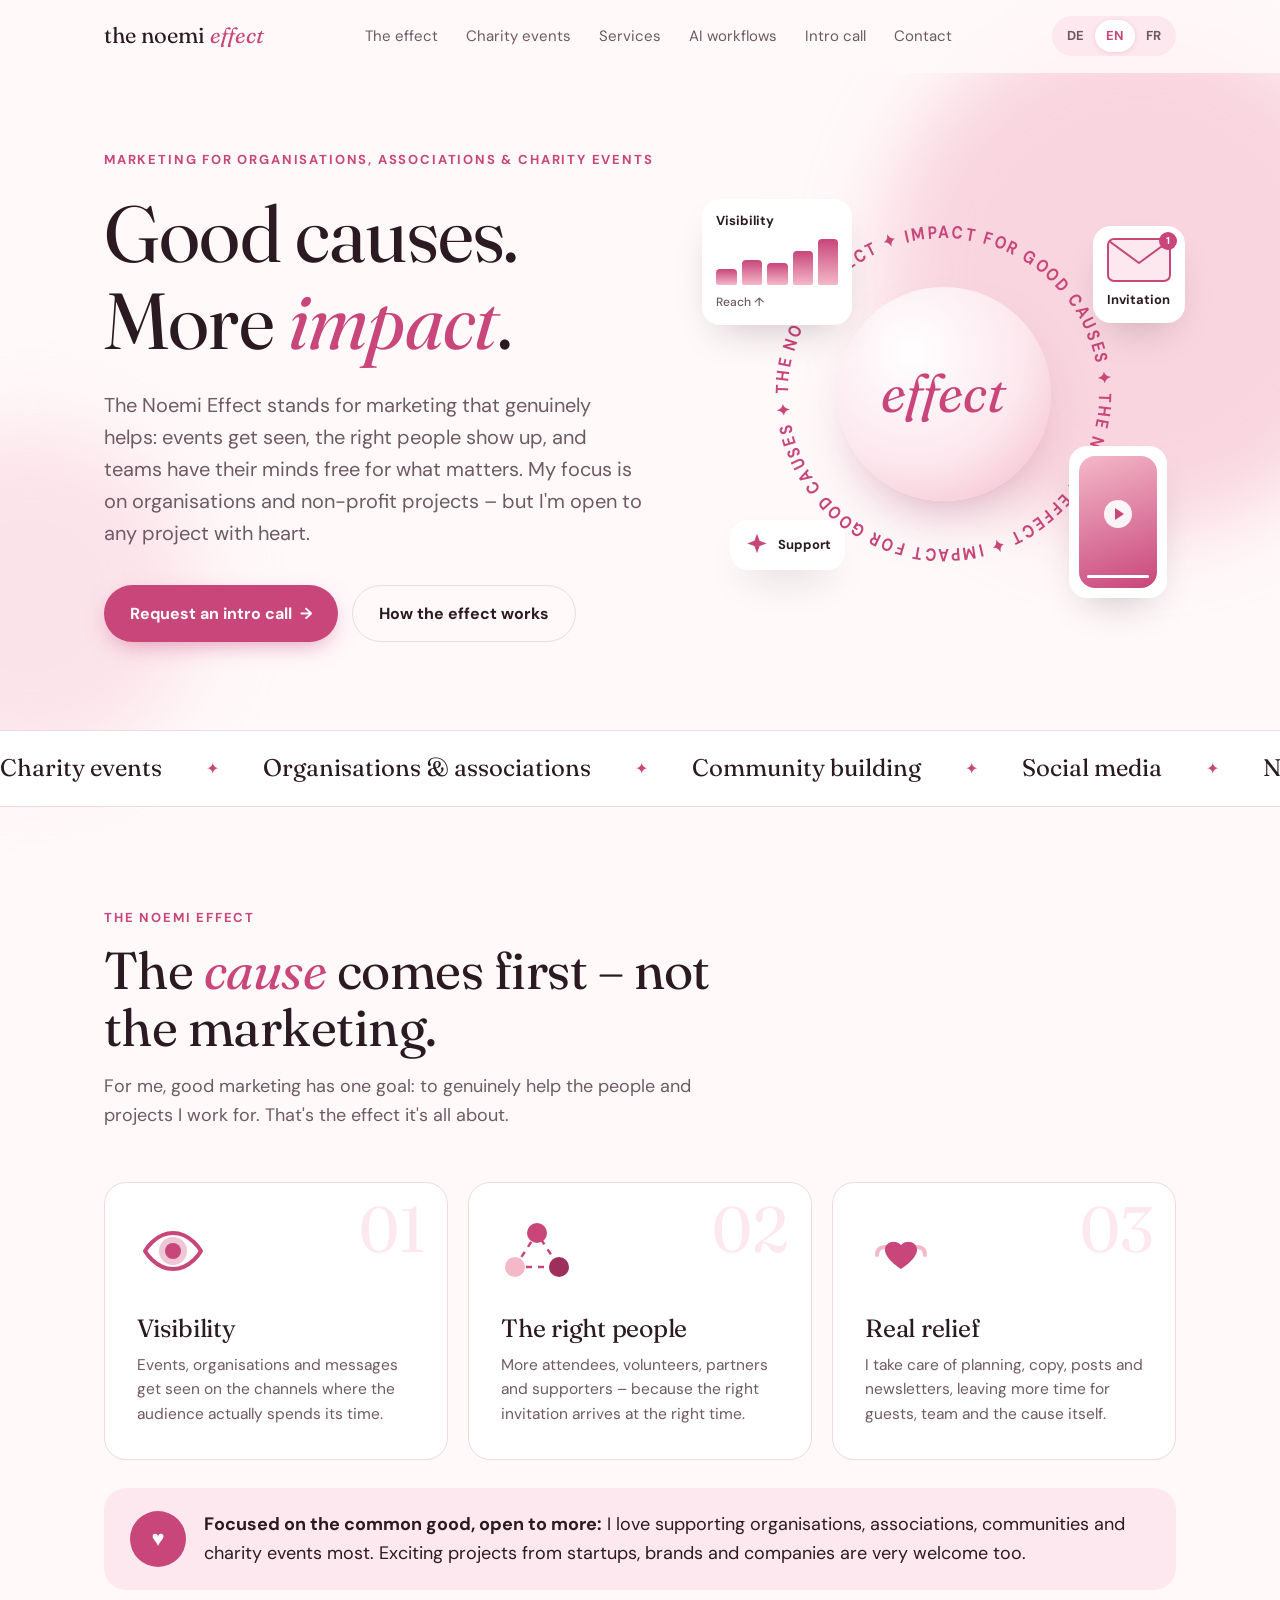
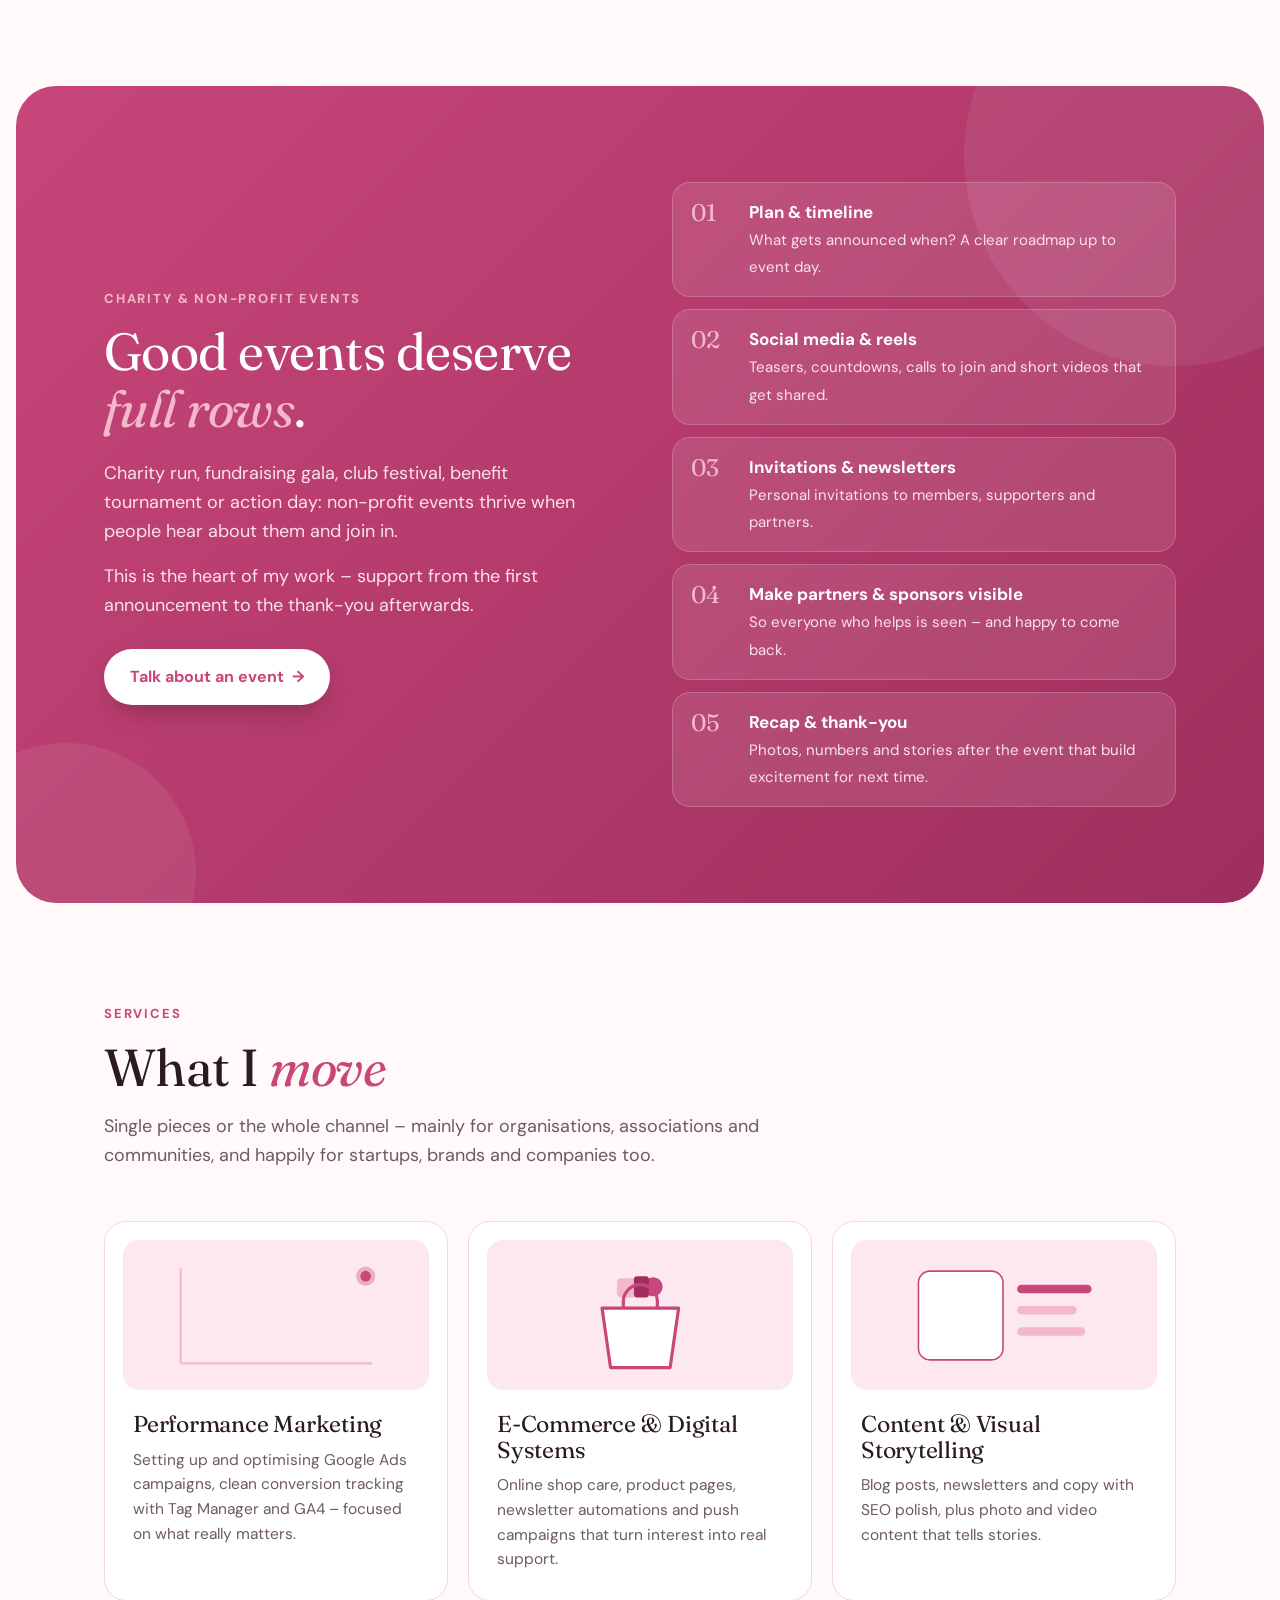
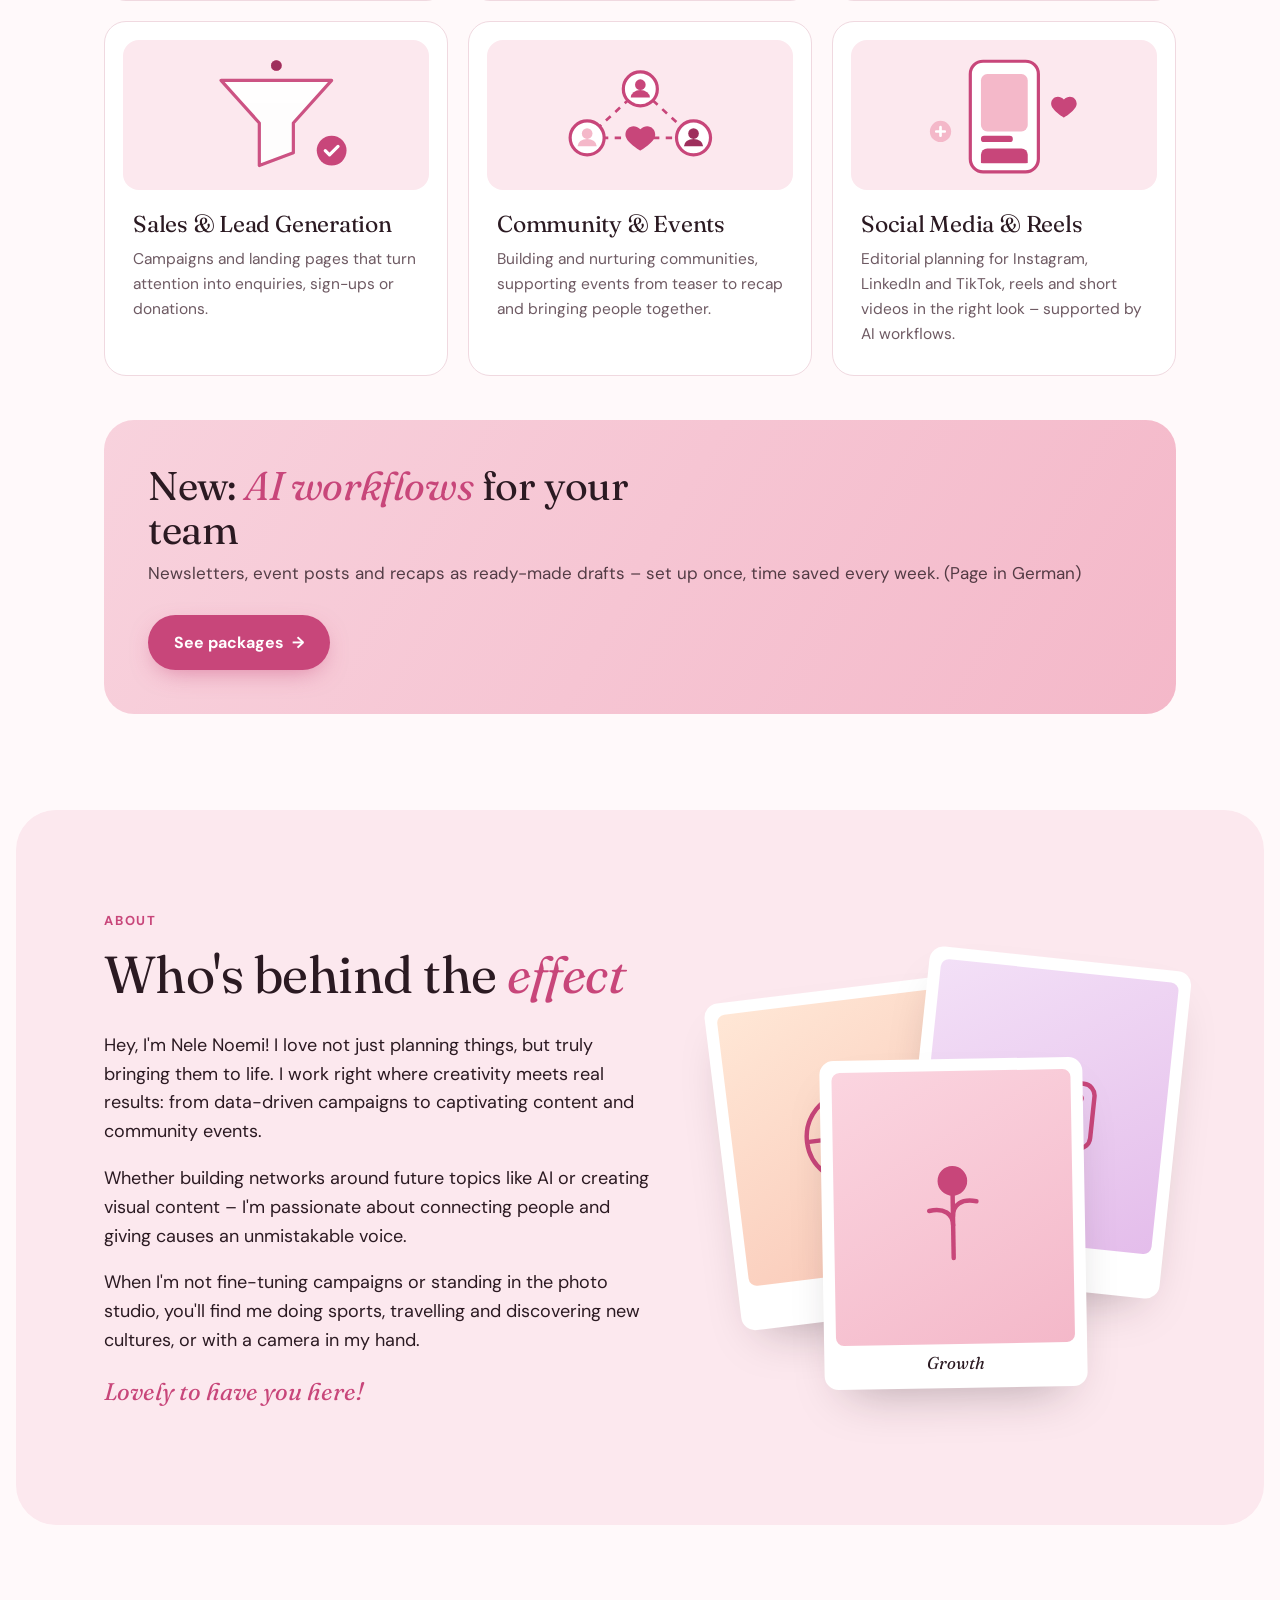
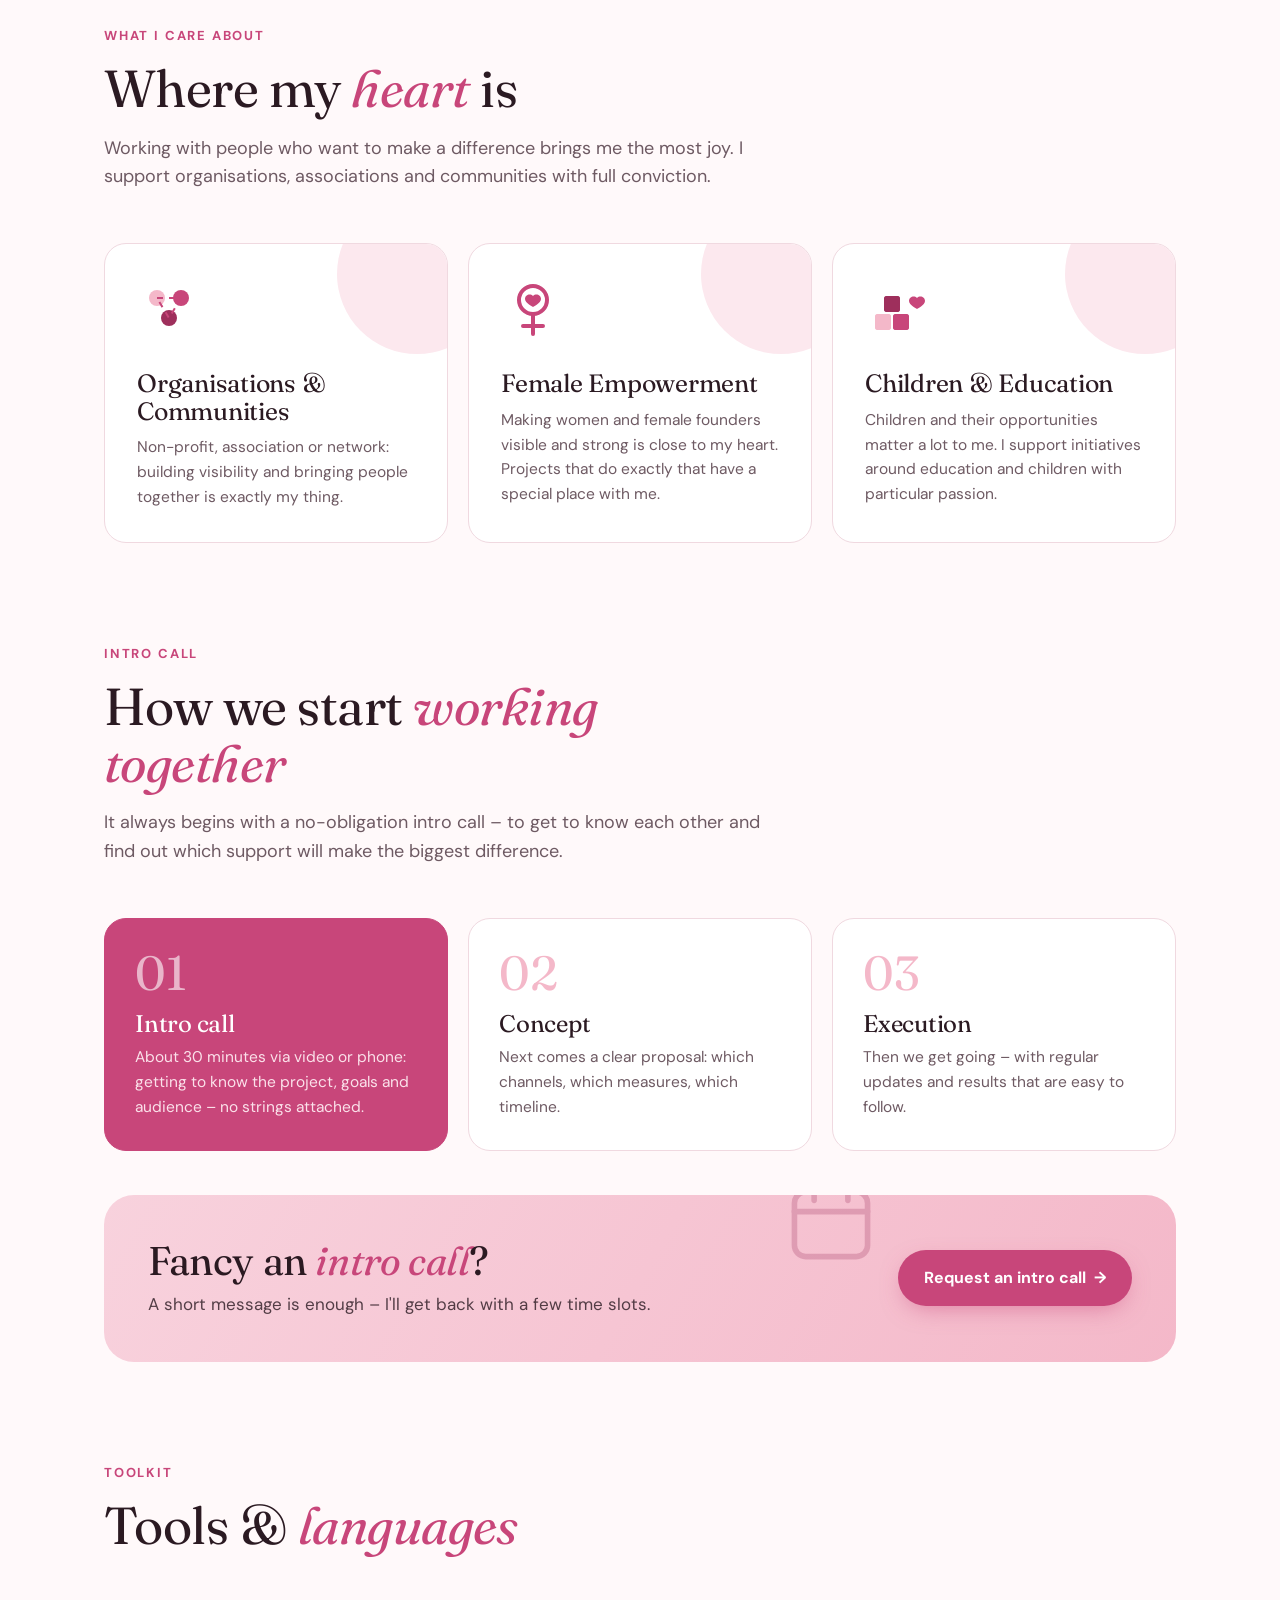
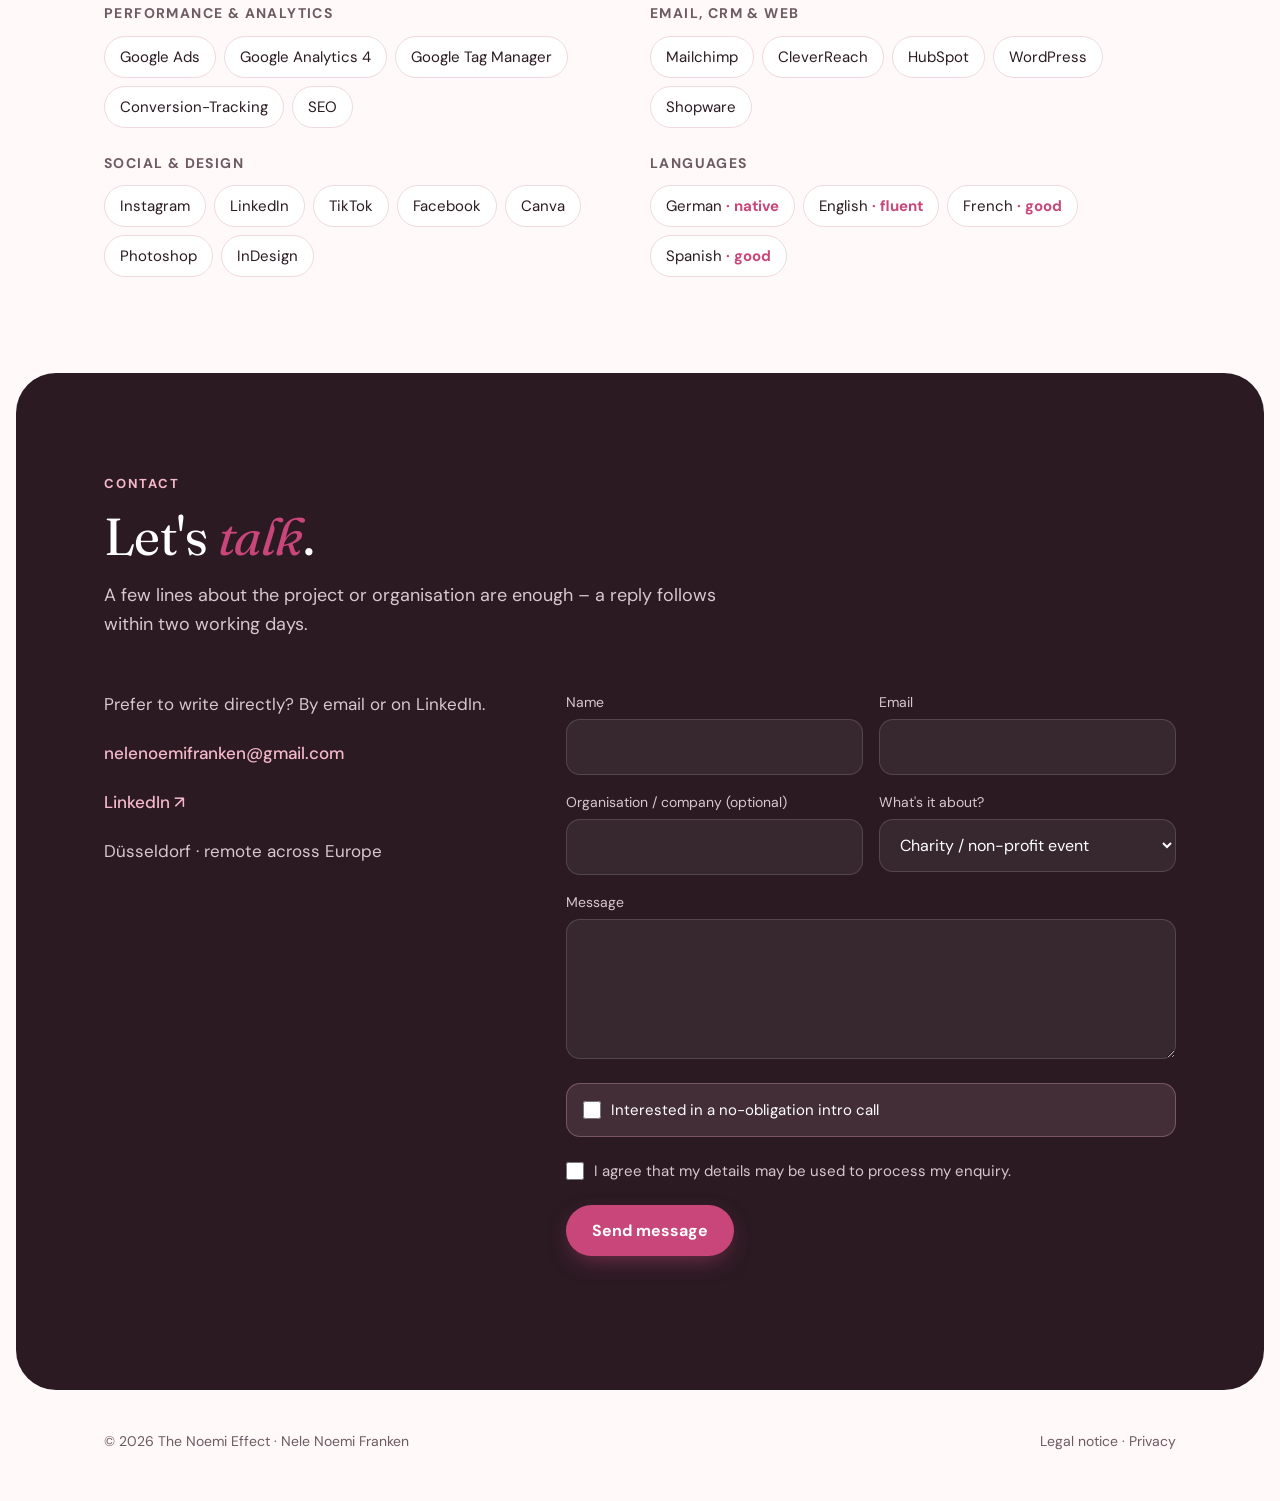
<file: index.html>
<!doctype html>
<html lang="de">
<head>
<meta charset="utf-8">
<meta name="viewport" content="width=device-width, initial-scale=1">
<title>The Noemi Effect</title>
<meta name="description" content="The Noemi Effect – Marketing mit Wirkung für Organisationen, Vereine und gemeinnützige Veranstaltungen. Von Nele Noemi Franken, Düsseldorf.">
<link rel="preconnect" href="https://fonts.googleapis.com">
<link rel="preconnect" href="https://fonts.gstatic.com" crossorigin>
<link href="https://fonts.googleapis.com/css2?family=Fraunces:ital,opsz,wght@0,9..144,400;0,9..144,600;1,9..144,400&family=DM+Sans:wght@400;500;700&display=swap" rel="stylesheet">
<style>
  :root{
    --bg:#FFF9FA; --surface:#FFFFFF; --blush:#FCE8EE; --rose:#F4B8C9; --rose-2:#F8D2DD;
    --accent:#C8467A; --accent-dark:#9E2F5C; --ink:#2B1A22; --muted:#6E5A63; --line:#F0D9E0;
    --radius:22px; --max:1120px;
  }
  *{box-sizing:border-box;margin:0;padding:0}
  html{scroll-behavior:smooth}
  body{font-family:"DM Sans",system-ui,sans-serif;background:var(--bg);color:var(--ink);line-height:1.6;font-size:17px;-webkit-font-smoothing:antialiased;overflow-x:hidden}
  a{color:inherit}
  .wrap{max-width:var(--max);margin:0 auto;padding:0 24px}
  h1,h2,h3{font-family:"Fraunces",Georgia,serif;font-weight:400;line-height:1.1;letter-spacing:-.01em}
  em{font-style:italic;color:var(--accent)}
  .eyebrow{font-size:13px;font-weight:700;letter-spacing:.14em;text-transform:uppercase;color:var(--accent)}

  /* NAV */
  header{position:sticky;top:0;z-index:20;background:rgba(255,249,250,.85);backdrop-filter:blur(12px);border-bottom:1px solid transparent;transition:border-color .3s}
  header.scrolled{border-color:var(--line)}
  .nav{display:flex;align-items:center;justify-content:space-between;height:72px;gap:16px}
  .logo{font-family:"Fraunces",serif;font-size:22px;text-decoration:none;white-space:nowrap}
  .logo span{color:var(--accent);font-style:italic}
  .links{display:flex;gap:28px;list-style:none;font-size:15px}
  .links a{text-decoration:none;color:var(--muted);transition:color .2s}
  .links a:hover{color:var(--accent)}
  .lang{display:flex;background:var(--blush);border-radius:999px;padding:4px}
  .lang button{border:0;background:none;font:inherit;font-size:13px;font-weight:700;padding:6px 11px;border-radius:999px;cursor:pointer;color:var(--muted);transition:all .2s}
  .lang button[aria-pressed="true"]{background:var(--surface);color:var(--accent);box-shadow:0 1px 4px rgba(200,70,122,.18)}

  /* BUTTONS */
  .btn{display:inline-flex;align-items:center;gap:8px;padding:15px 26px;border-radius:999px;font-weight:700;font-size:16px;text-decoration:none;border:0;cursor:pointer;font-family:inherit;transition:transform .2s,background .2s,box-shadow .2s,color .2s,border-color .2s}
  .btn-primary{background:var(--accent);color:#fff;box-shadow:0 8px 24px -8px rgba(200,70,122,.6)}
  .btn-primary:hover{background:var(--accent-dark);transform:translateY(-2px)}
  .btn-ghost{background:transparent;color:var(--ink);border:1.5px solid var(--line)}
  .btn-ghost:hover{border-color:var(--accent);color:var(--accent)}
  .btn .arr{transition:transform .2s}.btn:hover .arr{transform:translateX(3px)}

  /* HERO */
  html,body{overflow-x:clip}
  .hero{padding:72px 0 64px;position:relative;overflow-x:clip}
  .hero-grid{display:grid;grid-template-columns:1.1fr .9fr;gap:40px;align-items:center}
  .hero h1{font-size:clamp(44px,6.2vw,82px);margin:18px 0 24px}
  .hero p.lead{font-size:20px;color:var(--muted);max-width:540px}
  .cta{display:flex;gap:14px;margin-top:36px;flex-wrap:wrap}
  .blob{position:absolute;border-radius:50%;filter:blur(40px);z-index:-1;opacity:.55;animation:drift 18s ease-in-out infinite alternate}
  .blob.b1{width:520px;height:520px;right:-120px;top:-60px;background:var(--rose)}
  .blob.b2{width:340px;height:340px;left:-140px;bottom:-60px;background:var(--rose-2);animation-duration:22s}
  @keyframes drift{to{transform:translate(-40px,30px) scale(1.08)}}

  /* hero stage */
  .stage{position:relative;aspect-ratio:1;max-width:480px;width:100%;justify-self:center}
  .ring{position:absolute;inset:12%;animation:spin 28s linear infinite}
  .ring text{font-family:"DM Sans";font-size:10px;font-weight:700;letter-spacing:1.5px;fill:var(--accent);text-transform:uppercase}
  .core{position:absolute;inset:27%;border-radius:50%;background:radial-gradient(circle at 35% 30%,#fff 0%,var(--blush) 55%,var(--rose) 100%);display:grid;place-items:center;box-shadow:0 30px 60px -30px rgba(158,47,92,.5)}
  .core span{font-family:"Fraunces",serif;font-style:italic;font-size:clamp(34px,4.6vw,54px);color:var(--accent);animation:pulse 4s ease-in-out infinite}
  @keyframes spin{to{transform:rotate(360deg)}}
  @keyframes pulse{50%{transform:scale(1.06)}}
  .float{position:absolute;background:var(--surface);border-radius:18px;padding:12px 14px;box-shadow:0 18px 40px -18px rgba(43,26,34,.28);font-size:13px;font-weight:700;display:flex;flex-direction:column;gap:8px;animation:bob 6s ease-in-out infinite}
  .float small{font-weight:500;color:var(--muted);font-size:12px}
  @keyframes bob{50%{transform:translateY(-12px)}}
  .f-ads{left:-2%;top:8%;width:150px}
  .f-mail{right:-2%;top:14%;animation-delay:-2s}
  .f-reel{right:2%;bottom:6%;animation-delay:-4s;padding:10px}
  .f-ai{left:4%;bottom:12%;animation-delay:-1s;flex-direction:row;align-items:center}
  .bars{display:flex;align-items:flex-end;gap:5px;height:46px}
  .bars i{flex:1;background:linear-gradient(var(--accent),var(--rose));border-radius:4px 4px 2px 2px;transform-origin:bottom;animation:grow 2.6s ease-in-out infinite}
  .bars i:nth-child(1){height:35%}.bars i:nth-child(2){height:55%;animation-delay:.15s}.bars i:nth-child(3){height:48%;animation-delay:.3s}.bars i:nth-child(4){height:75%;animation-delay:.45s}.bars i:nth-child(5){height:100%;animation-delay:.6s}
  @keyframes grow{0%,100%{transform:scaleY(.35)}50%{transform:scaleY(1)}}
  .env{width:64px;height:44px;position:relative}
  .env svg{width:100%;height:100%}
  .env .flap{transform-origin:50% 0;animation:flap 3s ease-in-out infinite}
  @keyframes flap{0%,40%,100%{transform:scaleY(1)}60%,80%{transform:scaleY(-1)}}
  .env .dotn{position:absolute;right:-6px;top:-6px;width:18px;height:18px;border-radius:50%;background:var(--accent);color:#fff;font-size:10px;display:grid;place-items:center;animation:pop 3s ease-in-out infinite}
  @keyframes pop{0%,55%{transform:scale(0)}65%{transform:scale(1.2)}75%,100%{transform:scale(1)}}
  .phone{width:78px;height:132px;border-radius:16px;background:linear-gradient(160deg,var(--rose) 0%,var(--accent) 100%);position:relative;overflow:hidden}
  .phone .play{position:absolute;left:50%;top:44%;transform:translate(-50%,-50%);width:28px;height:28px;border-radius:50%;background:rgba(255,255,255,.9);display:grid;place-items:center}
  .phone .play::after{content:"";border-left:9px solid var(--accent);border-top:6px solid transparent;border-bottom:6px solid transparent;margin-left:3px}
  .phone .prog{position:absolute;left:8px;right:8px;bottom:10px;height:3px;background:rgba(255,255,255,.35);border-radius:3px;overflow:hidden}
  .phone .prog::after{content:"";position:absolute;inset:0;background:#fff;transform-origin:left;animation:prog 4s linear infinite}
  @keyframes prog{from{transform:scaleX(0)}to{transform:scaleX(1)}}
  .heart{position:absolute;right:10px;bottom:20px;color:#fff;font-size:13px;opacity:0;animation:rise 2.4s ease-out infinite}
  .heart:nth-of-type(2){right:20px;animation-delay:.8s}.heart:nth-of-type(3){right:6px;animation-delay:1.6s}
  @keyframes rise{0%{opacity:0;transform:translateY(0) scale(.6)}20%{opacity:1}100%{opacity:0;transform:translateY(-70px) scale(1.1)}}
  .spark{width:26px;height:26px;color:var(--accent);animation:twinkle 3s ease-in-out infinite}
  @keyframes twinkle{50%{transform:rotate(90deg) scale(1.2)}}

  /* MARQUEE */
  .marquee{overflow:hidden;border-block:1px solid var(--line);background:var(--surface);padding:18px 0;margin-top:24px}
  .track{display:flex;gap:44px;width:max-content;animation:scroll 34s linear infinite}
  .track span{font-family:"Fraunces",serif;font-size:24px;white-space:nowrap;display:flex;align-items:center;gap:44px}
  .track span::after{content:"✦";color:var(--accent);font-size:16px}
  @keyframes scroll{to{transform:translateX(-50%)}}

  /* SECTIONS */
  section{padding:96px 0}
  .head{max-width:660px;margin-bottom:52px}
  .head h2{font-size:clamp(34px,4.4vw,52px);margin-top:12px}
  .head p{color:var(--muted);margin-top:16px;font-size:18px}

  /* SERVICES */
  .services{display:grid;grid-template-columns:repeat(3,1fr);gap:20px}
  .card{background:var(--surface);border:1px solid var(--line);border-radius:var(--radius);padding:18px 18px 28px;transition:transform .25s,box-shadow .25s,border-color .25s}
  .card:hover{transform:translateY(-6px);border-color:var(--rose);box-shadow:0 22px 44px -24px rgba(200,70,122,.4)}
  .card h3{font-size:23px;margin:22px 10px 10px}
  .card p{color:var(--muted);font-size:15.5px;margin:0 10px}
  .scene{height:150px;border-radius:16px;background:var(--blush);position:relative;overflow:hidden;display:grid;place-items:center}
  .scene *{animation-play-state:paused}
  .in .scene *, .scene.in *{animation-play-state:running}
  .scene svg{width:78%;height:78%;overflow:visible}

  /* scene: chart */
  .draw{stroke-dasharray:300;stroke-dashoffset:300;animation:draw 3.2s ease-in-out infinite}
  @keyframes draw{0%{stroke-dashoffset:300}55%,100%{stroke-dashoffset:0}}
  .ping{transform-box:fill-box;transform-origin:center;animation:ping 3.2s ease-out infinite}
  @keyframes ping{0%,50%{opacity:0;transform:scale(.4)}60%{opacity:1;transform:scale(1)}100%{opacity:0;transform:scale(2.4)}}
  /* scene: shop */
  .drop{transform-box:fill-box;animation:drop 2.8s cubic-bezier(.5,0,.6,1.4) infinite}
  .drop.d2{animation-delay:.9s}.drop.d3{animation-delay:1.8s}
  @keyframes drop{0%{transform:translateY(-70px);opacity:0}25%{opacity:1}55%,100%{transform:translateY(0);opacity:0}}
  .bag{transform-box:fill-box;transform-origin:bottom;animation:squish 2.8s ease-in-out infinite}
  @keyframes squish{0%,45%,100%{transform:scale(1)}55%{transform:scale(1.08,.92)}}
  /* scene: content */
  .write{transform-box:fill-box;transform-origin:left;animation:write 4s ease-in-out infinite}
  .write.w2{animation-delay:.5s}.write.w3{animation-delay:1s}
  @keyframes write{0%{transform:scaleX(0)}40%,80%{transform:scaleX(1)}100%{transform:scaleX(0)}}
  .flash{animation:flash 4s ease-in-out infinite}
  @keyframes flash{0%,88%,100%{opacity:0}92%{opacity:.9}}
  /* scene: funnel */
  .fall{transform-box:fill-box;animation:fall 2.4s ease-in infinite}
  .fall.f2{animation-delay:.6s}.fall.f3{animation-delay:1.2s}.fall.f4{animation-delay:1.8s}
  @keyframes fall{0%{transform:translate(var(--x,0),-10px);opacity:0}15%{opacity:1}100%{transform:translate(0,100px);opacity:0}}
  .coin{transform-box:fill-box;transform-origin:center;animation:coin 2.4s ease-in-out infinite}
  @keyframes coin{0%,60%{transform:scale(0)}75%{transform:scale(1.2)}85%,100%{transform:scale(1)}}
  /* scene: community */
  .link{stroke-dasharray:6 6;animation:dash 1.4s linear infinite}
  @keyframes dash{to{stroke-dashoffset:-24}}
  .node{transform-box:fill-box;transform-origin:center;animation:node 3s ease-in-out infinite}
  .node.n2{animation-delay:1s}.node.n3{animation-delay:2s}
  @keyframes node{50%{transform:scale(1.15)}}
  .beat{transform-box:fill-box;transform-origin:center;animation:beat 1.2s ease-in-out infinite}
  @keyframes beat{0%,100%{transform:scale(1)}15%{transform:scale(1.25)}30%{transform:scale(1)}45%{transform:scale(1.15)}}
  /* scene: social feed */
  .feed{animation:feed 6s cubic-bezier(.7,0,.3,1) infinite}
  @keyframes feed{0%,25%{transform:translateY(0)}33%,58%{transform:translateY(-62px)}66%,91%{transform:translateY(-124px)}100%{transform:translateY(-186px)}}

  /* ABOUT */
  .about{background:var(--blush);border-radius:40px;margin:0 16px}
  .about-grid{display:grid;grid-template-columns:1.1fr .9fr;gap:64px;align-items:center}
  .about-text p{margin-bottom:18px;font-size:18px}
  .about-text .sign{font-family:"Fraunces",serif;font-style:italic;font-size:24px;color:var(--accent)}
  .polaroids{position:relative;height:420px}
  .pol{position:absolute;width:58%;aspect-ratio:4/5;background:var(--surface);border-radius:14px;padding:12px 12px 44px;box-shadow:0 24px 50px -24px rgba(43,26,34,.35);transition:transform .4s}
  .pol .ph{width:100%;height:100%;border-radius:8px;display:grid;place-items:center;overflow:hidden}
  .pol .ph svg{width:62%;height:62%}
  .pol b{position:absolute;left:0;right:0;bottom:12px;text-align:center;font-family:"Fraunces",serif;font-style:italic;font-weight:400;font-size:17px}
  .pol.p1{left:0;top:30px;transform:rotate(-7deg)}
  .pol.p2{right:0;top:0;transform:rotate(6deg)}
  .pol.p3{left:22%;bottom:-10px;transform:rotate(-1deg);z-index:2}
  .polaroids:hover .p1{transform:rotate(-11deg) translate(-12px,-6px)}
  .polaroids:hover .p2{transform:rotate(10deg) translate(12px,-6px)}
  .polaroids:hover .p3{transform:rotate(0) translateY(10px)}
  .ph.c1{background:linear-gradient(150deg,#FBD5E0,#F4B8C9)}
  .ph.c2{background:linear-gradient(150deg,#FFE7D6,#F9C6B5)}
  .ph.c3{background:linear-gradient(150deg,#F3E0F7,#E4BDEB)}
  .sway{transform-box:fill-box;transform-origin:bottom;animation:sway 4s ease-in-out infinite}
  @keyframes sway{50%{transform:rotate(6deg)}}
  .orbit{transform-box:view-box;transform-origin:50px 50px;animation:spin 10s linear infinite}

  /* VALUES */
  .values{display:grid;grid-template-columns:repeat(3,1fr);gap:20px}
  .value{border-radius:var(--radius);padding:32px;background:var(--surface);border:1px solid var(--line);position:relative;overflow:hidden}
  .value::before{content:"";position:absolute;width:160px;height:160px;border-radius:50%;background:var(--blush);right:-50px;top:-50px;transition:transform .5s}
  .value:hover::before{transform:scale(1.6)}
  .value > *{position:relative}
  .value .vi{width:64px;height:64px;margin-bottom:22px}
  .value h3{font-size:25px;margin-bottom:10px}
  .value p{color:var(--muted);font-size:15.5px}

  /* PROCESS / ERSTGESPRÄCH */
  .steps{display:grid;grid-template-columns:repeat(3,1fr);gap:20px;counter-reset:s;position:relative}
  .step{background:var(--surface);border:1px solid var(--line);border-radius:var(--radius);padding:30px}
  .step .num{font-family:"Fraunces",serif;font-size:48px;color:var(--rose);line-height:1}
  .step h3{font-size:24px;margin:14px 0 8px}
  .step p{color:var(--muted);font-size:15.5px}
  .step.hl{background:var(--accent);border-color:var(--accent);color:#fff}
  .step.hl .num{color:#fff;opacity:.6}.step.hl p{color:#FBE1EA}
  .band{margin-top:44px;border-radius:30px;background:linear-gradient(120deg,var(--rose-2),var(--rose));padding:44px;display:flex;align-items:center;justify-content:space-between;gap:28px;flex-wrap:wrap;position:relative;overflow:hidden}
  .band h3{font-size:clamp(28px,3.4vw,40px);max-width:560px}
  .band p{color:var(--ink);opacity:.8;margin-top:8px}
  .band .cal{position:absolute;right:28%;top:-20px;width:90px;opacity:.25;animation:bob 6s ease-in-out infinite}

  /* EFFECT */
  .effects{display:grid;grid-template-columns:repeat(3,1fr);gap:20px;position:relative}
  .effect{background:var(--surface);border:1px solid var(--line);border-radius:var(--radius);padding:32px;position:relative;overflow:hidden;transition:transform .25s,box-shadow .25s}
  .effect:hover{transform:translateY(-6px);box-shadow:0 22px 44px -24px rgba(200,70,122,.4)}
  .effect .en{position:absolute;right:22px;top:14px;font-family:"Fraunces",serif;font-size:64px;color:var(--blush);line-height:1}
  .effect svg{width:72px;height:72px;margin-bottom:20px;position:relative}
  .effect h3{font-size:25px;margin-bottom:10px}
  .effect p{color:var(--muted);font-size:15.5px}
  .you{display:flex;align-items:center;gap:18px;margin-top:28px;padding:22px 26px;border-radius:var(--radius);background:var(--blush);font-size:18px}
  .you b{flex:none;width:56px;height:56px;border-radius:50%;background:var(--accent);color:#fff;display:grid;place-items:center;font-family:"Fraunces",serif;font-weight:400;font-size:22px;animation:pulse 3s ease-in-out infinite}

  /* NONPROFIT EVENTS */
  .np{background:linear-gradient(135deg,var(--accent) 0%,var(--accent-dark) 100%);color:#fff;border-radius:40px;margin:0 16px;position:relative;overflow:hidden}
  .np::before,.np::after{content:"";position:absolute;border-radius:50%;background:rgba(255,255,255,.07);animation:drift 16s ease-in-out infinite alternate}
  .np::before{width:420px;height:420px;right:-120px;top:-140px}
  .np::after{width:260px;height:260px;left:-80px;bottom:-100px;animation-duration:20s}
  .np .eyebrow{color:var(--rose)}
  .np-grid{display:grid;grid-template-columns:1fr 1fr;gap:64px;align-items:center;position:relative;z-index:1}
  .np h2{font-size:clamp(34px,4.4vw,52px);margin:12px 0 22px}
  .np h2 em{color:var(--rose)}
  .np p{color:#FBE1EA;font-size:18px;margin-bottom:16px}
  .np .btn{background:#fff;color:var(--accent);margin-top:14px;box-shadow:0 10px 30px -10px rgba(0,0,0,.35)}
  .np .btn:hover{background:var(--blush);transform:translateY(-2px)}
  .np-list{list-style:none;display:grid;gap:12px;counter-reset:np}
  .np-list li{counter-increment:np;display:grid;grid-template-columns:44px 1fr;gap:14px;align-items:start;background:rgba(255,255,255,.1);border:1px solid rgba(255,255,255,.18);border-radius:18px;padding:16px 18px;transition:background .25s,transform .25s}
  .np-list li:hover{background:rgba(255,255,255,.18);transform:translateX(6px)}
  .np-list li::before{content:counter(np,decimal-leading-zero);font-family:"Fraunces",serif;font-size:24px;color:var(--rose);line-height:1.2}
  .np-list b{display:block;font-size:17px}
  .np-list span{color:#FBE1EA;font-size:15px}

  /* TOOLS */
  .tool-groups{display:grid;grid-template-columns:repeat(2,1fr);gap:28px 20px}
  .tool-group h3{font-family:"DM Sans",sans-serif;font-size:14px;font-weight:700;letter-spacing:.1em;text-transform:uppercase;color:var(--muted);margin-bottom:14px}
  .chips{display:flex;flex-wrap:wrap;gap:8px}
  .chip{background:var(--surface);border:1px solid var(--line);border-radius:999px;padding:8px 15px;font-size:15px;transition:all .2s}
  .chip:hover{border-color:var(--accent);color:var(--accent);transform:translateY(-2px)}
  .chip b{color:var(--accent);font-weight:700}

  /* CONTACT */
  .contact{background:var(--ink);color:#fff;border-radius:40px;margin:0 16px}
  .contact .head p{color:#D9C6CE}
  .contact .eyebrow{color:var(--rose)}
  .contact-grid{display:grid;grid-template-columns:.8fr 1.2fr;gap:56px}
  .contact-info p{color:#D9C6CE;margin-bottom:22px}
  .contact-info a{color:var(--rose);text-decoration:none;font-weight:500}
  .contact-info a:hover{text-decoration:underline}
  form{display:grid;gap:16px}
  .row{display:grid;grid-template-columns:1fr 1fr;gap:16px}
  label{display:block;font-size:14px;color:#D9C6CE;margin-bottom:6px}
  input,select,textarea{width:100%;font:inherit;font-size:16px;padding:14px 16px;border-radius:14px;border:1px solid rgba(255,255,255,.14);background:rgba(255,255,255,.06);color:#fff;transition:border-color .2s,background .2s}
  select option{color:var(--ink)}
  textarea{min-height:140px;resize:vertical}
  input:focus,select:focus,textarea:focus{outline:none;border-color:var(--rose);background:rgba(255,255,255,.1)}
  .hp{position:absolute;left:-9999px}
  .check{display:flex;gap:10px;align-items:flex-start;font-size:15px;color:#D9C6CE}
  .check input{width:18px;height:18px;margin-top:3px;accent-color:var(--accent);flex:none}
  .check.call{background:rgba(244,184,201,.12);border:1px solid rgba(244,184,201,.3);border-radius:14px;padding:14px 16px;color:#fff}
  .status{font-size:15px;min-height:22px}
  .status.ok{color:#9FE3BE}.status.err{color:#FFB3C6}
  form .btn-primary{justify-self:start}
  form .btn-primary:disabled{opacity:.6;cursor:wait;transform:none}

  footer{padding:40px 0 48px;color:var(--muted);font-size:14px}
  .foot{display:flex;justify-content:space-between;gap:16px;flex-wrap:wrap}
  footer a{text-decoration:none}
  footer a:hover{color:var(--accent)}

  .reveal{opacity:0;transform:translateY(22px);transition:opacity .8s ease,transform .8s ease}
  .reveal.in{opacity:1;transform:none}
  .services .reveal:nth-child(3n+2),.values .reveal:nth-child(2),.steps .reveal:nth-child(2){transition-delay:.12s}
  .services .reveal:nth-child(3n),.values .reveal:nth-child(3),.steps .reveal:nth-child(3){transition-delay:.24s}

  @media (prefers-reduced-motion:reduce){
    *,*::before,*::after{animation:none!important;transition:none!important}
    .reveal{opacity:1;transform:none}html{scroll-behavior:auto}
    .draw{stroke-dashoffset:0}
  }
  @media (max-width:960px){
    .links{display:none}
    .hero-grid,.about-grid,.contact-grid{grid-template-columns:1fr;gap:44px}
    .stage{max-width:400px}
    .services,.values,.steps,.effects{grid-template-columns:1fr 1fr}
    .np-grid{grid-template-columns:1fr;gap:40px}
  }
  @media (max-width:640px){
    .wrap{padding:0 16px}
    .hero{padding:44px 0 40px}
    section{padding:72px 0}
    .services,.values,.steps,.effects,.tool-groups,.row{grid-template-columns:1fr}
    .about,.contact,.np{margin:0 8px;border-radius:28px}
    .you{flex-direction:column;align-items:flex-start;font-size:17px}
    .logo{font-size:19px}
    .lang button{padding:6px 9px}
    .stage{max-width:330px}
    .f-ads{width:124px}
    .phone{width:62px;height:106px}
    .polaroids{height:340px}
    .band{padding:30px}
    .band .cal{display:none}
    .track span{font-size:20px}
  }
</style>
</head>
<body>

<header id="top">
  <nav class="wrap nav">
    <a href="#top" class="logo">the noemi <span>effect</span></a>
    <ul class="links">
      <li><a href="#effekt" data-i18n="nav.effect"></a></li>
      <li><a href="#events" data-i18n="nav.events"></a></li>
      <li><a href="#leistungen" data-i18n="nav.services"></a></li>
      <li><a href="ki-workflows.html" data-i18n="nav.ai"></a></li>
      <li><a href="#erstgespraech" data-i18n="nav.call"></a></li>
      <li><a href="#kontakt" data-i18n="nav.contact"></a></li>
    </ul>
    <div class="lang" role="group" aria-label="Language">
      <button type="button" data-lang="de" aria-pressed="true">DE</button>
      <button type="button" data-lang="en" aria-pressed="false">EN</button>
      <button type="button" data-lang="fr" aria-pressed="false">FR</button>
    </div>
  </nav>
</header>

<main>
  <!-- HERO -->
  <section class="hero">
    <div class="blob b1"></div><div class="blob b2"></div>
    <div class="wrap hero-grid">
      <div class="reveal">
        <span class="eyebrow" data-i18n="hero.eyebrow"></span>
        <h1 data-i18n-html="hero.title"></h1>
        <p class="lead" data-i18n="hero.lead"></p>
        <div class="cta">
          <a href="#kontakt" class="btn btn-primary js-call"><span data-i18n="hero.cta1"></span><span class="arr">→</span></a>
          <a href="#effekt" class="btn btn-ghost" data-i18n="hero.cta2"></a>
        </div>
      </div>

      <div class="stage reveal" aria-hidden="true">
        <svg class="ring" viewBox="0 0 200 200">
          <defs><path id="circ" d="M100,100 m-88,0 a88,88 0 1,1 176,0 a88,88 0 1,1 -176,0"/></defs>
          <text><textPath href="#circ" id="ringtext"></textPath></text>
        </svg>
        <div class="core"><span>effect</span></div>

        <div class="float f-ads"><span data-i18n="fl.ads"></span><div class="bars"><i></i><i></i><i></i><i></i><i></i></div><small data-i18n="fl.ads2"></small></div>
        <div class="float f-mail">
          <div class="env"><svg viewBox="0 0 64 44" fill="none"><rect x="1" y="1" width="62" height="42" rx="6" fill="#FCE8EE" stroke="#C8467A" stroke-width="2"/><path class="flap" d="M2 3 32 25 62 3" stroke="#C8467A" stroke-width="2" stroke-linejoin="round"/></svg><span class="dotn">1</span></div>
          <span data-i18n="fl.mail"></span>
        </div>
        <div class="float f-reel"><div class="phone"><div class="play"></div><span class="heart">♥</span><span class="heart">♥</span><span class="heart">♥</span><div class="prog"></div></div></div>
        <div class="float f-ai"><svg class="spark" viewBox="0 0 24 24" fill="currentColor"><path d="M12 1.5l2.4 6.6L21 10.5l-6.6 2.4L12 19.5l-2.4-6.6L3 10.5l6.6-2.4z"/></svg><span data-i18n="fl.ai"></span></div>
      </div>
    </div>
  </section>

  <div class="marquee" aria-hidden="true"><div class="track" id="track"></div></div>

  <!-- DER EFFEKT -->
  <section id="effekt">
    <div class="wrap">
      <div class="head reveal">
        <span class="eyebrow" data-i18n="eff.eyebrow"></span>
        <h2 data-i18n-html="eff.title"></h2>
        <p data-i18n="eff.lead"></p>
      </div>
      <div class="effects">
        <article class="effect reveal"><span class="en">01</span>
          <svg viewBox="0 0 72 72" fill="none" aria-hidden="true"><circle class="ping" cx="36" cy="36" r="14" fill="#C8467A" opacity=".3"/><path d="M8 36s10-18 28-18 28 18 28 18-10 18-28 18S8 36 8 36z" stroke="#C8467A" stroke-width="4" stroke-linejoin="round"/><circle cx="36" cy="36" r="8" fill="#C8467A"/></svg>
          <h3 data-i18n="e1.t"></h3><p data-i18n="e1.d"></p></article>
        <article class="effect reveal"><span class="en">02</span>
          <svg viewBox="0 0 72 72" fill="none" aria-hidden="true"><path class="link" d="M14 52 36 18 58 52Z" stroke="#C8467A" stroke-width="2.5"/><g class="node"><circle cx="36" cy="18" r="10" fill="#C8467A"/></g><g class="node n2"><circle cx="14" cy="52" r="10" fill="#F4B8C9"/></g><g class="node n3"><circle cx="58" cy="52" r="10" fill="#9E2F5C"/></g></svg>
          <h3 data-i18n="e2.t"></h3><p data-i18n="e2.d"></p></article>
        <article class="effect reveal"><span class="en">03</span>
          <svg viewBox="0 0 72 72" fill="none" aria-hidden="true"><path d="M12 40c0-8 8-10 14-6l10 8 10-8c6-4 14-2 14 6" stroke="#F4B8C9" stroke-width="4" stroke-linecap="round"/><path class="beat" d="M36 30c-6-6-16-3-16 5 0 9 16 19 16 19s16-10 16-19c0-8-10-11-16-5z" fill="#C8467A"/></svg>
          <h3 data-i18n="e3.t"></h3><p data-i18n="e3.d"></p></article>
      </div>
      <div class="you reveal"><b data-i18n="you.b"></b><span data-i18n-html="you.t"></span></div>
    </div>
  </section>

  <!-- GEMEINNÜTZIGE EVENTS -->
  <section id="events" class="np">
    <div class="wrap np-grid">
      <div class="reveal">
        <span class="eyebrow" data-i18n="np.eyebrow"></span>
        <h2 data-i18n-html="np.title"></h2>
        <p data-i18n="np.p1"></p>
        <p data-i18n="np.p2"></p>
        <a href="#kontakt" class="btn js-call"><span data-i18n="np.cta"></span><span class="arr">→</span></a>
      </div>
      <ol class="np-list reveal">
        <li><div><b data-i18n="np1.t"></b><span data-i18n="np1.d"></span></div></li>
        <li><div><b data-i18n="np2.t"></b><span data-i18n="np2.d"></span></div></li>
        <li><div><b data-i18n="np3.t"></b><span data-i18n="np3.d"></span></div></li>
        <li><div><b data-i18n="np4.t"></b><span data-i18n="np4.d"></span></div></li>
        <li><div><b data-i18n="np5.t"></b><span data-i18n="np5.d"></span></div></li>
      </ol>
    </div>
  </section>

  <!-- SERVICES -->
  <section id="leistungen">
    <div class="wrap">
      <div class="head reveal">
        <span class="eyebrow" data-i18n="services.eyebrow"></span>
        <h2 data-i18n-html="services.title"></h2>
        <p data-i18n="services.lead"></p>
      </div>
      <div class="services">
        <!-- Performance -->
        <article class="card reveal">
          <div class="scene"><svg viewBox="0 0 200 110" fill="none">
            <path d="M10 100H190M10 10V100" stroke="#F4B8C9" stroke-width="2"/>
            <path class="draw" d="M14 90 50 72 80 80 112 50 142 58 184 18" stroke="#C8467A" stroke-width="4" stroke-linecap="round" stroke-linejoin="round"/>
            <circle class="ping" cx="184" cy="18" r="9" fill="#C8467A" opacity=".35"/>
            <circle cx="184" cy="18" r="5" fill="#C8467A"/>
          </svg></div>
          <h3 data-i18n="s1.t"></h3><p data-i18n="s1.d"></p>
        </article>
        <!-- E-Commerce -->
        <article class="card reveal">
          <div class="scene"><svg viewBox="0 0 200 110" fill="none">
            <rect class="drop" x="78" y="20" width="18" height="18" rx="4" fill="#F4B8C9"/>
            <circle class="drop d2" cx="112" cy="28" r="9" fill="#C8467A"/>
            <rect class="drop d3" x="94" y="18" width="14" height="20" rx="3" fill="#9E2F5C"/>
            <g class="bag"><path d="M64 48h72l-8 56H72z" fill="#fff" stroke="#C8467A" stroke-width="3" stroke-linejoin="round"/><path d="M84 48v-6a16 16 0 0 1 32 0v6" stroke="#C8467A" stroke-width="3"/></g>
          </svg></div>
          <h3 data-i18n="s2.t"></h3><p data-i18n="s2.d"></p>
        </article>
        <!-- Content -->
        <article class="card reveal">
          <div class="scene"><svg viewBox="0 0 200 110" fill="none">
            <rect x="20" y="14" width="78" height="82" rx="10" fill="#fff" stroke="#C8467A" stroke-width="3"/>
            <circle cx="46" cy="40" r="9" fill="#F4B8C9"/><path d="M26 86 50 60l16 16 10-10 18 20" stroke="#C8467A" stroke-width="3" stroke-linejoin="round"/>
            <rect class="flash" x="20" y="14" width="78" height="82" rx="10" fill="#fff"/>
            <rect class="write" x="112" y="26" width="70" height="8" rx="4" fill="#C8467A"/>
            <rect class="write w2" x="112" y="46" width="56" height="8" rx="4" fill="#F4B8C9"/>
            <rect class="write w3" x="112" y="66" width="64" height="8" rx="4" fill="#F4B8C9"/>
          </svg></div>
          <h3 data-i18n="s3.t"></h3><p data-i18n="s3.d"></p>
        </article>
        <!-- Sales -->
        <article class="card reveal">
          <div class="scene"><svg viewBox="0 0 200 110" fill="none">
            <circle class="fall" style="--x:-26px" cx="100" cy="8" r="5" fill="#F4B8C9"/>
            <circle class="fall f2" style="--x:22px" cx="100" cy="8" r="5" fill="#C8467A"/>
            <circle class="fall f3" style="--x:-8px" cx="100" cy="8" r="5" fill="#F4B8C9"/>
            <circle class="fall f4" style="--x:30px" cx="100" cy="8" r="5" fill="#9E2F5C"/>
            <path d="M48 22h104l-36 40v28l-32 12V62z" fill="#fff" stroke="#C8467A" stroke-width="3" stroke-linejoin="round" opacity=".92"/>
            <g class="coin"><circle cx="152" cy="88" r="14" fill="#C8467A"/><path d="m146 88 4 4 8-8" stroke="#fff" stroke-width="3" stroke-linecap="round" stroke-linejoin="round"/></g>
          </svg></div>
          <h3 data-i18n="s4.t"></h3><p data-i18n="s4.d"></p>
        </article>
        <!-- Community -->
        <article class="card reveal">
          <div class="scene"><svg viewBox="0 0 200 110" fill="none">
            <path class="link" d="M50 76 100 30 150 76Z" stroke="#C8467A" stroke-width="2.5"/>
            <g class="node"><circle cx="100" cy="30" r="16" fill="#fff" stroke="#C8467A" stroke-width="3"/><circle cx="100" cy="26" r="5" fill="#C8467A"/><path d="M91 38a9 7 0 0 1 18 0" fill="#C8467A"/></g>
            <g class="node n2"><circle cx="50" cy="76" r="16" fill="#fff" stroke="#C8467A" stroke-width="3"/><circle cx="50" cy="72" r="5" fill="#F4B8C9"/><path d="M41 84a9 7 0 0 1 18 0" fill="#F4B8C9"/></g>
            <g class="node n3"><circle cx="150" cy="76" r="16" fill="#fff" stroke="#C8467A" stroke-width="3"/><circle cx="150" cy="72" r="5" fill="#9E2F5C"/><path d="M141 84a9 7 0 0 1 18 0" fill="#9E2F5C"/></g>
            <path class="beat" d="M100 68c-6-6-14-2-14 5 0 7 14 15 14 15s14-8 14-15c0-7-8-11-14-5z" fill="#C8467A"/>
          </svg></div>
          <h3 data-i18n="s5.t"></h3><p data-i18n="s5.d"></p>
        </article>
        <!-- Social -->
        <article class="card reveal">
          <div class="scene"><svg viewBox="0 0 200 110" fill="none">
            <defs><clipPath id="scr"><rect x="74" y="12" width="52" height="88" rx="6"/></clipPath></defs>
            <rect x="68" y="4" width="64" height="104" rx="12" fill="#fff" stroke="#C8467A" stroke-width="3"/>
            <g clip-path="url(#scr)"><g class="feed">
              <rect x="78" y="16" width="44" height="54" rx="6" fill="#F4B8C9"/><rect x="78" y="74" width="30" height="6" rx="3" fill="#C8467A"/>
              <rect x="78" y="86" width="44" height="54" rx="6" fill="#C8467A"/><rect x="78" y="144" width="30" height="6" rx="3" fill="#F4B8C9"/>
              <rect x="78" y="156" width="44" height="54" rx="6" fill="#9E2F5C"/><rect x="78" y="214" width="30" height="6" rx="3" fill="#C8467A"/>
              <rect x="78" y="226" width="44" height="54" rx="6" fill="#F4B8C9"/>
            </g></g>
            <path class="beat" d="M156 40c-5-5-12-2-12 4 0 6 12 13 12 13s12-7 12-13c0-6-7-9-12-4z" fill="#C8467A"/>
            <circle class="node" cx="40" cy="70" r="10" fill="#F4B8C9"/><path d="M36 70h8M40 66v8" stroke="#fff" stroke-width="2.5" stroke-linecap="round"/>
          </svg></div>
          <h3 data-i18n="s6.t"></h3><p data-i18n="s6.d"></p>
        </article>
      </div>
      <div class="band reveal">
        <div><h3 data-i18n-html="ai.t"></h3><p data-i18n="ai.d"></p></div>
        <a href="ki-workflows.html" class="btn btn-primary"><span data-i18n="ai.cta"></span><span class="arr">→</span></a>
      </div>
    </div>
  </section>

  <!-- ABOUT -->
  <section id="ueber-mich" class="about">
    <div class="wrap about-grid">
      <div class="about-text reveal">
        <span class="eyebrow" data-i18n="about.eyebrow"></span>
        <div class="head" style="margin-bottom:28px"><h2 data-i18n-html="about.title"></h2></div>
        <p data-i18n="about.p1"></p>
        <p data-i18n="about.p2"></p>
        <p data-i18n="about.p3"></p>
        <p class="sign" data-i18n="about.sign"></p>
      </div>
      <div class="polaroids reveal" aria-hidden="true">
        <div class="pol p1"><div class="ph c2"><svg viewBox="0 0 100 100" fill="none"><circle cx="50" cy="50" r="30" stroke="#C8467A" stroke-width="3"/><path d="M20 50h60M50 20c-12 16-12 44 0 60M50 20c12 16 12 44 0 60" stroke="#C8467A" stroke-width="3"/><g class="orbit"><path d="m84 30 6-2-2 6-3-1z" fill="#9E2F5C"/></g></svg></div><b data-i18n="pol.1"></b></div>
        <div class="pol p2"><div class="ph c3"><svg viewBox="0 0 100 100" fill="none"><rect x="18" y="32" width="64" height="44" rx="8" stroke="#C8467A" stroke-width="3"/><circle cx="50" cy="54" r="12" stroke="#C8467A" stroke-width="3"/><path d="M36 32l6-8h16l6 8" stroke="#C8467A" stroke-width="3" stroke-linejoin="round"/><circle class="node" cx="72" cy="42" r="3" fill="#C8467A"/></svg></div><b data-i18n="pol.2"></b></div>
        <div class="pol p3"><div class="ph c1"><svg viewBox="0 0 100 100" fill="none"><path class="sway" d="M50 84V40" stroke="#C8467A" stroke-width="3" stroke-linecap="round"/><g class="sway"><circle cx="50" cy="32" r="10" fill="#C8467A"/><path d="M34 52c10-2 16 2 16 10M66 46c-10-2-16 2-16 10" stroke="#C8467A" stroke-width="3" stroke-linecap="round"/></g></svg></div><b data-i18n="pol.3"></b></div>
      </div>
    </div>
  </section>

  <!-- VALUES -->
  <section id="herzensthemen">
    <div class="wrap">
      <div class="head reveal">
        <span class="eyebrow" data-i18n="values.eyebrow"></span>
        <h2 data-i18n-html="values.title"></h2>
        <p data-i18n="values.lead"></p>
      </div>
      <div class="values">
        <article class="value reveal">
          <svg class="vi" viewBox="0 0 64 64" fill="none"><g class="node"><circle cx="20" cy="22" r="8" fill="#F4B8C9"/></g><g class="node n2"><circle cx="44" cy="22" r="8" fill="#C8467A"/></g><g class="node n3"><circle cx="32" cy="42" r="8" fill="#9E2F5C"/></g><path class="link" d="M20 22h24L32 42Z" stroke="#C8467A" stroke-width="2"/></svg>
          <h3 data-i18n="v1.t"></h3><p data-i18n="v1.d"></p>
        </article>
        <article class="value reveal">
          <svg class="vi" viewBox="0 0 64 64" fill="none"><circle cx="32" cy="24" r="14" stroke="#C8467A" stroke-width="4"/><path d="M32 38v20M22 50h20" stroke="#C8467A" stroke-width="4" stroke-linecap="round"/><path class="beat" d="M32 20c-3-3-8-1-8 3 0 4 8 8 8 8s8-4 8-8c0-4-5-6-8-3z" fill="#C8467A"/></svg>
          <h3 data-i18n="v2.t"></h3><p data-i18n="v2.d"></p>
        </article>
        <article class="value reveal">
          <svg class="vi" viewBox="0 0 64 64" fill="none"><rect class="drop" x="10" y="38" width="16" height="16" rx="3" fill="#F4B8C9"/><rect class="drop d2" x="28" y="38" width="16" height="16" rx="3" fill="#C8467A"/><rect class="drop d3" x="19" y="20" width="16" height="16" rx="3" fill="#9E2F5C"/><path class="beat" d="M52 22c-3-3-8-1-8 3 0 4 8 8 8 8s8-4 8-8c0-4-5-6-8-3z" fill="#C8467A"/><rect x="10" y="38" width="16" height="16" rx="3" fill="#F4B8C9"/><rect x="28" y="38" width="16" height="16" rx="3" fill="#C8467A"/><rect x="19" y="20" width="16" height="16" rx="3" fill="#9E2F5C"/></svg>
          <h3 data-i18n="v3.t"></h3><p data-i18n="v3.d"></p>
        </article>
      </div>
    </div>
  </section>

  <!-- ERSTGESPRÄCH -->
  <section id="erstgespraech" style="padding-top:0">
    <div class="wrap">
      <div class="head reveal">
        <span class="eyebrow" data-i18n="call.eyebrow"></span>
        <h2 data-i18n-html="call.title"></h2>
        <p data-i18n="call.lead"></p>
      </div>
      <div class="steps">
        <div class="step hl reveal"><div class="num">01</div><h3 data-i18n="st1.t"></h3><p data-i18n="st1.d"></p></div>
        <div class="step reveal"><div class="num">02</div><h3 data-i18n="st2.t"></h3><p data-i18n="st2.d"></p></div>
        <div class="step reveal"><div class="num">03</div><h3 data-i18n="st3.t"></h3><p data-i18n="st3.d"></p></div>
      </div>
      <div class="band reveal">
        <svg class="cal" viewBox="0 0 64 64" fill="none" aria-hidden="true"><rect x="6" y="12" width="52" height="46" rx="8" stroke="#9E2F5C" stroke-width="4"/><path d="M6 26h52M20 6v12M44 6v12" stroke="#9E2F5C" stroke-width="4" stroke-linecap="round"/></svg>
        <div><h3 data-i18n-html="band.t"></h3><p data-i18n="band.d"></p></div>
        <a href="#kontakt" class="btn btn-primary js-call"><span data-i18n="band.cta"></span><span class="arr">→</span></a>
      </div>
    </div>
  </section>

  <!-- TOOLS -->
  <section id="tools" style="padding-top:0">
    <div class="wrap">
      <div class="head reveal">
        <span class="eyebrow" data-i18n="tools.eyebrow"></span>
        <h2 data-i18n-html="tools.title"></h2>
      </div>
      <div class="tool-groups">
        <div class="tool-group reveal"><h3 data-i18n="tg1"></h3>
          <div class="chips"><span class="chip">Google Ads</span><span class="chip">Google Analytics 4</span><span class="chip">Google Tag Manager</span><span class="chip">Conversion-Tracking</span><span class="chip">SEO</span></div></div>
        <div class="tool-group reveal"><h3 data-i18n="tg2"></h3>
          <div class="chips"><span class="chip">Mailchimp</span><span class="chip">CleverReach</span><span class="chip">HubSpot</span><span class="chip">WordPress</span><span class="chip">Shopware</span></div></div>
        <div class="tool-group reveal"><h3 data-i18n="tg3"></h3>
          <div class="chips"><span class="chip">Instagram</span><span class="chip">LinkedIn</span><span class="chip">TikTok</span><span class="chip">Facebook</span><span class="chip">Canva</span><span class="chip">Photoshop</span><span class="chip">InDesign</span></div></div>
        <div class="tool-group reveal"><h3 data-i18n="tg4"></h3>
          <div class="chips"><span class="chip" data-i18n-html="l1"></span><span class="chip" data-i18n-html="l2"></span><span class="chip" data-i18n-html="l3"></span><span class="chip" data-i18n-html="l4"></span></div></div>
      </div>
    </div>
  </section>

  <!-- CONTACT -->
  <section id="kontakt" class="contact">
    <div class="wrap">
      <div class="head reveal">
        <span class="eyebrow" data-i18n="contact.eyebrow"></span>
        <h2 data-i18n-html="contact.title"></h2>
        <p data-i18n="contact.lead"></p>
      </div>
      <div class="contact-grid">
        <div class="contact-info reveal">
          <p data-i18n="contact.info"></p>
          <p><a href="mailto:nelenoemifranken@gmail.com">nelenoemifranken@gmail.com</a></p>
          <p><a href="https://www.linkedin.com/in/nele-noemi-franken/" target="_blank" rel="noopener">LinkedIn ↗</a></p>
          <p data-i18n="contact.loc"></p>
        </div>
        <form id="form" class="reveal" novalidate>
          <input type="text" name="_honey" class="hp" tabindex="-1" autocomplete="off">
          <div class="row">
            <div><label for="f-name" data-i18n="f.name"></label><input id="f-name" name="Name" required autocomplete="name"></div>
            <div><label for="f-mail" data-i18n="f.mail"></label><input id="f-mail" name="email" type="email" required autocomplete="email"></div>
          </div>
          <div class="row">
            <div><label for="f-org" data-i18n="f.org"></label><input id="f-org" name="Organisation" autocomplete="organization"></div>
            <div><label for="f-topic" data-i18n="f.topic"></label>
              <select id="f-topic" name="Thema">
                <option data-i18n="f.np"></option>
                <option data-i18n="s1.t"></option><option data-i18n="s2.t"></option><option data-i18n="s3.t"></option>
                <option data-i18n="s4.t"></option><option data-i18n="s5.t"></option><option data-i18n="s6.t"></option>
                <option data-i18n="f.other"></option>
              </select></div>
          </div>
          <div><label for="f-msg" data-i18n="f.msg"></label><textarea id="f-msg" name="Nachricht" required></textarea></div>
          <label class="check call"><input type="checkbox" id="f-call" name="Erstgespraech" value="Ja"><span data-i18n="f.call"></span></label>
          <div id="f-when-wrap" hidden><label for="f-when" data-i18n="f.when"></label><input id="f-when" name="Wunschtermin"></div>
          <label class="check"><input type="checkbox" id="f-consent" required><span data-i18n="f.consent"></span></label>
          <button class="btn btn-primary" type="submit" data-i18n="f.send"></button>
          <div class="status" id="status" role="status" aria-live="polite"></div>
        </form>
      </div>
    </div>
  </section>
</main>

<footer>
  <div class="wrap foot">
    <span>© <span id="year"></span> The Noemi Effect · Nele Noemi Franken</span>
    <span><a href="impressum.html" data-i18n="foot.imprint"></a> · <a href="datenschutz.html" data-i18n="foot.privacy"></a></span>
  </div>
</footer>

<script>
const EMAIL = "nelenoemifranken@gmail.com";

const T = {
de:{
  "nav.services":"Leistungen","nav.call":"Erstgespräch","nav.contact":"Kontakt","nav.effect":"Der Effekt","nav.events":"Gemeinnützige Events","nav.ai":"KI-Workflows",
  "ai.t":"Neu: <em>KI-Workflows</em> für Ihr Team","ai.d":"Newsletter, Event-Posts und Recaps als fertige Entwürfe – einmal eingerichtet, jede Woche Zeit gespart.","ai.cta":"Pakete ansehen",
  "hero.eyebrow":"Marketing für Organisationen, Vereine & gemeinnützige Events",
  "hero.title":"Gute Anliegen. Mehr <em>Wirkung</em>.",
  "hero.lead":"The Noemi Effect steht für Marketing, das spürbar hilft: Veranstaltungen werden gesehen, die richtigen Menschen kommen, und das Team hat den Kopf frei für das Wesentliche. Mein Schwerpunkt liegt auf Organisationen und gemeinnützigen Projekten – offen bin ich aber für jedes Vorhaben mit Herz.",
  "hero.cta1":"Erstgespräch anfragen","hero.cta2":"So wirkt der Effekt",
  "ring":"the noemi effect ✦ wirkung für gute anliegen ✦ ",
  "fl.ads":"Sichtbarkeit","fl.ads2":"Reichweite ↑","fl.mail":"Einladung","fl.ai":"Unterstützung",
  "marquee":["Gemeinnützige Events","Organisationen & Vereine","Community Building","Social Media","Newsletter","Content Creation","Performance Marketing","Visual Storytelling"],
  "eff.eyebrow":"Der Noemi Effect","eff.title":"Im Mittelpunkt steht das <em>Anliegen</em> – nicht das Marketing.",
  "eff.lead":"Gutes Marketing hat für mich ein Ziel: Es soll den Menschen und Projekten, für die ich arbeite, spürbar helfen. Das ist der Effekt, um den es geht.",
  "e1.t":"Sichtbarkeit","e1.d":"Veranstaltung, Organisation und Botschaft werden auf den Kanälen gesehen, auf denen die Zielgruppe wirklich unterwegs ist.",
  "e2.t":"Die richtigen Menschen","e2.d":"Mehr Teilnehmende, Helfende, Partner und Unterstützer:innen – weil die passende Einladung zur richtigen Zeit ankommt.",
  "e3.t":"Spürbare Entlastung","e3.d":"Planung, Texte, Posts und Newsletter übernehme ich. So bleibt mehr Zeit für Gäste, Team und die eigentliche Sache.",
  "you.b":"♥","you.t":"<strong>Schwerpunkt Gemeinwohl, offen für mehr:</strong> Am liebsten unterstütze ich Organisationen, Vereine, Communities und gemeinnützige Veranstaltungen. Spannende Projekte von Startups, Marken und Unternehmen nehme ich aber ebenfalls sehr gerne an.",
  "np.eyebrow":"Gemeinnützige Veranstaltungen","np.title":"Gute Events verdienen <em>volle Reihen</em>.",
  "np.p1":"Benefizlauf, Spendengala, Vereinsfest, Charity-Turnier oder Aktionstag: Gemeinnützige Veranstaltungen leben davon, dass Menschen davon erfahren und mitmachen.",
  "np.p2":"Genau hier liegt mein Herzstück – Begleitung von der ersten Ankündigung bis zum Dankeschön danach.",
  "np.cta":"Über ein Event sprechen",
  "np1.t":"Plan & Zeitachse","np1.d":"Was wird wann angekündigt? Ein klarer Fahrplan bis zum Eventtag.",
  "np2.t":"Social Media & Reels","np2.d":"Teaser, Countdown, Mitmach-Aufrufe und Kurzvideos, die geteilt werden.",
  "np3.t":"Einladungen & Newsletter","np3.d":"Persönliche Einladungen an Mitglieder, Unterstützer:innen und Partner.",
  "np4.t":"Partner & Sponsoren sichtbar machen","np4.d":"Damit alle, die helfen, auch gesehen werden – und gerne wieder dabei sind.",
  "np5.t":"Recap & Danke","np5.d":"Bilder, Zahlen und Geschichten nach dem Event, die Lust aufs nächste Mal machen.",
  "services.eyebrow":"Leistungen","services.title":"Was ich <em>bewege</em>",
  "services.lead":"Einzelne Bausteine oder der ganze Kanal – vor allem für Organisationen, Vereine und Communities, gerne aber auch für Startups, Marken und Unternehmen.",
  "s1.t":"Performance Marketing","s1.d":"Google-Ads-Kampagnen aufsetzen und optimieren, sauberes Conversion-Tracking mit Tag Manager und GA4 – ausgerichtet auf das, was wirklich zählt.",
  "s2.t":"E-Commerce & Digital Systems","s2.d":"Webshop-Pflege, Produktseiten, Newsletter-Automationen und Push-Kampagnen, die aus Interesse echte Unterstützung machen.",
  "s3.t":"Content & Visual Storytelling","s3.d":"Blogartikel, Newsletter und Texte mit SEO-Feinschliff, dazu Foto- und Videocontent, der Geschichten erzählt.",
  "s4.t":"Sales & Lead-Generierung","s4.d":"Kampagnen und Landingpages, die Aufmerksamkeit in Anfragen, Anmeldungen oder Spenden verwandeln.",
  "s5.t":"Community & Events","s5.d":"Communities aufbauen und pflegen, Events vom Teaser bis zum Recap begleiten und Menschen miteinander verbinden.",
  "s6.t":"Social Media & Reels","s6.d":"Redaktionsplanung für Instagram, LinkedIn und TikTok, Reels und Kurzvideos im passenden Look – unterstützt von KI-Workflows.",
  "about.eyebrow":"Über mich","about.title":"Wer hinter dem <em>Effekt</em> steckt",
  "about.p1":"Hey, ich bin Nele Noemi! Ich liebe es, Dinge nicht nur zu planen, sondern sie wirklich zum Leben zu erwecken. Ich bewege mich genau an der Schnittstelle, an der Kreativität auf echte Ergebnisse trifft: von datengetriebenen Kampagnen bis zu mitreißendem Content und Community-Events.",
  "about.p2":"Ob beim Aufbau von Netzwerken rund um Zukunftsthemen wie KI oder bei der Gestaltung von visuellem Content – ich brenne dafür, Menschen zu verbinden und Anliegen eine unverwechselbare Stimme zu geben.",
  "about.p3":"Wenn ich nicht gerade an Kampagnen feile oder im Fotostudio stehe, findet man mich beim Sport, auf Reisen beim Entdecken neuer Kulturen oder mit einer Kamera in der Hand.",
  "about.sign":"Schön, dass Sie hier sind!",
  "pol.1":"Reisen","pol.2":"Kamera","pol.3":"Wachsen",
  "values.eyebrow":"Herzensthemen","values.title":"Wofür mein <em>Herz</em> schlägt",
  "values.lead":"Am meisten Freude macht mir die Arbeit mit Menschen, die etwas bewegen wollen. Für Organisationen, Vereine und Communities setze ich mich mit voller Überzeugung ein.",
  "v1.t":"Organisationen & Communities","v1.d":"Ob gemeinnützige Organisation, Verein oder Netzwerk: Sichtbarkeit aufbauen und Menschen zusammenbringen ist genau mein Ding.",
  "v2.t":"Female Empowerment","v2.d":"Frauen und Female Founders sichtbar machen und stärken liegt mir am Herzen. Projekte, die genau das tun, haben bei mir einen besonderen Platz.",
  "v3.t":"Kinder & Bildung","v3.d":"Kinder und ihre Chancen sind mir sehr wichtig. Initiativen rund um Bildung und Kinder unterstütze ich mit besonders viel Leidenschaft.",
  "call.eyebrow":"Erstgespräch","call.title":"So beginnt die <em>Zusammenarbeit</em>",
  "call.lead":"Am Anfang steht immer ein unverbindliches Erstgespräch – zum Kennenlernen und um herauszufinden, welche Unterstützung am meisten bewirkt.",
  "st1.t":"Erstgespräch","st1.d":"Rund 30 Minuten per Video oder Telefon: Vorhaben, Ziele und Zielgruppe kennenlernen – ganz unverbindlich.",
  "st2.t":"Konzept","st2.d":"Danach folgt ein klarer Vorschlag: welche Kanäle, welche Maßnahmen, welcher Zeitrahmen.",
  "st3.t":"Umsetzung","st3.d":"Dann geht es los – mit regelmäßigen Updates und nachvollziehbaren Ergebnissen.",
  "band.t":"Lust auf ein <em>Erstgespräch</em>?","band.d":"Eine kurze Nachricht genügt – ich melde mich mit Terminvorschlägen.","band.cta":"Erstgespräch anfragen",
  "tools.eyebrow":"Toolkit","tools.title":"Tools &amp; <em>Sprachen</em>",
  "tg1":"Performance & Analytics","tg2":"E-Mail, CRM & Web","tg3":"Social & Design","tg4":"Sprachen",
  "l1":"Deutsch <b>· Muttersprache</b>","l2":"Englisch <b>· fließend</b>","l3":"Französisch <b>· gut</b>","l4":"Spanisch <b>· gut</b>",
  "contact.eyebrow":"Kontakt","contact.title":"Lassen Sie uns <em>sprechen</em>.",
  "contact.lead":"Ein paar Sätze zum Projekt oder zur Organisation reichen – Antwort kommt innerhalb von zwei Werktagen.",
  "contact.info":"Lieber direkt schreiben? Gerne per E-Mail oder über LinkedIn.","contact.loc":"Düsseldorf · remote im DACH-Raum und darüber hinaus",
  "f.name":"Name","f.mail":"E-Mail","f.org":"Organisation / Unternehmen (optional)","f.topic":"Worum geht es?","f.other":"Ein anderes Projekt","f.np":"Gemeinnützige Veranstaltung",
  "f.msg":"Nachricht","f.call":"Interesse an einem unverbindlichen Erstgespräch","f.when":"Wunschtermin (optional)",
  "f.consent":"Ich bin einverstanden, dass meine Angaben zur Bearbeitung meiner Anfrage verwendet werden.",
  "f.send":"Nachricht senden","f.sending":"Wird gesendet …","f.ok":"Vielen Dank! Die Nachricht ist angekommen.",
  "f.err":"Das hat leider nicht geklappt. Gerne direkt schreiben an ","f.invalid":"Bitte Name, E-Mail und Nachricht ausfüllen und die Einwilligung bestätigen.",
  "foot.imprint":"Impressum","foot.privacy":"Datenschutz","subject":"Neue Anfrage über the noemi effect","subjectCall":"Anfrage Erstgespräch über the noemi effect"
},
en:{
  "nav.services":"Services","nav.call":"Intro call","nav.contact":"Contact","nav.effect":"The effect","nav.events":"Charity events","nav.ai":"AI workflows",
  "ai.t":"New: <em>AI workflows</em> for your team","ai.d":"Newsletters, event posts and recaps as ready-made drafts – set up once, time saved every week. (Page in German)","ai.cta":"See packages",
  "hero.eyebrow":"Marketing for organisations, associations & charity events",
  "hero.title":"Good causes. More <em>impact</em>.",
  "hero.lead":"The Noemi Effect stands for marketing that genuinely helps: events get seen, the right people show up, and teams have their minds free for what matters. My focus is on organisations and non-profit projects – but I'm open to any project with heart.",
  "hero.cta1":"Request an intro call","hero.cta2":"How the effect works",
  "ring":"the noemi effect ✦ impact for good causes ✦ ",
  "fl.ads":"Visibility","fl.ads2":"Reach ↑","fl.mail":"Invitation","fl.ai":"Support",
  "marquee":["Charity events","Organisations & associations","Community building","Social media","Newsletters","Content creation","Performance marketing","Visual storytelling"],
  "eff.eyebrow":"The Noemi Effect","eff.title":"The <em>cause</em> comes first – not the marketing.",
  "eff.lead":"For me, good marketing has one goal: to genuinely help the people and projects I work for. That's the effect it's all about.",
  "e1.t":"Visibility","e1.d":"Events, organisations and messages get seen on the channels where the audience actually spends its time.",
  "e2.t":"The right people","e2.d":"More attendees, volunteers, partners and supporters – because the right invitation arrives at the right time.",
  "e3.t":"Real relief","e3.d":"I take care of planning, copy, posts and newsletters, leaving more time for guests, team and the cause itself.",
  "you.b":"♥","you.t":"<strong>Focused on the common good, open to more:</strong> I love supporting organisations, associations, communities and charity events most. Exciting projects from startups, brands and companies are very welcome too.",
  "np.eyebrow":"Charity & non-profit events","np.title":"Good events deserve <em>full rows</em>.",
  "np.p1":"Charity run, fundraising gala, club festival, benefit tournament or action day: non-profit events thrive when people hear about them and join in.",
  "np.p2":"This is the heart of my work – support from the first announcement to the thank-you afterwards.",
  "np.cta":"Talk about an event",
  "np1.t":"Plan & timeline","np1.d":"What gets announced when? A clear roadmap up to event day.",
  "np2.t":"Social media & reels","np2.d":"Teasers, countdowns, calls to join and short videos that get shared.",
  "np3.t":"Invitations & newsletters","np3.d":"Personal invitations to members, supporters and partners.",
  "np4.t":"Make partners & sponsors visible","np4.d":"So everyone who helps is seen – and happy to come back.",
  "np5.t":"Recap & thank-you","np5.d":"Photos, numbers and stories after the event that build excitement for next time.",
  "services.eyebrow":"Services","services.title":"What I <em>move</em>",
  "services.lead":"Single pieces or the whole channel – mainly for organisations, associations and communities, and happily for startups, brands and companies too.",
  "s1.t":"Performance Marketing","s1.d":"Setting up and optimising Google Ads campaigns, clean conversion tracking with Tag Manager and GA4 – focused on what really matters.",
  "s2.t":"E-Commerce & Digital Systems","s2.d":"Online shop care, product pages, newsletter automations and push campaigns that turn interest into real support.",
  "s3.t":"Content & Visual Storytelling","s3.d":"Blog posts, newsletters and copy with SEO polish, plus photo and video content that tells stories.",
  "s4.t":"Sales & Lead Generation","s4.d":"Campaigns and landing pages that turn attention into enquiries, sign-ups or donations.",
  "s5.t":"Community & Events","s5.d":"Building and nurturing communities, supporting events from teaser to recap and bringing people together.",
  "s6.t":"Social Media & Reels","s6.d":"Editorial planning for Instagram, LinkedIn and TikTok, reels and short videos in the right look – supported by AI workflows.",
  "about.eyebrow":"About","about.title":"Who's behind the <em>effect</em>",
  "about.p1":"Hey, I'm Nele Noemi! I love not just planning things, but truly bringing them to life. I work right where creativity meets real results: from data-driven campaigns to captivating content and community events.",
  "about.p2":"Whether building networks around future topics like AI or creating visual content – I'm passionate about connecting people and giving causes an unmistakable voice.",
  "about.p3":"When I'm not fine-tuning campaigns or standing in the photo studio, you'll find me doing sports, travelling and discovering new cultures, or with a camera in my hand.",
  "about.sign":"Lovely to have you here!",
  "pol.1":"Travel","pol.2":"Camera","pol.3":"Growth",
  "values.eyebrow":"What I care about","values.title":"Where my <em>heart</em> is",
  "values.lead":"Working with people who want to make a difference brings me the most joy. I support organisations, associations and communities with full conviction.",
  "v1.t":"Organisations & Communities","v1.d":"Non-profit, association or network: building visibility and bringing people together is exactly my thing.",
  "v2.t":"Female Empowerment","v2.d":"Making women and female founders visible and strong is close to my heart. Projects that do exactly that have a special place with me.",
  "v3.t":"Children & Education","v3.d":"Children and their opportunities matter a lot to me. I support initiatives around education and children with particular passion.",
  "call.eyebrow":"Intro call","call.title":"How we start <em>working together</em>",
  "call.lead":"It always begins with a no-obligation intro call – to get to know each other and find out which support will make the biggest difference.",
  "st1.t":"Intro call","st1.d":"About 30 minutes via video or phone: getting to know the project, goals and audience – no strings attached.",
  "st2.t":"Concept","st2.d":"Next comes a clear proposal: which channels, which measures, which timeline.",
  "st3.t":"Execution","st3.d":"Then we get going – with regular updates and results that are easy to follow.",
  "band.t":"Fancy an <em>intro call</em>?","band.d":"A short message is enough – I'll get back with a few time slots.","band.cta":"Request an intro call",
  "tools.eyebrow":"Toolkit","tools.title":"Tools &amp; <em>languages</em>",
  "tg1":"Performance & Analytics","tg2":"Email, CRM & Web","tg3":"Social & Design","tg4":"Languages",
  "l1":"German <b>· native</b>","l2":"English <b>· fluent</b>","l3":"French <b>· good</b>","l4":"Spanish <b>· good</b>",
  "contact.eyebrow":"Contact","contact.title":"Let's <em>talk</em>.",
  "contact.lead":"A few lines about the project or organisation are enough – a reply follows within two working days.",
  "contact.info":"Prefer to write directly? By email or on LinkedIn.","contact.loc":"Düsseldorf · remote across Europe",
  "f.name":"Name","f.mail":"Email","f.org":"Organisation / company (optional)","f.topic":"What's it about?","f.other":"Another project","f.np":"Charity / non-profit event",
  "f.msg":"Message","f.call":"Interested in a no-obligation intro call","f.when":"Preferred time (optional)",
  "f.consent":"I agree that my details may be used to process my enquiry.",
  "f.send":"Send message","f.sending":"Sending …","f.ok":"Thank you! The message has arrived.",
  "f.err":"Something went wrong. Please write directly to ","f.invalid":"Please fill in name, email and message and tick the consent box.",
  "foot.imprint":"Legal notice","foot.privacy":"Privacy","subject":"New enquiry via the noemi effect","subjectCall":"Intro call request via the noemi effect"
},
fr:{
  "nav.services":"Services","nav.call":"Premier échange","nav.contact":"Contact","nav.effect":"L'effet","nav.events":"Événements solidaires","nav.ai":"Workflows IA",
  "ai.t":"Nouveau : des <em>workflows IA</em> pour votre équipe","ai.d":"Newsletters, posts d'événements et recaps sous forme de brouillons prêts à l'emploi – configurés une fois, du temps gagné chaque semaine. (Page en allemand)","ai.cta":"Voir les offres",
  "hero.eyebrow":"Marketing pour organisations, associations & événements solidaires",
  "hero.title":"De belles causes. Plus d'<em>impact</em>.",
  "hero.lead":"The Noemi Effect, c'est un marketing qui aide vraiment : les événements sont vus, les bonnes personnes viennent, et les équipes ont l'esprit libre pour l'essentiel. Je me concentre sur les organisations et les projets solidaires – tout en restant ouverte à tout projet porteur de sens.",
  "hero.cta1":"Demander un premier échange","hero.cta2":"Comment agit l'effet",
  "ring":"the noemi effect ✦ de l'impact pour les belles causes ✦ ",
  "fl.ads":"Visibilité","fl.ads2":"Portée ↑","fl.mail":"Invitation","fl.ai":"Soutien",
  "marquee":["Événements solidaires","Organisations & associations","Communautés","Réseaux sociaux","Newsletter","Création de contenu","Marketing de performance","Storytelling visuel"],
  "eff.eyebrow":"The Noemi Effect","eff.title":"La <em>cause</em> d'abord – pas le marketing.",
  "eff.lead":"Pour moi, un bon marketing n'a qu'un objectif : aider concrètement les personnes et les projets pour lesquels je travaille. C'est tout l'effet recherché.",
  "e1.t":"Visibilité","e1.d":"Événements, organisations et messages sont vus sur les canaux où se trouve réellement le public.",
  "e2.t":"Les bonnes personnes","e2.d":"Plus de participant·es, de bénévoles, de partenaires et de soutiens – grâce à la bonne invitation au bon moment.",
  "e3.t":"Un vrai soulagement","e3.d":"Je prends en charge le planning, les textes, les posts et les newsletters. Il reste plus de temps pour les invités, l'équipe et la cause.",
  "you.b":"♥","you.t":"<strong>Priorité à l'intérêt général, ouverte à plus :</strong> j'aime avant tout soutenir les organisations, associations, communautés et événements solidaires. Les beaux projets de startups, de marques et d'entreprises sont eux aussi les bienvenus.",
  "np.eyebrow":"Événements solidaires","np.title":"Les beaux événements méritent une <em>salle comble</em>.",
  "np.p1":"Course solidaire, gala de charité, fête associative, tournoi caritatif ou journée d'action : les événements solidaires vivent grâce aux personnes qui en entendent parler et y participent.",
  "np.p2":"C'est le cœur de mon travail – un accompagnement de la première annonce jusqu'aux remerciements.",
  "np.cta":"Parler d'un événement",
  "np1.t":"Plan & calendrier","np1.d":"Quoi annoncer et quand ? Une feuille de route claire jusqu'au jour J.",
  "np2.t":"Réseaux sociaux & reels","np2.d":"Teasers, comptes à rebours, appels à participer et vidéos courtes qui se partagent.",
  "np3.t":"Invitations & newsletters","np3.d":"Des invitations personnelles pour membres, soutiens et partenaires.",
  "np4.t":"Valoriser partenaires & sponsors","np4.d":"Pour que chaque personne qui aide soit vue – et revienne avec plaisir.",
  "np5.t":"Recap & remerciements","np5.d":"Photos, chiffres et histoires après l'événement, pour donner envie de la prochaine fois.",
  "services.eyebrow":"Services","services.title":"Ce que je fais <em>avancer</em>",
  "services.lead":"Un élément ou tout le canal – surtout pour les organisations, associations et communautés, mais aussi avec plaisir pour les startups, marques et entreprises.",
  "s1.t":"Marketing de performance","s1.d":"Création et optimisation de campagnes Google Ads, suivi des conversions fiable avec Tag Manager et GA4 – centré sur ce qui compte vraiment.",
  "s2.t":"E-commerce & systèmes digitaux","s2.d":"Gestion de boutique en ligne, fiches produits, automatisations de newsletter et notifications push qui transforment l'intérêt en soutien réel.",
  "s3.t":"Contenu & storytelling visuel","s3.d":"Articles de blog, newsletters et textes optimisés SEO, ainsi que des contenus photo et vidéo qui racontent des histoires.",
  "s4.t":"Vente & génération de leads","s4.d":"Des campagnes et landing pages qui transforment l'attention en demandes, inscriptions ou dons.",
  "s5.t":"Communauté & événements","s5.d":"Créer et animer des communautés, accompagner des événements du teaser au recap et rassembler les gens.",
  "s6.t":"Réseaux sociaux & Reels","s6.d":"Planning éditorial pour Instagram, LinkedIn et TikTok, reels et vidéos courtes au bon style – avec l'appui de workflows IA.",
  "about.eyebrow":"À propos","about.title":"Qui se cache derrière l'<em>effet</em>",
  "about.p1":"Hello, je suis Nele Noemi ! J'aime non seulement planifier, mais surtout donner vie aux idées. Je travaille exactement là où la créativité rencontre des résultats concrets : des campagnes pilotées par les données aux contenus captivants et aux événements communautaires.",
  "about.p2":"Qu'il s'agisse de créer des réseaux autour de sujets d'avenir comme l'IA ou de concevoir des contenus visuels, je suis passionnée par l'idée de relier les gens et de donner aux causes une voix unique.",
  "about.p3":"Quand je ne peaufine pas des campagnes ou ne suis pas au studio photo, je fais du sport, je voyage à la découverte de nouvelles cultures ou je me promène appareil photo à la main.",
  "about.sign":"Ravie de vous voir ici !",
  "pol.1":"Voyages","pol.2":"Photo","pol.3":"Grandir",
  "values.eyebrow":"Mes engagements","values.title":"Ce qui me tient à <em>cœur</em>",
  "values.lead":"Travailler avec des personnes qui veulent faire bouger les choses me rend la plus heureuse. Je soutiens les organisations, associations et communautés avec conviction.",
  "v1.t":"Organisations & communautés","v1.d":"Association, ONG ou réseau : créer de la visibilité et rassembler les gens, c'est exactement ce que j'aime.",
  "v2.t":"Female Empowerment","v2.d":"Rendre visibles et renforcer les femmes et les fondatrices me tient à cœur. Les projets qui le font ont une place particulière pour moi.",
  "v3.t":"Enfants & éducation","v3.d":"Les enfants et leurs chances comptent beaucoup pour moi. Je soutiens les initiatives liées à l'éducation et à l'enfance avec une passion particulière.",
  "call.eyebrow":"Premier échange","call.title":"Comment commence la <em>collaboration</em>",
  "call.lead":"Tout commence par un premier échange sans engagement – pour faire connaissance et voir quel soutien aura le plus d'effet.",
  "st1.t":"Premier échange","st1.d":"Environ 30 minutes en visio ou par téléphone : découvrir le projet, les objectifs et le public – sans engagement.",
  "st2.t":"Concept","st2.d":"Ensuite vient une proposition claire : quels canaux, quelles actions, quel calendrier.",
  "st3.t":"Mise en œuvre","st3.d":"Puis on se lance – avec des points réguliers et des résultats faciles à suivre.",
  "band.t":"Envie d'un <em>premier échange</em> ?","band.d":"Un court message suffit – je reviens avec des propositions de créneaux.","band.cta":"Demander un premier échange",
  "tools.eyebrow":"Boîte à outils","tools.title":"Outils &amp; <em>langues</em>",
  "tg1":"Performance & Analytics","tg2":"E-mail, CRM & Web","tg3":"Social & Design","tg4":"Langues",
  "l1":"Allemand <b>· langue maternelle</b>","l2":"Anglais <b>· courant</b>","l3":"Français <b>· bon niveau</b>","l4":"Espagnol <b>· bon niveau</b>",
  "contact.eyebrow":"Contact","contact.title":"Parlons-en <em>ensemble</em>.",
  "contact.lead":"Quelques lignes sur le projet ou l'organisation suffisent – réponse sous deux jours ouvrés.",
  "contact.info":"Écrire directement ? Par e-mail ou sur LinkedIn.","contact.loc":"Düsseldorf · à distance partout en Europe",
  "f.name":"Nom","f.mail":"E-mail","f.org":"Organisation / entreprise (facultatif)","f.topic":"De quoi s'agit-il ?","f.other":"Un autre projet","f.np":"Événement solidaire",
  "f.msg":"Message","f.call":"Intérêt pour un premier échange sans engagement","f.when":"Créneau souhaité (facultatif)",
  "f.consent":"J'accepte que mes données soient utilisées pour traiter ma demande.",
  "f.send":"Envoyer le message","f.sending":"Envoi en cours …","f.ok":"Merci ! Le message est bien arrivé.",
  "f.err":"L'envoi n'a pas fonctionné. Merci d'écrire directement à ","f.invalid":"Merci de remplir le nom, l'e-mail et le message et de cocher le consentement.",
  "foot.imprint":"Mentions légales","foot.privacy":"Confidentialité","subject":"Nouvelle demande via the noemi effect","subjectCall":"Demande de premier échange via the noemi effect"
}};

let lang = "de";
function setLang(l){
  if(!T[l]) l = "de";
  lang = l;
  const d = T[l];
  document.documentElement.lang = l;
  document.querySelectorAll("[data-i18n]").forEach(el => { const v = d[el.dataset.i18n]; if(v!==undefined) el.textContent = v; });
  document.querySelectorAll("[data-i18n-html]").forEach(el => { const v = d[el.dataset.i18nHtml]; if(v!==undefined) el.innerHTML = v; });
  document.querySelectorAll(".lang button").forEach(b => b.setAttribute("aria-pressed", b.dataset.lang===l));
  const rt = document.getElementById("ringtext");
  rt.textContent = d.ring.repeat(2);
  rt.setAttribute("textLength", "548"); rt.setAttribute("lengthAdjust", "spacingAndGlyphs");
  const items = d.marquee.map(t => `<span>${t}</span>`).join("");
  document.getElementById("track").innerHTML = items + items;
  try{ localStorage.setItem("tne-lang", l); }catch(e){}
}
document.querySelectorAll(".lang button").forEach(b => b.addEventListener("click", () => setLang(b.dataset.lang)));
let saved = null; try{ saved = localStorage.getItem("tne-lang"); }catch(e){}
setLang(saved || (navigator.language||"de").slice(0,2));

document.getElementById("year").textContent = new Date().getFullYear();

const hdr = document.querySelector("header");
addEventListener("scroll", () => hdr.classList.toggle("scrolled", scrollY > 8), {passive:true});

const io = new IntersectionObserver(es => es.forEach(e => { if(e.isIntersecting){ e.target.classList.add("in"); io.unobserve(e.target); } }), {threshold:.12});
document.querySelectorAll(".reveal").forEach(el => io.observe(el));

// Erstgespräch-Buttons haken die Checkbox im Formular an
const callBox = document.getElementById("f-call"), whenWrap = document.getElementById("f-when-wrap");
const syncWhen = () => { whenWrap.hidden = !callBox.checked; };
callBox.addEventListener("change", syncWhen);
document.querySelectorAll(".js-call").forEach(a => a.addEventListener("click", () => { callBox.checked = true; syncWhen(); setTimeout(() => document.getElementById("f-name").focus({preventScroll:true}), 600); }));

// Kontaktformular → FormSubmit (leitet an EMAIL weiter)
const form = document.getElementById("form"), status = document.getElementById("status");
form.addEventListener("submit", async e => {
  e.preventDefault();
  status.className = "status";
  const name = form.Name.value.trim(), mail = form.email.value.trim(), msg = form.Nachricht.value.trim();
  if(!name || !/^\S+@\S+\.\S+$/.test(mail) || !msg || !document.getElementById("f-consent").checked){
    status.textContent = T[lang]["f.invalid"]; status.classList.add("err"); return;
  }
  if(form._honey.value) return;
  const btn = form.querySelector("button[type=submit]");
  btn.disabled = true; btn.textContent = T[lang]["f.sending"];
  const data = new FormData(form);
  if(!callBox.checked){ data.delete("Wunschtermin"); data.set("Erstgespraech","Nein"); }
  data.append("_subject", callBox.checked ? T[lang].subjectCall : T[lang].subject);
  data.append("_template", "table");
  data.append("_captcha", "false");
  data.append("Sprache", lang.toUpperCase());
  try{
    const r = await fetch("https://formsubmit.co/ajax/" + EMAIL, {method:"POST", headers:{Accept:"application/json"}, body:data});
    const j = await r.json().catch(()=>({}));
    if(!r.ok || j.success === "false" || j.success === false) throw new Error(j.message || r.status);
    status.textContent = T[lang]["f.ok"]; status.classList.add("ok"); form.reset(); syncWhen();
  }catch(err){
    status.innerHTML = ""; status.classList.add("err");
    status.append(T[lang]["f.err"]);
    const a = document.createElement("a"); a.href = "mailto:" + EMAIL; a.textContent = EMAIL; a.style.color = "inherit";
    status.append(a, ".");
  }finally{
    btn.disabled = false; btn.textContent = T[lang]["f.send"];
  }
});
</script>
</body>
</html>
</file>
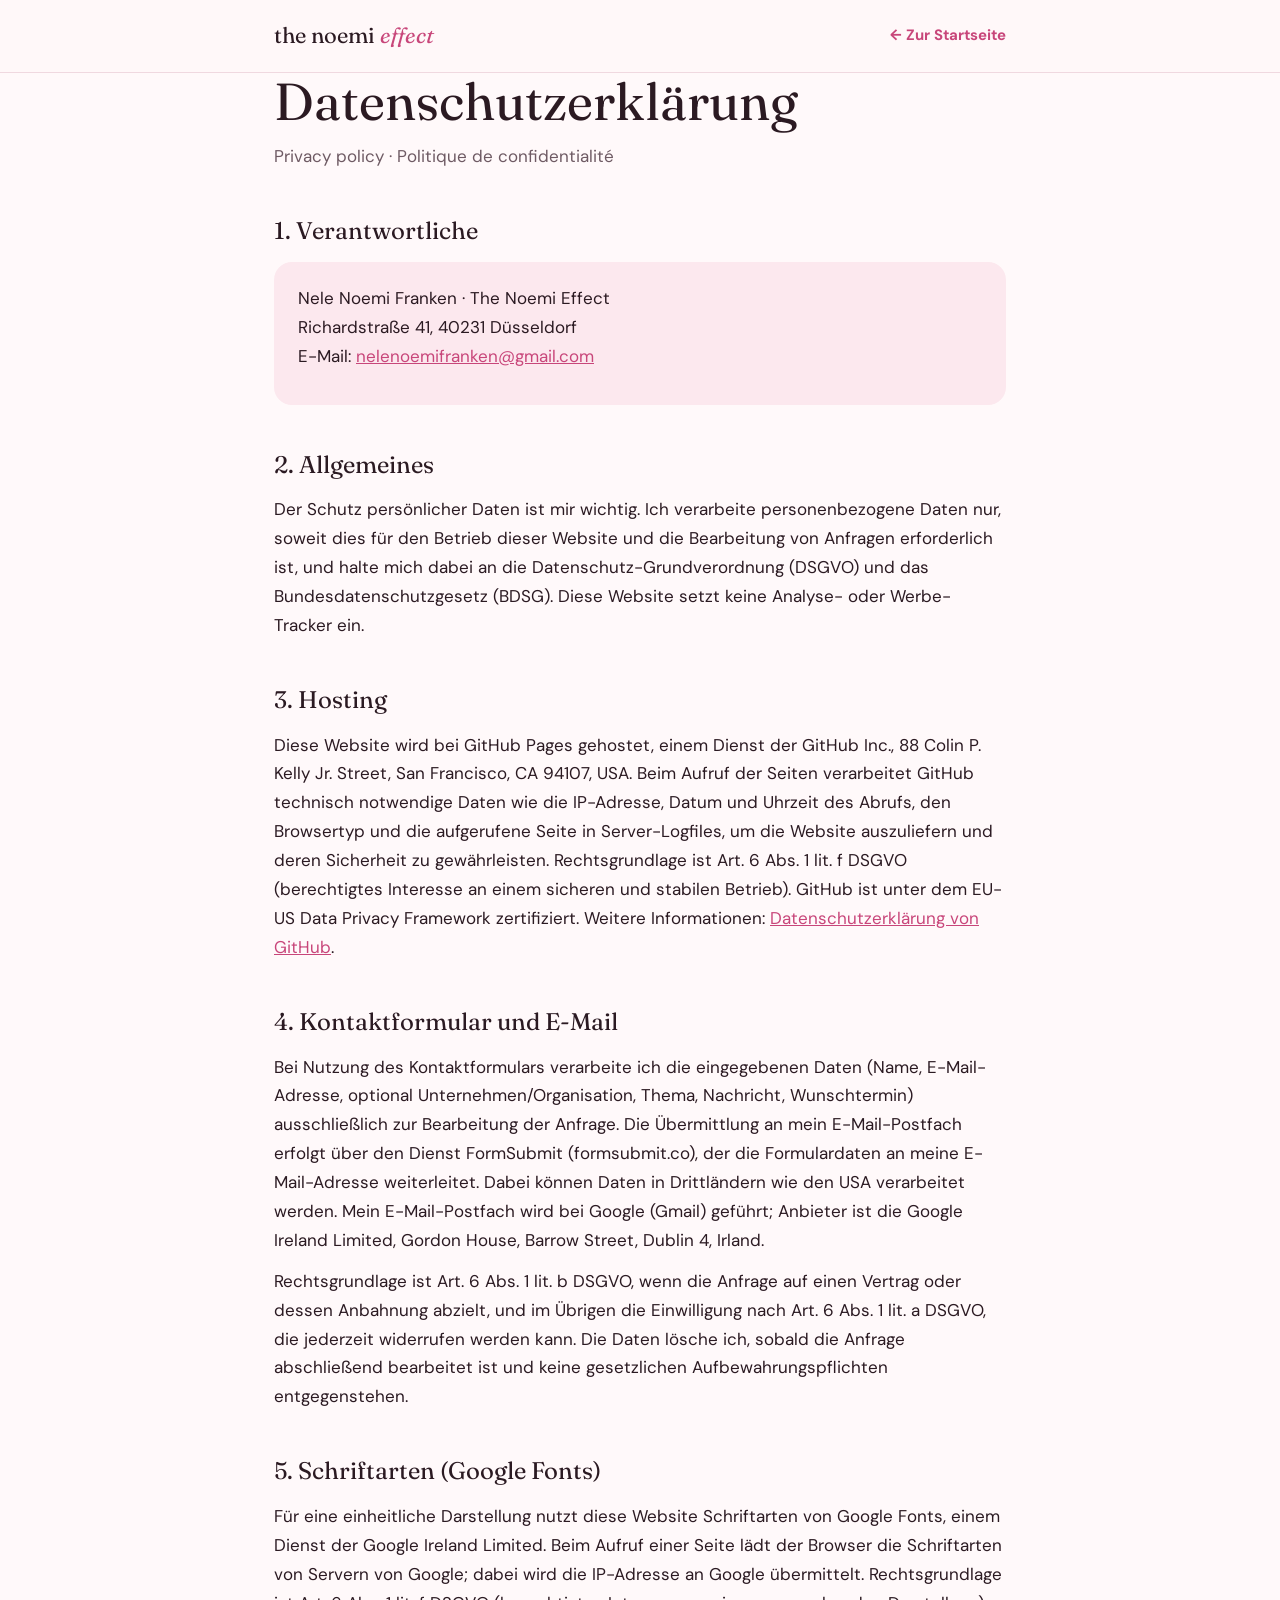
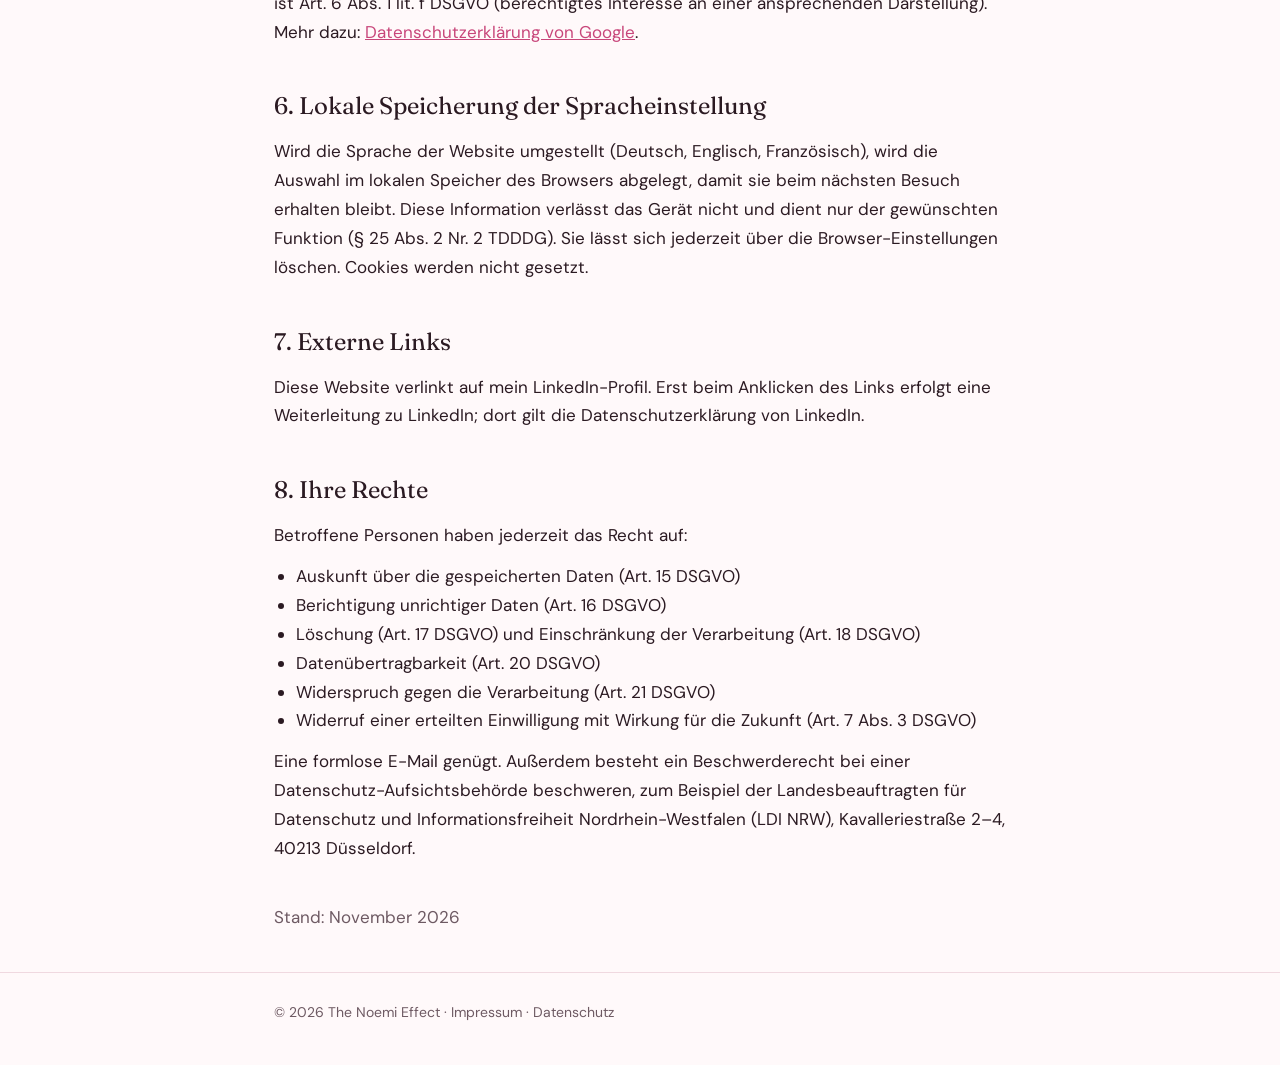
<file: datenschutz.html>
<!doctype html>
<html lang="de">
<head>
<meta charset="utf-8">
<meta name="viewport" content="width=device-width, initial-scale=1">
<title>Datenschutz · The Noemi Effect</title>
<meta name="robots" content="noindex">
<link rel="preconnect" href="https://fonts.googleapis.com">
<link rel="preconnect" href="https://fonts.gstatic.com" crossorigin>
<link href="https://fonts.googleapis.com/css2?family=Fraunces:ital,opsz,wght@0,9..144,400;1,9..144,400&family=DM+Sans:wght@400;700&display=swap" rel="stylesheet">
<link rel="stylesheet" href="legal.css">
</head>
<body>
<header><nav class="wrap nav"><a href="index.html" class="logo">the noemi <span>effect</span></a><a href="index.html" class="back">← Zur Startseite</a></nav></header>
<main class="wrap">
  <h1>Datenschutzerklärung</h1>
  <p class="sub">Privacy policy · Politique de confidentialité</p>

  <h2>1. Verantwortliche</h2>
  <div class="box"><p>Nele Noemi Franken · The Noemi Effect<br>Richardstraße 41, 40231 Düsseldorf<br>E-Mail: <a href="mailto:nelenoemifranken@gmail.com">nelenoemifranken@gmail.com</a></p></div>

  <h2>2. Allgemeines</h2>
  <p>Der Schutz persönlicher Daten ist mir wichtig. Ich verarbeite personenbezogene Daten nur, soweit dies für den Betrieb dieser Website und die Bearbeitung von Anfragen erforderlich ist, und halte mich dabei an die Datenschutz-Grundverordnung (DSGVO) und das Bundesdatenschutzgesetz (BDSG). Diese Website setzt keine Analyse- oder Werbe-Tracker ein.</p>

  <h2>3. Hosting</h2>
  <p>Diese Website wird bei GitHub Pages gehostet, einem Dienst der GitHub Inc., 88 Colin P. Kelly Jr. Street, San Francisco, CA 94107, USA. Beim Aufruf der Seiten verarbeitet GitHub technisch notwendige Daten wie die IP-Adresse, Datum und Uhrzeit des Abrufs, den Browsertyp und die aufgerufene Seite in Server-Logfiles, um die Website auszuliefern und deren Sicherheit zu gewährleisten. Rechtsgrundlage ist Art. 6 Abs. 1 lit. f DSGVO (berechtigtes Interesse an einem sicheren und stabilen Betrieb). GitHub ist unter dem EU-US Data Privacy Framework zertifiziert. Weitere Informationen: <a href="https://docs.github.com/de/site-policy/privacy-policies/github-general-privacy-statement" target="_blank" rel="noopener">Datenschutzerklärung von GitHub</a>.</p>

  <h2>4. Kontaktformular und E-Mail</h2>
  <p>Bei Nutzung des Kontaktformulars verarbeite ich die eingegebenen Daten (Name, E-Mail-Adresse, optional Unternehmen/Organisation, Thema, Nachricht, Wunschtermin) ausschließlich zur Bearbeitung der Anfrage. Die Übermittlung an mein E-Mail-Postfach erfolgt über den Dienst FormSubmit (formsubmit.co), der die Formulardaten an meine E-Mail-Adresse weiterleitet. Dabei können Daten in Drittländern wie den USA verarbeitet werden. Mein E-Mail-Postfach wird bei Google (Gmail) geführt; Anbieter ist die Google Ireland Limited, Gordon House, Barrow Street, Dublin 4, Irland.</p>
  <p>Rechtsgrundlage ist Art. 6 Abs. 1 lit. b DSGVO, wenn die Anfrage auf einen Vertrag oder dessen Anbahnung abzielt, und im Übrigen die Einwilligung nach Art. 6 Abs. 1 lit. a DSGVO, die jederzeit widerrufen werden kann. Die Daten lösche ich, sobald die Anfrage abschließend bearbeitet ist und keine gesetzlichen Aufbewahrungspflichten entgegenstehen.</p>

  <h2>5. Schriftarten (Google Fonts)</h2>
  <p>Für eine einheitliche Darstellung nutzt diese Website Schriftarten von Google Fonts, einem Dienst der Google Ireland Limited. Beim Aufruf einer Seite lädt der Browser die Schriftarten von Servern von Google; dabei wird die IP-Adresse an Google übermittelt. Rechtsgrundlage ist Art. 6 Abs. 1 lit. f DSGVO (berechtigtes Interesse an einer ansprechenden Darstellung). Mehr dazu: <a href="https://policies.google.com/privacy" target="_blank" rel="noopener">Datenschutzerklärung von Google</a>.</p>

  <h2>6. Lokale Speicherung der Spracheinstellung</h2>
  <p>Wird die Sprache der Website umgestellt (Deutsch, Englisch, Französisch), wird die Auswahl im lokalen Speicher des Browsers abgelegt, damit sie beim nächsten Besuch erhalten bleibt. Diese Information verlässt das Gerät nicht und dient nur der gewünschten Funktion (§ 25 Abs. 2 Nr. 2 TDDDG). Sie lässt sich jederzeit über die Browser-Einstellungen löschen. Cookies werden nicht gesetzt.</p>

  <h2>7. Externe Links</h2>
  <p>Diese Website verlinkt auf mein LinkedIn-Profil. Erst beim Anklicken des Links erfolgt eine Weiterleitung zu LinkedIn; dort gilt die Datenschutzerklärung von LinkedIn.</p>

  <h2>8. Ihre Rechte</h2>
  <p>Betroffene Personen haben jederzeit das Recht auf:</p>
  <ul>
    <li>Auskunft über die gespeicherten Daten (Art. 15 DSGVO)</li>
    <li>Berichtigung unrichtiger Daten (Art. 16 DSGVO)</li>
    <li>Löschung (Art. 17 DSGVO) und Einschränkung der Verarbeitung (Art. 18 DSGVO)</li>
    <li>Datenübertragbarkeit (Art. 20 DSGVO)</li>
    <li>Widerspruch gegen die Verarbeitung (Art. 21 DSGVO)</li>
    <li>Widerruf einer erteilten Einwilligung mit Wirkung für die Zukunft (Art. 7 Abs. 3 DSGVO)</li>
  </ul>
  <p>Eine formlose E-Mail genügt. Außerdem besteht ein Beschwerderecht bei einer Datenschutz-Aufsichtsbehörde beschweren, zum Beispiel der Landesbeauftragten für Datenschutz und Informationsfreiheit Nordrhein-Westfalen (LDI NRW), Kavalleriestraße 2–4, 40213 Düsseldorf.</p>

  <p class="sub" style="margin-top:40px">Stand: November 2026</p>
</main>
<footer><div class="wrap">© 2026 The Noemi Effect · <a href="impressum.html">Impressum</a> · <a href="datenschutz.html">Datenschutz</a></div></footer>
</body>
</html>
</file>
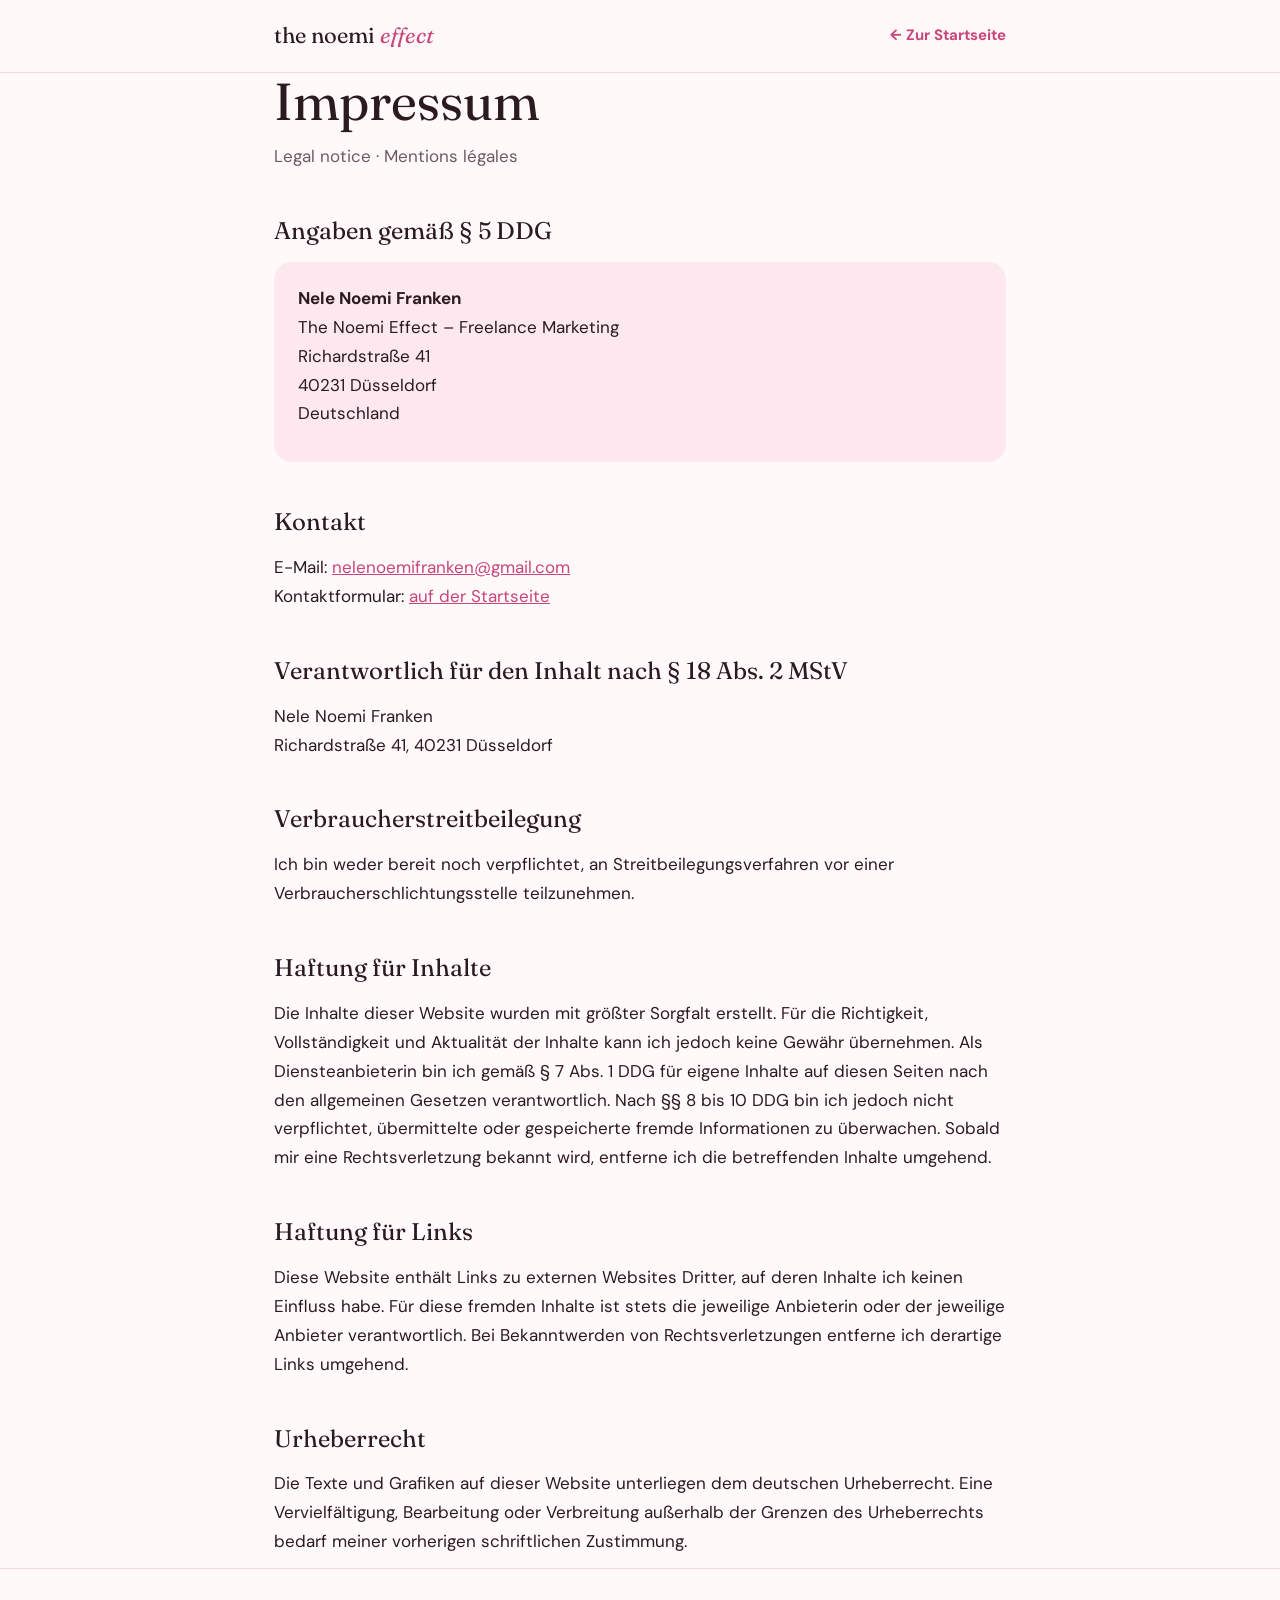
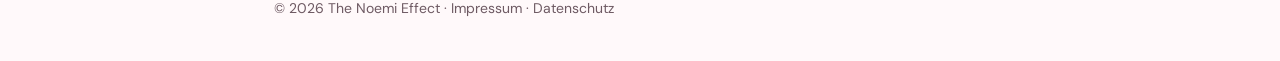
<file: impressum.html>
<!doctype html>
<html lang="de">
<head>
<meta charset="utf-8">
<meta name="viewport" content="width=device-width, initial-scale=1">
<title>Impressum · The Noemi Effect</title>
<meta name="robots" content="noindex">
<link rel="preconnect" href="https://fonts.googleapis.com">
<link rel="preconnect" href="https://fonts.gstatic.com" crossorigin>
<link href="https://fonts.googleapis.com/css2?family=Fraunces:ital,opsz,wght@0,9..144,400;1,9..144,400&family=DM+Sans:wght@400;700&display=swap" rel="stylesheet">
<link rel="stylesheet" href="legal.css">
</head>
<body>
<header><nav class="wrap nav"><a href="index.html" class="logo">the noemi <span>effect</span></a><a href="index.html" class="back">← Zur Startseite</a></nav></header>
<main class="wrap">
  <h1>Impressum</h1>
  <p class="sub">Legal notice · Mentions légales</p>

  <h2>Angaben gemäß § 5 DDG</h2>
  <div class="box">
    <p><strong>Nele Noemi Franken</strong><br>
    The Noemi Effect – Freelance Marketing<br>
    Richardstraße 41<br>
    40231 Düsseldorf<br>
    Deutschland</p>
  </div>

  <h2>Kontakt</h2>
  <p>E-Mail: <a href="mailto:nelenoemifranken@gmail.com">nelenoemifranken@gmail.com</a><br>
  Kontaktformular: <a href="index.html#kontakt">auf der Startseite</a></p>

  <h2>Verantwortlich für den Inhalt nach § 18 Abs. 2 MStV</h2>
  <p>Nele Noemi Franken<br>Richardstraße 41, 40231 Düsseldorf</p>

  <h2>Verbraucherstreitbeilegung</h2>
  <p>Ich bin weder bereit noch verpflichtet, an Streitbeilegungsverfahren vor einer Verbraucherschlichtungsstelle teilzunehmen.</p>

  <h2>Haftung für Inhalte</h2>
  <p>Die Inhalte dieser Website wurden mit größter Sorgfalt erstellt. Für die Richtigkeit, Vollständigkeit und Aktualität der Inhalte kann ich jedoch keine Gewähr übernehmen. Als Diensteanbieterin bin ich gemäß § 7 Abs. 1 DDG für eigene Inhalte auf diesen Seiten nach den allgemeinen Gesetzen verantwortlich. Nach §§ 8 bis 10 DDG bin ich jedoch nicht verpflichtet, übermittelte oder gespeicherte fremde Informationen zu überwachen. Sobald mir eine Rechtsverletzung bekannt wird, entferne ich die betreffenden Inhalte umgehend.</p>

  <h2>Haftung für Links</h2>
  <p>Diese Website enthält Links zu externen Websites Dritter, auf deren Inhalte ich keinen Einfluss habe. Für diese fremden Inhalte ist stets die jeweilige Anbieterin oder der jeweilige Anbieter verantwortlich. Bei Bekanntwerden von Rechtsverletzungen entferne ich derartige Links umgehend.</p>

  <h2>Urheberrecht</h2>
  <p>Die Texte und Grafiken auf dieser Website unterliegen dem deutschen Urheberrecht. Eine Vervielfältigung, Bearbeitung oder Verbreitung außerhalb der Grenzen des Urheberrechts bedarf meiner vorherigen schriftlichen Zustimmung.</p>
</main>
<footer><div class="wrap">© 2026 The Noemi Effect · <a href="impressum.html">Impressum</a> · <a href="datenschutz.html">Datenschutz</a></div></footer>
</body>
</html>
</file>
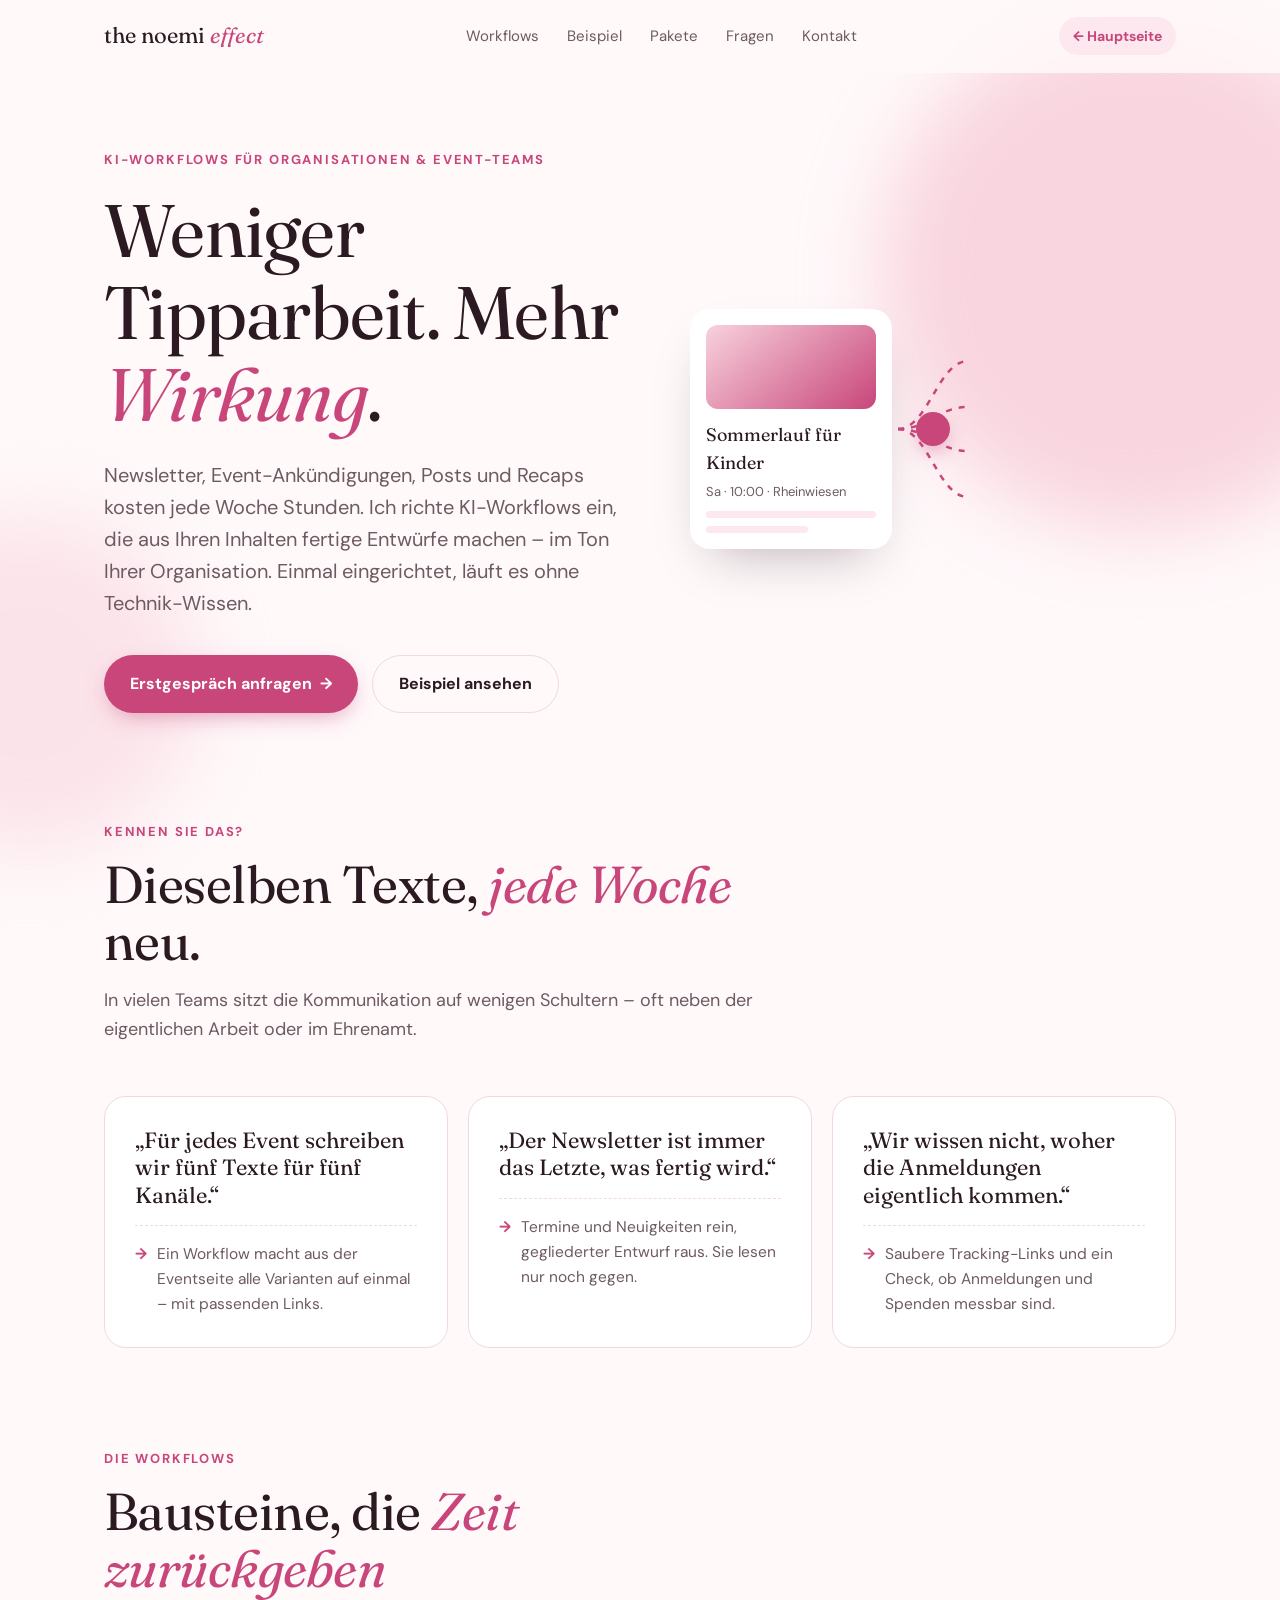
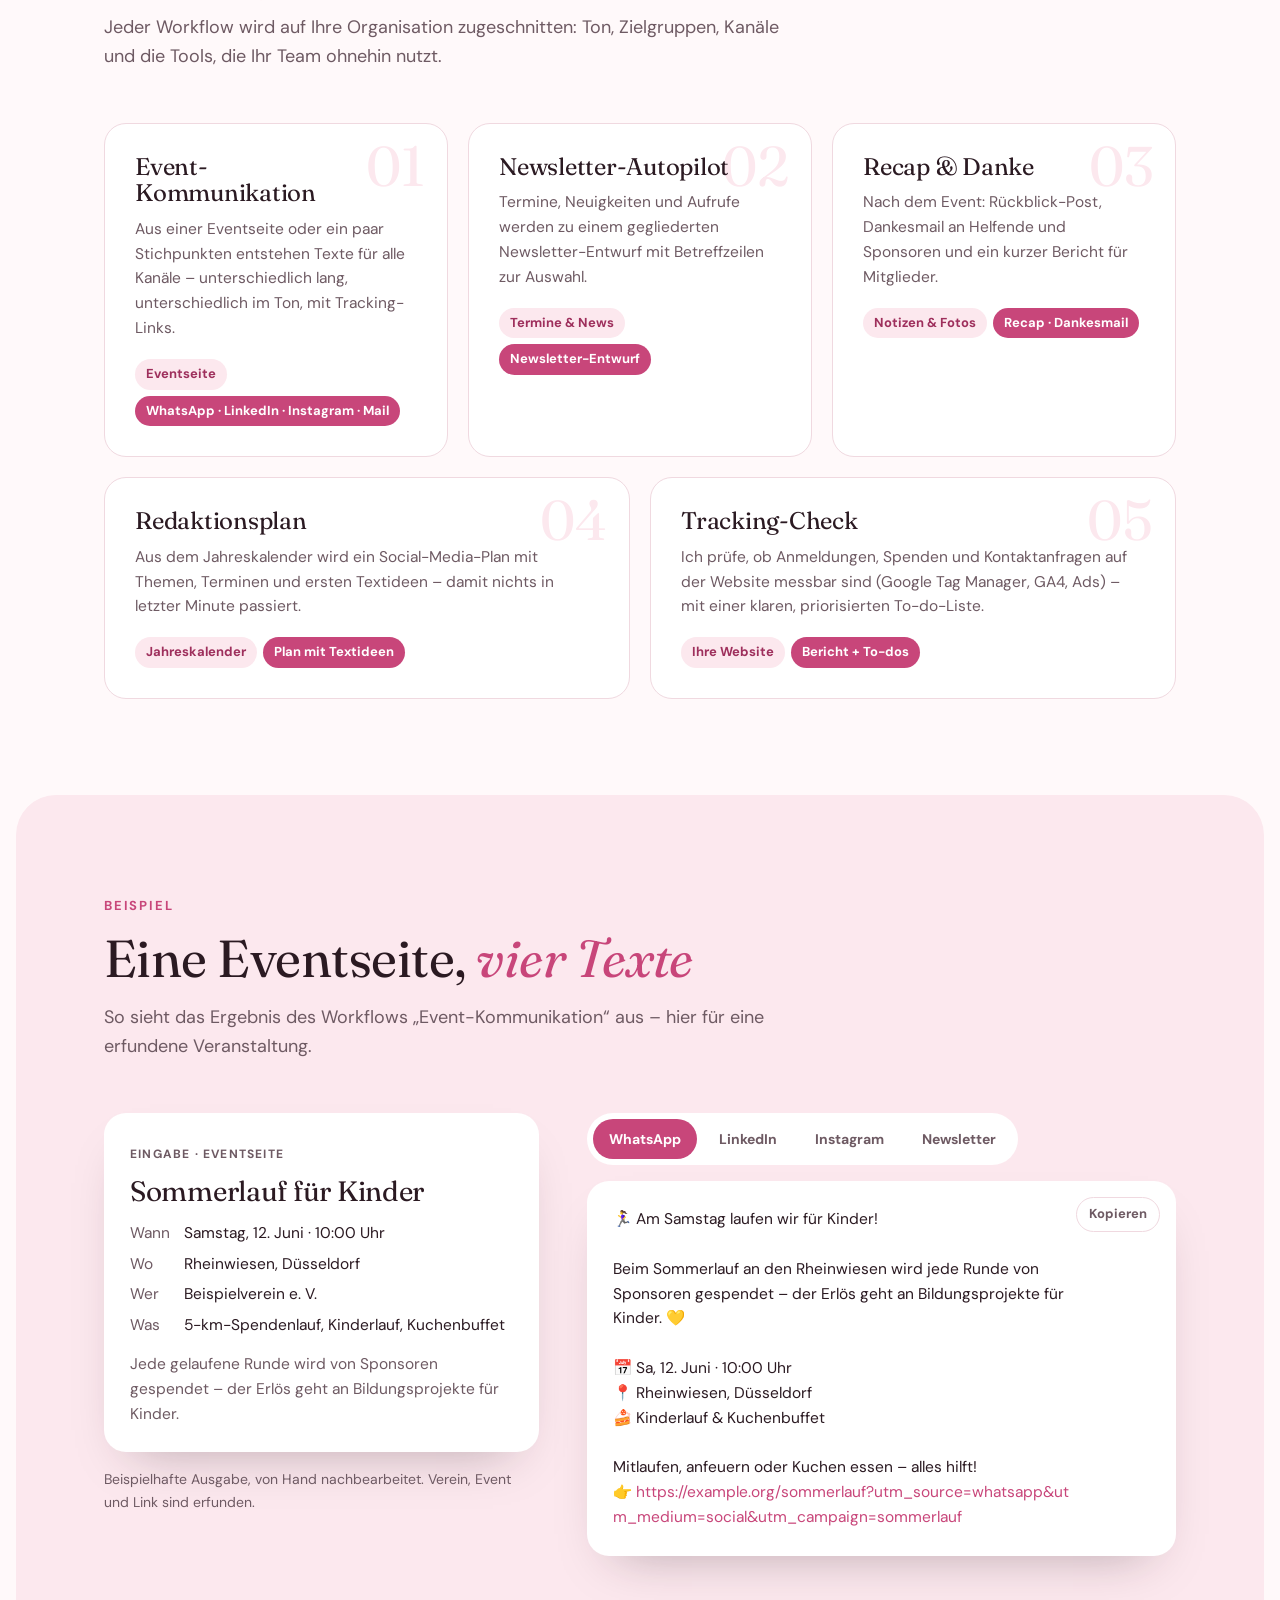
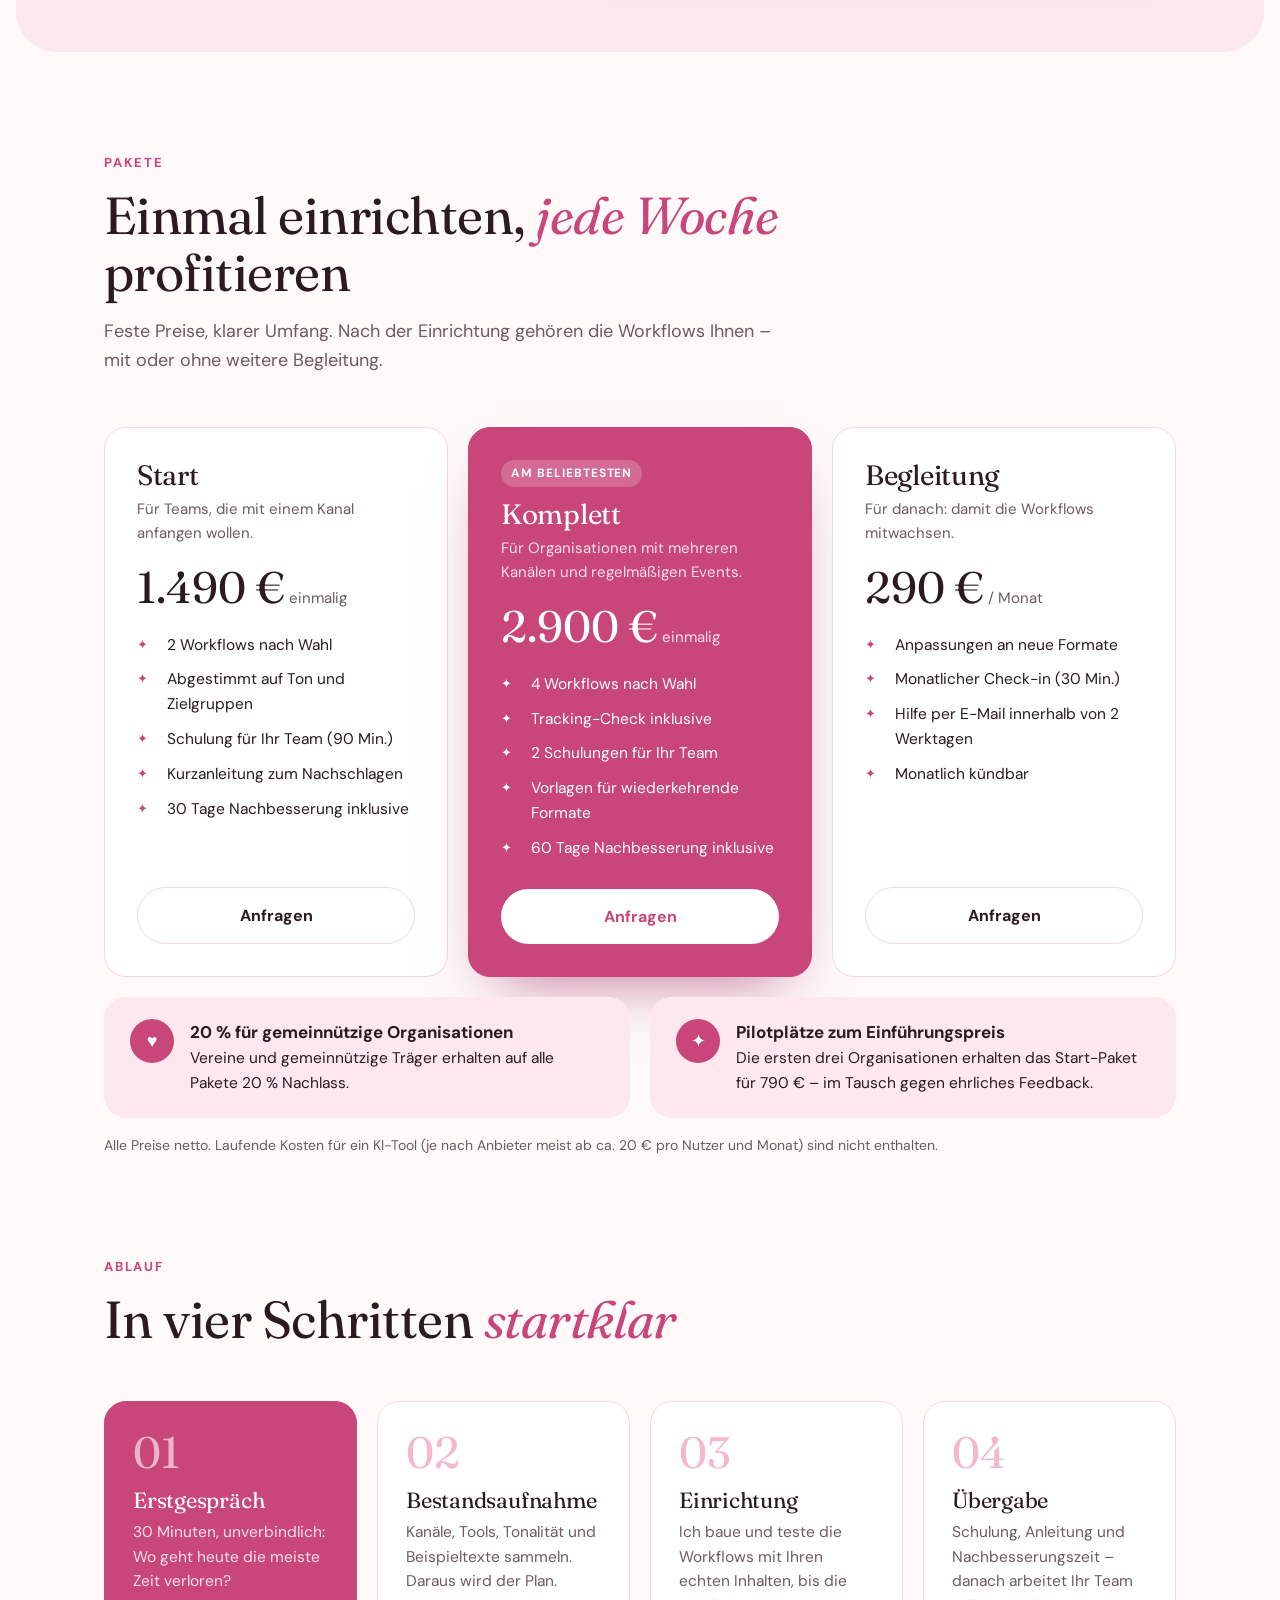
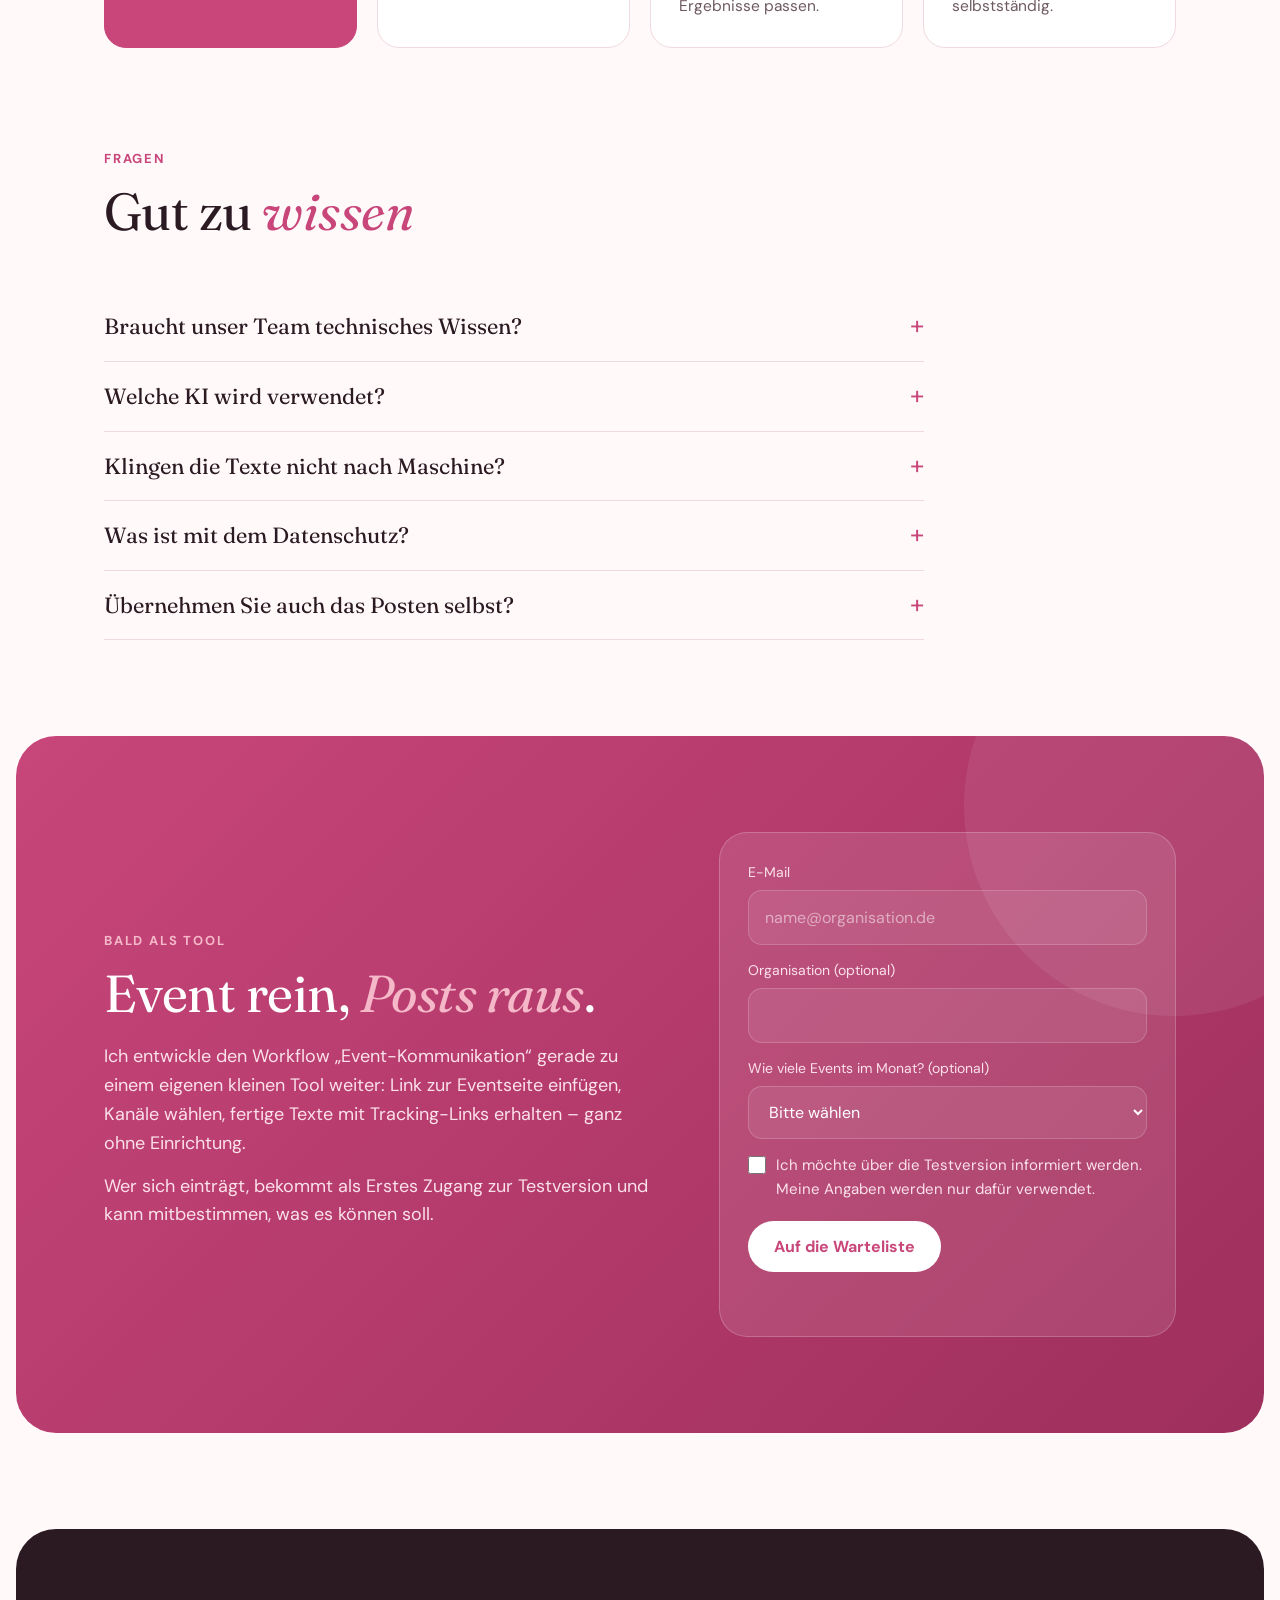
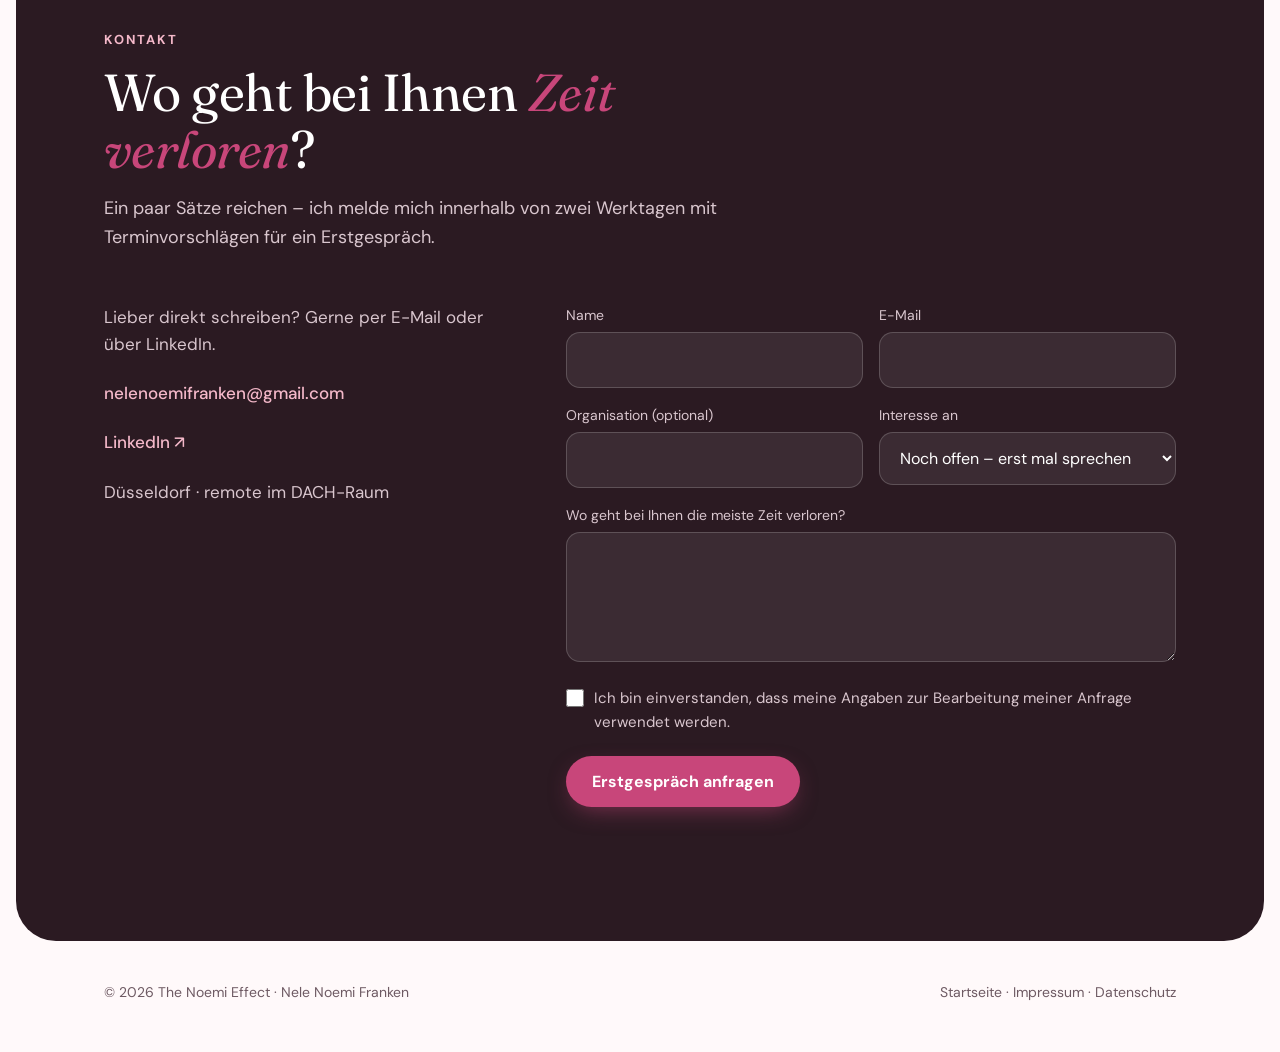
<file: ki-workflows.html>
<!doctype html>
<html lang="de">
<head>
<meta charset="utf-8">
<meta name="viewport" content="width=device-width, initial-scale=1">
<title>KI-Workflows · The Noemi Effect</title>
<meta name="description" content="KI-Workflows für Organisationen, Vereine und Event-Teams: Newsletter, Event-Posts, Recaps und Tracking – einmal eingerichtet, jede Woche Zeit gespart. Von The Noemi Effect.">
<link rel="preconnect" href="https://fonts.googleapis.com">
<link rel="preconnect" href="https://fonts.gstatic.com" crossorigin>
<link href="https://fonts.googleapis.com/css2?family=Fraunces:ital,opsz,wght@0,9..144,400;0,9..144,600;1,9..144,400&family=DM+Sans:wght@400;500;700&display=swap" rel="stylesheet">
<style>
  :root{
    --bg:#FFF9FA; --surface:#FFFFFF; --blush:#FCE8EE; --rose:#F4B8C9; --rose-2:#F8D2DD;
    --accent:#C8467A; --accent-dark:#9E2F5C; --ink:#2B1A22; --muted:#6E5A63; --line:#F0D9E0;
    --radius:22px; --max:1120px;
  }
  *{box-sizing:border-box;margin:0;padding:0}
  html{scroll-behavior:smooth}
  html,body{overflow-x:clip}
  body{font-family:"DM Sans",system-ui,sans-serif;background:var(--bg);color:var(--ink);line-height:1.6;font-size:17px;-webkit-font-smoothing:antialiased}
  a{color:inherit}
  .wrap{max-width:var(--max);margin:0 auto;padding:0 24px}
  h1,h2,h3{font-family:"Fraunces",Georgia,serif;font-weight:400;line-height:1.1;letter-spacing:-.01em}
  em{font-style:italic;color:var(--accent)}
  .eyebrow{font-size:13px;font-weight:700;letter-spacing:.14em;text-transform:uppercase;color:var(--accent)}

  /* NAV */
  header{position:sticky;top:0;z-index:20;background:rgba(255,249,250,.85);backdrop-filter:blur(12px);border-bottom:1px solid transparent;transition:border-color .3s}
  header.scrolled{border-color:var(--line)}
  .nav{display:flex;align-items:center;justify-content:space-between;height:72px;gap:16px}
  .logo{font-family:"Fraunces",serif;font-size:22px;text-decoration:none;white-space:nowrap}
  .logo span{color:var(--accent);font-style:italic}
  .links{display:flex;gap:28px;list-style:none;font-size:15px}
  .links a{text-decoration:none;color:var(--muted);transition:color .2s}
  .links a:hover{color:var(--accent)}
  .back{font-size:14px;font-weight:700;text-decoration:none;color:var(--accent);background:var(--blush);padding:8px 14px;border-radius:999px;white-space:nowrap}
  .back:hover{background:var(--rose-2)}

  /* BUTTONS */
  .btn{display:inline-flex;align-items:center;gap:8px;padding:15px 26px;border-radius:999px;font-weight:700;font-size:16px;text-decoration:none;border:0;cursor:pointer;font-family:inherit;transition:transform .2s,background .2s,box-shadow .2s,color .2s,border-color .2s}
  .btn-primary{background:var(--accent);color:#fff;box-shadow:0 8px 24px -8px rgba(200,70,122,.6)}
  .btn-primary:hover{background:var(--accent-dark);transform:translateY(-2px)}
  .btn-ghost{background:transparent;color:var(--ink);border:1.5px solid var(--line)}
  .btn-ghost:hover{border-color:var(--accent);color:var(--accent)}
  .btn .arr{transition:transform .2s}.btn:hover .arr{transform:translateX(3px)}

  /* HERO */
  .hero{padding:72px 0 80px;position:relative}
  .hero-grid{display:grid;grid-template-columns:1.05fr .95fr;gap:48px;align-items:center}
  .hero h1{font-size:clamp(42px,5.8vw,76px);margin:18px 0 24px}
  .hero p.lead{font-size:20px;color:var(--muted);max-width:540px}
  .cta{display:flex;gap:14px;margin-top:36px;flex-wrap:wrap}
  .blob{position:absolute;border-radius:50%;filter:blur(40px);z-index:-1;opacity:.55;animation:drift 18s ease-in-out infinite alternate}
  .blob.b1{width:520px;height:520px;right:-120px;top:-60px;background:var(--rose)}
  .blob.b2{width:340px;height:340px;left:-140px;bottom:-60px;background:var(--rose-2);animation-duration:22s}
  @keyframes drift{to{transform:translate(-40px,30px) scale(1.08)}}

  /* hero flow: Eventseite → Kanäle */
  .flow{display:grid;grid-template-columns:1fr 70px 1fr;align-items:center;gap:6px;max-width:500px;width:100%;justify-self:center}
  .src{background:var(--surface);border-radius:20px;padding:16px;box-shadow:0 24px 50px -24px rgba(43,26,34,.35)}
  .src .img{height:84px;border-radius:12px;background:linear-gradient(140deg,var(--rose-2),var(--accent));position:relative;overflow:hidden}
  .src .img::after{content:"";position:absolute;inset:0;background:linear-gradient(100deg,transparent 30%,rgba(255,255,255,.45) 50%,transparent 70%);transform:translateX(-100%);animation:shine 4s ease-in-out infinite}
  @keyframes shine{60%,100%{transform:translateX(100%)}}
  .src b{display:block;font-family:"Fraunces",serif;font-weight:400;font-size:18px;margin:12px 0 4px}
  .src small{display:block;color:var(--muted);font-size:13px}
  .src .ln{height:7px;border-radius:4px;background:var(--blush);margin-top:8px}
  .src .ln.s{width:60%}
  .pipe{position:relative;height:100%;min-height:180px;display:grid;place-items:center}
  .pipe svg{width:100%;height:180px;overflow:visible}
  .pipe path{stroke:var(--accent);stroke-width:2.5;fill:none;stroke-dasharray:6 7;animation:dash 1.2s linear infinite}
  @keyframes dash{to{stroke-dashoffset:-26}}
  .spark{position:absolute;width:34px;height:34px;border-radius:50%;background:var(--accent);color:#fff;display:grid;place-items:center;box-shadow:0 8px 20px -6px rgba(200,70,122,.7);animation:pulse 2.4s ease-in-out infinite}
  .spark svg{width:18px;height:18px}
  @keyframes pulse{50%{transform:scale(1.12)}}
  .outs{display:grid;gap:10px}
  .out{display:flex;align-items:center;gap:10px;background:var(--surface);border-radius:14px;padding:10px 12px;box-shadow:0 14px 30px -18px rgba(43,26,34,.35);font-size:14px;font-weight:700;opacity:0;transform:translateX(-10px);animation:arrive 6s ease-in-out infinite}
  .out i{flex:none;width:28px;height:28px;border-radius:9px;display:grid;place-items:center;color:#fff;font-style:normal;font-size:13px}
  .out:nth-child(1) i{background:#C8467A}.out:nth-child(2) i{background:#9E2F5C}.out:nth-child(3) i{background:#E07FA0}.out:nth-child(4) i{background:#B85C82}
  .out:nth-child(2){animation-delay:.35s}.out:nth-child(3){animation-delay:.7s}.out:nth-child(4){animation-delay:1.05s}
  .out span{font-weight:500;color:var(--muted);font-size:12px;display:block}
  @keyframes arrive{0%,8%{opacity:0;transform:translateX(-10px)}18%,85%{opacity:1;transform:none}95%,100%{opacity:0;transform:translateX(6px)}}

  /* SECTIONS */
  section{padding:96px 0}
  .head{max-width:680px;margin-bottom:52px}
  .head h2{font-size:clamp(34px,4.4vw,52px);margin-top:12px}
  .head p{color:var(--muted);margin-top:16px;font-size:18px}

  /* PAINS */
  .pains{display:grid;grid-template-columns:repeat(3,1fr);gap:20px}
  .pain{background:var(--surface);border:1px solid var(--line);border-radius:var(--radius);padding:30px}
  .pain .q{font-family:"Fraunces",serif;font-size:22px;line-height:1.25;margin-bottom:16px}
  .pain .a{display:flex;gap:10px;color:var(--muted);font-size:15.5px;border-top:1px dashed var(--line);padding-top:16px}
  .pain .a::before{content:"→";color:var(--accent);font-weight:700}

  /* WORKFLOWS */
  .flows{display:grid;grid-template-columns:repeat(6,1fr);gap:20px}
  .wf{grid-column:span 2;background:var(--surface);border:1px solid var(--line);border-radius:var(--radius);padding:30px;position:relative;overflow:hidden;transition:transform .25s,box-shadow .25s,border-color .25s}
  .wf:nth-child(4),.wf:nth-child(5){grid-column:span 3}
  .wf:hover{transform:translateY(-6px);border-color:var(--rose);box-shadow:0 22px 44px -24px rgba(200,70,122,.4)}
  .wf .n{position:absolute;right:22px;top:14px;font-family:"Fraunces",serif;font-size:56px;color:var(--blush);line-height:1}
  .wf h3{font-size:24px;margin:0 0 10px;position:relative;max-width:85%}
  .wf p{color:var(--muted);font-size:15.5px;position:relative}
  .io{display:flex;flex-wrap:wrap;gap:6px;margin-top:18px;position:relative}
  .io span{font-size:13px;font-weight:700;padding:5px 11px;border-radius:999px;background:var(--blush);color:var(--accent-dark)}
  .io span.o{background:var(--accent);color:#fff}

  /* DEMO */
  .demo{background:var(--blush);border-radius:40px;margin:0 16px}
  .demo-grid{display:grid;grid-template-columns:.85fr 1.15fr;gap:48px;align-items:start}
  .event{background:var(--surface);border-radius:var(--radius);padding:26px;box-shadow:0 24px 50px -28px rgba(43,26,34,.35)}
  .event .tag{display:inline-block;font-size:12px;font-weight:700;letter-spacing:.1em;text-transform:uppercase;color:var(--muted);margin-bottom:12px}
  .event h3{font-size:28px;margin-bottom:14px}
  .event dl{display:grid;grid-template-columns:auto 1fr;gap:6px 14px;font-size:15.5px}
  .event dt{color:var(--muted)}
  .event p{margin-top:14px;color:var(--muted);font-size:15.5px}
  .note{margin-top:16px;font-size:14px;color:var(--muted)}
  .tabs{display:flex;flex-wrap:wrap;gap:6px;background:var(--surface);padding:6px;border-radius:999px;width:max-content;max-width:100%;margin-bottom:16px}
  .tabs button{border:0;background:none;font:inherit;font-size:14px;font-weight:700;padding:9px 16px;border-radius:999px;cursor:pointer;color:var(--muted);transition:all .2s}
  .tabs button[aria-selected="true"]{background:var(--accent);color:#fff}
  .tabs button:focus-visible{outline:2px solid var(--accent);outline-offset:2px}
  .panel{background:var(--surface);border-radius:var(--radius);padding:26px;min-height:330px;position:relative;box-shadow:0 24px 50px -28px rgba(43,26,34,.35)}
  .panel pre{font-family:inherit;white-space:pre-wrap;word-break:break-word;font-size:15.5px;line-height:1.6}
  .panel pre .u{color:var(--accent);word-break:break-all}
  .panel.typing pre{animation:fadein .5s ease}
  @keyframes fadein{from{opacity:0;transform:translateY(6px)}to{opacity:1;transform:none}}
  .copy{position:absolute;right:16px;top:16px;border:1px solid var(--line);background:var(--surface);font:inherit;font-size:13px;font-weight:700;padding:6px 12px;border-radius:999px;cursor:pointer;color:var(--muted)}
  .copy:hover{border-color:var(--accent);color:var(--accent)}
  .panel pre{padding-right:70px}

  /* PACKAGES */
  .packs{display:grid;grid-template-columns:repeat(3,1fr);gap:20px;align-items:stretch}
  .pack{background:var(--surface);border:1px solid var(--line);border-radius:var(--radius);padding:32px;display:flex;flex-direction:column}
  .pack h3{font-size:28px}
  .pack .for{color:var(--muted);font-size:15px;margin:6px 0 20px;min-height:48px}
  .price{font-family:"Fraunces",serif;font-size:44px;line-height:1}
  .price small{font-family:"DM Sans",sans-serif;font-size:15px;color:var(--muted);margin-left:4px}
  .pack ul{list-style:none;margin:24px 0 28px;display:grid;gap:10px;font-size:15.5px}
  .pack li{display:grid;grid-template-columns:20px 1fr;gap:10px}
  .pack li::before{content:"✦";color:var(--accent);font-size:13px;line-height:1.9}
  .pack .btn{margin-top:auto;justify-content:center}
  .pack.hl{background:var(--accent);border-color:var(--accent);color:#fff;box-shadow:0 30px 60px -30px rgba(158,47,92,.7)}
  .pack.hl .for,.pack.hl .price small{color:#FBE1EA}
  .pack.hl li::before{color:#fff}
  .pack.hl .btn{background:#fff;color:var(--accent)}
  .pack.hl .btn:hover{background:var(--blush)}
  .badge{display:inline-block;align-self:flex-start;font-size:12px;font-weight:700;letter-spacing:.08em;text-transform:uppercase;background:rgba(255,255,255,.2);padding:4px 10px;border-radius:999px;margin-bottom:12px}
  .perks{display:grid;grid-template-columns:1fr 1fr;gap:20px;margin-top:20px}
  .perk{display:flex;gap:16px;align-items:flex-start;border-radius:var(--radius);padding:22px 26px;background:var(--blush)}
  .perk b{flex:none;width:44px;height:44px;border-radius:50%;background:var(--accent);color:#fff;display:grid;place-items:center;font-family:"Fraunces",serif;font-weight:400;font-size:18px}
  .perk p{font-size:15.5px}
  .perk strong{display:block;font-size:17px}
  .fine{color:var(--muted);font-size:14px;margin-top:16px}

  /* PROCESS */
  .steps{display:grid;grid-template-columns:repeat(4,1fr);gap:20px}
  .step{background:var(--surface);border:1px solid var(--line);border-radius:var(--radius);padding:28px}
  .step .num{font-family:"Fraunces",serif;font-size:44px;color:var(--rose);line-height:1}
  .step h3{font-size:22px;margin:14px 0 8px}
  .step p{color:var(--muted);font-size:15.5px}
  .step.hl{background:var(--accent);border-color:var(--accent);color:#fff}
  .step.hl .num{color:#fff;opacity:.6}.step.hl p{color:#FBE1EA}

  /* FAQ */
  .faq{max-width:820px}
  details{border-bottom:1px solid var(--line);padding:20px 0}
  summary{cursor:pointer;list-style:none;display:flex;justify-content:space-between;gap:20px;font-family:"Fraunces",serif;font-size:22px;line-height:1.3}
  summary::-webkit-details-marker{display:none}
  summary::after{content:"+";color:var(--accent);font-family:"DM Sans",sans-serif;font-size:26px;line-height:1;transition:transform .25s}
  details[open] summary::after{transform:rotate(45deg)}
  details p{color:var(--muted);margin-top:12px;max-width:720px}

  /* WAITLIST */
  .wl{background:linear-gradient(135deg,var(--accent) 0%,var(--accent-dark) 100%);color:#fff;border-radius:40px;margin:0 16px;position:relative;overflow:hidden}
  .wl::before{content:"";position:absolute;width:420px;height:420px;border-radius:50%;background:rgba(255,255,255,.07);right:-120px;top:-140px;animation:drift 16s ease-in-out infinite alternate}
  .wl-grid{display:grid;grid-template-columns:1.1fr .9fr;gap:56px;align-items:center;position:relative;z-index:1}
  .wl .eyebrow{color:var(--rose)}
  .wl h2{font-size:clamp(34px,4.4vw,52px);margin:12px 0 20px}
  .wl h2 em{color:var(--rose)}
  .wl p{color:#FBE1EA;font-size:18px;margin-bottom:14px}
  .wl-form{background:rgba(255,255,255,.1);border:1px solid rgba(255,255,255,.2);border-radius:28px;padding:28px;display:grid;gap:14px}
  .wl-form label{color:#FBE1EA}
  .wl-form .btn{background:#fff;color:var(--accent);justify-self:start}
  .wl-form .btn:hover{background:var(--blush)}

  /* CONTACT */
  .contact{background:var(--ink);color:#fff;border-radius:40px;margin:0 16px}
  .contact .head p{color:#D9C6CE}
  .contact .eyebrow{color:var(--rose)}
  .contact-grid{display:grid;grid-template-columns:.8fr 1.2fr;gap:56px}
  .contact-info p{color:#D9C6CE;margin-bottom:22px}
  .contact-info a{color:var(--rose);text-decoration:none;font-weight:500}
  .contact-info a:hover{text-decoration:underline}
  form{display:grid;gap:16px}
  .row{display:grid;grid-template-columns:1fr 1fr;gap:16px}
  label{display:block;font-size:14px;color:#D9C6CE;margin-bottom:6px}
  input,select,textarea{width:100%;font:inherit;font-size:16px;padding:14px 16px;border-radius:14px;border:1px solid rgba(255,255,255,.18);background:rgba(255,255,255,.08);color:#fff;transition:border-color .2s,background .2s}
  input::placeholder,textarea::placeholder{color:rgba(255,255,255,.5)}
  select option{color:var(--ink)}
  textarea{min-height:130px;resize:vertical}
  input:focus,select:focus,textarea:focus{outline:none;border-color:var(--rose);background:rgba(255,255,255,.12)}
  .hp{position:absolute;left:-9999px}
  .check{display:flex;gap:10px;align-items:flex-start;font-size:15px;color:#D9C6CE}
  .check input{width:18px;height:18px;margin-top:3px;accent-color:var(--accent);flex:none}
  .wl .check{color:#FBE1EA}
  .status{font-size:15px;min-height:22px}
  .status.ok{color:#9FE3BE}.status.err{color:#FFE0EA}
  form .btn-primary{justify-self:start}
  form .btn:disabled{opacity:.6;cursor:wait;transform:none}

  footer{padding:40px 0 48px;color:var(--muted);font-size:14px}
  .foot{display:flex;justify-content:space-between;gap:16px;flex-wrap:wrap}
  footer a{text-decoration:none}
  footer a:hover{color:var(--accent)}

  .reveal{opacity:0;transform:translateY(22px);transition:opacity .8s ease,transform .8s ease}
  .reveal.in{opacity:1;transform:none}
  .pains .reveal:nth-child(2),.packs .reveal:nth-child(2),.steps .reveal:nth-child(2){transition-delay:.12s}
  .pains .reveal:nth-child(3),.packs .reveal:nth-child(3),.steps .reveal:nth-child(3){transition-delay:.24s}
  .steps .reveal:nth-child(4){transition-delay:.36s}

  @media (prefers-reduced-motion:reduce){
    *,*::before,*::after{animation:none!important;transition:none!important}
    .reveal{opacity:1;transform:none}html{scroll-behavior:auto}
    .out{opacity:1;transform:none}
  }
  @media (max-width:960px){
    .links{display:none}
    .hero-grid,.demo-grid,.wl-grid,.contact-grid{grid-template-columns:1fr;gap:44px}
    .pains,.packs{grid-template-columns:1fr 1fr}
    .flows{grid-template-columns:1fr 1fr}
    .wf,.wf:nth-child(4),.wf:nth-child(5){grid-column:span 1}
    .wf:nth-child(5){grid-column:span 2}
    .steps{grid-template-columns:1fr 1fr}
  }
  @media (max-width:640px){
    .wrap{padding:0 16px}
    .hero{padding:44px 0 56px}
    section{padding:72px 0}
    .pains,.packs,.flows,.steps,.perks,.row{grid-template-columns:1fr}
    .wf:nth-child(5){grid-column:span 1}
    .demo,.wl,.contact{margin:0 8px;border-radius:28px}
    .logo{font-size:19px}
    .flow{grid-template-columns:1fr;max-width:340px}
    .pipe{min-height:80px}
    .pipe svg{display:none}
    .pipe::before{content:"";position:absolute;left:50%;top:0;bottom:0;border-left:2.5px dashed var(--accent)}
    .pack .for{min-height:0}
    .panel{padding:22px 18px;min-height:0}
    .panel pre{padding-right:0;padding-top:30px}
    .tabs{width:100%}
    .tabs button{flex:1;padding:9px 8px}
  }
</style>
</head>
<body>

<header id="top">
  <nav class="wrap nav">
    <a href="index.html" class="logo">the noemi <span>effect</span></a>
    <ul class="links">
      <li><a href="#workflows">Workflows</a></li>
      <li><a href="#demo">Beispiel</a></li>
      <li><a href="#pakete">Pakete</a></li>
      <li><a href="#faq">Fragen</a></li>
      <li><a href="#kontakt">Kontakt</a></li>
    </ul>
    <a href="index.html" class="back">← Hauptseite</a>
  </nav>
</header>

<main>
  <!-- HERO -->
  <section class="hero">
    <div class="blob b1"></div><div class="blob b2"></div>
    <div class="wrap hero-grid">
      <div class="reveal">
        <span class="eyebrow">KI-Workflows für Organisationen &amp; Event-Teams</span>
        <h1>Weniger Tipparbeit. Mehr <em>Wirkung</em>.</h1>
        <p class="lead">Newsletter, Event-Ankündigungen, Posts und Recaps kosten jede Woche Stunden. Ich richte KI-Workflows ein, die aus Ihren Inhalten fertige Entwürfe machen – im Ton Ihrer Organisation. Einmal eingerichtet, läuft es ohne Technik-Wissen.</p>
        <div class="cta">
          <a href="#kontakt" class="btn btn-primary"><span>Erstgespräch anfragen</span><span class="arr">→</span></a>
          <a href="#demo" class="btn btn-ghost">Beispiel ansehen</a>
        </div>
      </div>

      <div class="flow reveal" aria-hidden="true">
        <div class="src">
          <div class="img"></div>
          <b>Sommerlauf für Kinder</b>
          <small>Sa · 10:00 · Rheinwiesen</small>
          <div class="ln"></div><div class="ln s"></div>
        </div>
        <div class="pipe">
          <svg viewBox="0 0 70 180" preserveAspectRatio="none"><path d="M0 90 C30 90 40 22 70 22"/><path d="M0 90 C30 90 40 68 70 68"/><path d="M0 90 C30 90 40 112 70 112"/><path d="M0 90 C30 90 40 158 70 158"/></svg>
          <div class="spark"><svg viewBox="0 0 24 24" fill="currentColor"><path d="M12 1.5l2.4 6.6L21 10.5l-6.6 2.4L12 19.5l-2.4-6.6L3 10.5l6.6-2.4z"/></svg></div>
        </div>
        <div class="outs">
          <div class="out"><i>W</i><div>WhatsApp<span>Community-Text</span></div></div>
          <div class="out"><i>in</i><div>LinkedIn<span>Post + Link</span></div></div>
          <div class="out"><i>IG</i><div>Instagram<span>Caption</span></div></div>
          <div class="out"><i>@</i><div>Newsletter<span>Einladung</span></div></div>
        </div>
      </div>
    </div>
  </section>

  <!-- PAINS -->
  <section style="padding-top:24px">
    <div class="wrap">
      <div class="head reveal">
        <span class="eyebrow">Kennen Sie das?</span>
        <h2>Dieselben Texte, <em>jede Woche</em> neu.</h2>
        <p>In vielen Teams sitzt die Kommunikation auf wenigen Schultern – oft neben der eigentlichen Arbeit oder im Ehrenamt.</p>
      </div>
      <div class="pains">
        <div class="pain reveal"><p class="q">„Für jedes Event schreiben wir fünf Texte für fünf Kanäle.“</p><p class="a">Ein Workflow macht aus der Eventseite alle Varianten auf einmal – mit passenden Links.</p></div>
        <div class="pain reveal"><p class="q">„Der Newsletter ist immer das Letzte, was fertig wird.“</p><p class="a">Termine und Neuigkeiten rein, gegliederter Entwurf raus. Sie lesen nur noch gegen.</p></div>
        <div class="pain reveal"><p class="q">„Wir wissen nicht, woher die Anmeldungen eigentlich kommen.“</p><p class="a">Saubere Tracking-Links und ein Check, ob Anmeldungen und Spenden messbar sind.</p></div>
      </div>
    </div>
  </section>

  <!-- WORKFLOWS -->
  <section id="workflows" style="padding-top:0">
    <div class="wrap">
      <div class="head reveal">
        <span class="eyebrow">Die Workflows</span>
        <h2>Bausteine, die <em>Zeit zurückgeben</em></h2>
        <p>Jeder Workflow wird auf Ihre Organisation zugeschnitten: Ton, Zielgruppen, Kanäle und die Tools, die Ihr Team ohnehin nutzt.</p>
      </div>
      <div class="flows">
        <article class="wf reveal"><span class="n">01</span>
          <h3>Event-Kommunikation</h3>
          <p>Aus einer Eventseite oder ein paar Stichpunkten entstehen Texte für alle Kanäle – unterschiedlich lang, unterschiedlich im Ton, mit Tracking-Links.</p>
          <div class="io"><span>Eventseite</span><span class="o">WhatsApp · LinkedIn · Instagram · Mail</span></div></article>
        <article class="wf reveal"><span class="n">02</span>
          <h3>Newsletter-Autopilot</h3>
          <p>Termine, Neuigkeiten und Aufrufe werden zu einem gegliederten Newsletter-Entwurf mit Betreffzeilen zur Auswahl.</p>
          <div class="io"><span>Termine &amp; News</span><span class="o">Newsletter-Entwurf</span></div></article>
        <article class="wf reveal"><span class="n">03</span>
          <h3>Recap &amp; Danke</h3>
          <p>Nach dem Event: Rückblick-Post, Dankesmail an Helfende und Sponsoren und ein kurzer Bericht für Mitglieder.</p>
          <div class="io"><span>Notizen &amp; Fotos</span><span class="o">Recap · Dankesmail</span></div></article>
        <article class="wf reveal"><span class="n">04</span>
          <h3>Redaktionsplan</h3>
          <p>Aus dem Jahreskalender wird ein Social-Media-Plan mit Themen, Terminen und ersten Textideen – damit nichts in letzter Minute passiert.</p>
          <div class="io"><span>Jahreskalender</span><span class="o">Plan mit Textideen</span></div></article>
        <article class="wf reveal"><span class="n">05</span>
          <h3>Tracking-Check</h3>
          <p>Ich prüfe, ob Anmeldungen, Spenden und Kontaktanfragen auf der Website messbar sind (Google Tag Manager, GA4, Ads) – mit einer klaren, priorisierten To-do-Liste.</p>
          <div class="io"><span>Ihre Website</span><span class="o">Bericht + To-dos</span></div></article>
      </div>
    </div>
  </section>

  <!-- DEMO -->
  <section id="demo" class="demo">
    <div class="wrap">
      <div class="head reveal">
        <span class="eyebrow">Beispiel</span>
        <h2>Eine Eventseite, <em>vier Texte</em></h2>
        <p>So sieht das Ergebnis des Workflows „Event-Kommunikation“ aus – hier für eine erfundene Veranstaltung.</p>
      </div>
      <div class="demo-grid">
        <div class="reveal">
          <div class="event">
            <span class="tag">Eingabe · Eventseite</span>
            <h3>Sommerlauf für Kinder</h3>
            <dl>
              <dt>Wann</dt><dd>Samstag, 12. Juni · 10:00 Uhr</dd>
              <dt>Wo</dt><dd>Rheinwiesen, Düsseldorf</dd>
              <dt>Wer</dt><dd>Beispielverein e. V.</dd>
              <dt>Was</dt><dd>5-km-Spendenlauf, Kinderlauf, Kuchenbuffet</dd>
            </dl>
            <p>Jede gelaufene Runde wird von Sponsoren gespendet – der Erlös geht an Bildungsprojekte für Kinder.</p>
          </div>
          <p class="note">Beispielhafte Ausgabe, von Hand nachbearbeitet. Verein, Event und Link sind erfunden.</p>
        </div>
        <div class="reveal">
          <div class="tabs" role="tablist" aria-label="Kanal">
            <button role="tab" aria-selected="true" data-k="wa">WhatsApp</button>
            <button role="tab" aria-selected="false" data-k="li">LinkedIn</button>
            <button role="tab" aria-selected="false" data-k="ig">Instagram</button>
            <button role="tab" aria-selected="false" data-k="nl">Newsletter</button>
          </div>
          <div class="panel" role="tabpanel" id="panel">
            <button class="copy" type="button" id="copy">Kopieren</button>
            <pre id="out"></pre>
          </div>
        </div>
      </div>
    </div>
  </section>

  <!-- PACKAGES -->
  <section id="pakete">
    <div class="wrap">
      <div class="head reveal">
        <span class="eyebrow">Pakete</span>
        <h2>Einmal einrichten, <em>jede Woche</em> profitieren</h2>
        <p>Feste Preise, klarer Umfang. Nach der Einrichtung gehören die Workflows Ihnen – mit oder ohne weitere Begleitung.</p>
      </div>
      <div class="packs">
        <article class="pack reveal">
          <h3>Start</h3>
          <p class="for">Für Teams, die mit einem Kanal anfangen wollen.</p>
          <div class="price">1.490 €<small>einmalig</small></div>
          <ul>
            <li>2 Workflows nach Wahl</li>
            <li>Abgestimmt auf Ton und Zielgruppen</li>
            <li>Schulung für Ihr Team (90 Min.)</li>
            <li>Kurzanleitung zum Nachschlagen</li>
            <li>30 Tage Nachbesserung inklusive</li>
          </ul>
          <a href="#kontakt" class="btn btn-ghost js-pack" data-pack="Start">Anfragen</a>
        </article>
        <article class="pack hl reveal">
          <span class="badge">Am beliebtesten</span>
          <h3>Komplett</h3>
          <p class="for">Für Organisationen mit mehreren Kanälen und regelmäßigen Events.</p>
          <div class="price">2.900 €<small>einmalig</small></div>
          <ul>
            <li>4 Workflows nach Wahl</li>
            <li>Tracking-Check inklusive</li>
            <li>2 Schulungen für Ihr Team</li>
            <li>Vorlagen für wiederkehrende Formate</li>
            <li>60 Tage Nachbesserung inklusive</li>
          </ul>
          <a href="#kontakt" class="btn js-pack" data-pack="Komplett">Anfragen</a>
        </article>
        <article class="pack reveal">
          <h3>Begleitung</h3>
          <p class="for">Für danach: damit die Workflows mitwachsen.</p>
          <div class="price">290 €<small>/ Monat</small></div>
          <ul>
            <li>Anpassungen an neue Formate</li>
            <li>Monatlicher Check-in (30 Min.)</li>
            <li>Hilfe per E-Mail innerhalb von 2 Werktagen</li>
            <li>Monatlich kündbar</li>
          </ul>
          <a href="#kontakt" class="btn btn-ghost js-pack" data-pack="Begleitung">Anfragen</a>
        </article>
      </div>
      <div class="perks">
        <div class="perk reveal"><b>♥</b><p><strong>20 % für gemeinnützige Organisationen</strong>Vereine und gemeinnützige Träger erhalten auf alle Pakete 20 % Nachlass.</p></div>
        <div class="perk reveal"><b>✦</b><p><strong>Pilotplätze zum Einführungspreis</strong>Die ersten drei Organisationen erhalten das Start-Paket für 790 € – im Tausch gegen ehrliches Feedback.</p></div>
      </div>
      <p class="fine reveal">Alle Preise netto. Laufende Kosten für ein KI-Tool (je nach Anbieter meist ab ca. 20 € pro Nutzer und Monat) sind nicht enthalten.</p>
    </div>
  </section>

  <!-- PROCESS -->
  <section id="ablauf" style="padding-top:0">
    <div class="wrap">
      <div class="head reveal">
        <span class="eyebrow">Ablauf</span>
        <h2>In vier Schritten <em>startklar</em></h2>
      </div>
      <div class="steps">
        <div class="step hl reveal"><div class="num">01</div><h3>Erstgespräch</h3><p>30 Minuten, unverbindlich: Wo geht heute die meiste Zeit verloren?</p></div>
        <div class="step reveal"><div class="num">02</div><h3>Bestandsaufnahme</h3><p>Kanäle, Tools, Tonalität und Beispieltexte sammeln. Daraus wird der Plan.</p></div>
        <div class="step reveal"><div class="num">03</div><h3>Einrichtung</h3><p>Ich baue und teste die Workflows mit Ihren echten Inhalten, bis die Ergebnisse passen.</p></div>
        <div class="step reveal"><div class="num">04</div><h3>Übergabe</h3><p>Schulung, Anleitung und Nachbesserungszeit – danach arbeitet Ihr Team selbstständig.</p></div>
      </div>
    </div>
  </section>

  <!-- FAQ -->
  <section id="faq" style="padding-top:0">
    <div class="wrap">
      <div class="head reveal">
        <span class="eyebrow">Fragen</span>
        <h2>Gut zu <em>wissen</em></h2>
      </div>
      <div class="faq reveal">
        <details><summary>Braucht unser Team technisches Wissen?</summary><p>Nein. Die Workflows werden so eingerichtet, dass man Inhalte einfügt und Entwürfe bekommt. In der Schulung üben wir das gemeinsam mit Ihren eigenen Texten.</p></details>
        <details><summary>Welche KI wird verwendet?</summary><p>Das hängt davon ab, was zu Ihnen passt und was Sie vielleicht schon nutzen. Ich empfehle im Erstgespräch eine Lösung und richte alles in Ihrem eigenen Konto ein – so behalten Sie die Kontrolle.</p></details>
        <details><summary>Klingen die Texte nicht nach Maschine?</summary><p>Genau dafür ist die Einrichtung da: Die Workflows lernen anhand Ihrer bisherigen Texte, wie Ihre Organisation klingt. Und es bleiben Entwürfe – das letzte Wort hat immer ein Mensch.</p></details>
        <details><summary>Was ist mit dem Datenschutz?</summary><p>Wir legen gemeinsam fest, welche Inhalte in die KI dürfen. Für Ankündigungen und Newsletter braucht es in der Regel keine personenbezogenen Daten. Bei Bedarf wählen wir einen Anbieter mit Auftragsverarbeitungsvertrag.</p></details>
        <details><summary>Übernehmen Sie auch das Posten selbst?</summary><p>Die Workflows sind darauf ausgelegt, dass Ihr Team selbstständig wird. Wenn Sie zusätzlich Unterstützung bei Kommunikation und Events möchten, sprechen wir gerne darüber – siehe <a href="index.html#leistungen">Leistungen</a>.</p></details>
      </div>
    </div>
  </section>

  <!-- WAITLIST -->
  <section id="tool" class="wl">
    <div class="wrap wl-grid">
      <div class="reveal">
        <span class="eyebrow">Bald als Tool</span>
        <h2>Event rein, <em>Posts raus</em>.</h2>
        <p>Ich entwickle den Workflow „Event-Kommunikation“ gerade zu einem eigenen kleinen Tool weiter: Link zur Eventseite einfügen, Kanäle wählen, fertige Texte mit Tracking-Links erhalten – ganz ohne Einrichtung.</p>
        <p>Wer sich einträgt, bekommt als Erstes Zugang zur Testversion und kann mitbestimmen, was es können soll.</p>
      </div>
      <form id="wl-form" class="wl-form reveal" novalidate>
        <input type="text" name="_honey" class="hp" tabindex="-1" autocomplete="off">
        <div><label for="w-mail">E-Mail</label><input id="w-mail" name="email" type="email" required autocomplete="email" placeholder="name@organisation.de"></div>
        <div><label for="w-org">Organisation (optional)</label><input id="w-org" name="Organisation" autocomplete="organization"></div>
        <div><label for="w-freq">Wie viele Events im Monat? (optional)</label>
          <select id="w-freq" name="Events_pro_Monat"><option value="">Bitte wählen</option><option>1–2</option><option>3–5</option><option>6–10</option><option>mehr als 10</option></select></div>
        <label class="check"><input type="checkbox" id="w-consent" required><span>Ich möchte über die Testversion informiert werden. Meine Angaben werden nur dafür verwendet.</span></label>
        <button class="btn" type="submit">Auf die Warteliste</button>
        <div class="status" id="w-status" role="status" aria-live="polite"></div>
      </form>
    </div>
  </section>

  <!-- CONTACT -->
  <section id="kontakt" class="contact" style="margin-top:96px">
    <div class="wrap">
      <div class="head reveal">
        <span class="eyebrow">Kontakt</span>
        <h2>Wo geht bei Ihnen <em>Zeit verloren</em>?</h2>
        <p>Ein paar Sätze reichen – ich melde mich innerhalb von zwei Werktagen mit Terminvorschlägen für ein Erstgespräch.</p>
      </div>
      <div class="contact-grid">
        <div class="contact-info reveal">
          <p>Lieber direkt schreiben? Gerne per E-Mail oder über LinkedIn.</p>
          <p><a href="mailto:nelenoemifranken@gmail.com">nelenoemifranken@gmail.com</a></p>
          <p><a href="https://www.linkedin.com/in/nele-noemi-franken/" target="_blank" rel="noopener">LinkedIn ↗</a></p>
          <p>Düsseldorf · remote im DACH-Raum</p>
        </div>
        <form id="form" class="reveal" novalidate>
          <input type="text" name="_honey" class="hp" tabindex="-1" autocomplete="off">
          <div class="row">
            <div><label for="f-name">Name</label><input id="f-name" name="Name" required autocomplete="name"></div>
            <div><label for="f-mail">E-Mail</label><input id="f-mail" name="email" type="email" required autocomplete="email"></div>
          </div>
          <div class="row">
            <div><label for="f-org">Organisation (optional)</label><input id="f-org" name="Organisation" autocomplete="organization"></div>
            <div><label for="f-pack">Interesse an</label>
              <select id="f-pack" name="Paket">
                <option>Noch offen – erst mal sprechen</option>
                <option>Start</option><option>Komplett</option><option>Begleitung</option><option>Pilotplatz</option>
              </select></div>
          </div>
          <div><label for="f-msg">Wo geht bei Ihnen die meiste Zeit verloren?</label><textarea id="f-msg" name="Nachricht" required></textarea></div>
          <label class="check"><input type="checkbox" id="f-consent" required><span>Ich bin einverstanden, dass meine Angaben zur Bearbeitung meiner Anfrage verwendet werden.</span></label>
          <button class="btn btn-primary" type="submit">Erstgespräch anfragen</button>
          <div class="status" id="status" role="status" aria-live="polite"></div>
        </form>
      </div>
    </div>
  </section>
</main>

<footer>
  <div class="wrap foot">
    <span>© <span id="year"></span> The Noemi Effect · Nele Noemi Franken</span>
    <span><a href="index.html">Startseite</a> · <a href="impressum.html">Impressum</a> · <a href="datenschutz.html">Datenschutz</a></span>
  </div>
</footer>

<script>
const EMAIL = "nelenoemifranken@gmail.com";
const LINK = "https://example.org/sommerlauf";
const utm = s => `${LINK}?utm_source=${s}&utm_medium=social&utm_campaign=sommerlauf`;

const DEMO = {
  wa:`🏃‍♀️ Am Samstag laufen wir für Kinder!

Beim Sommerlauf an den Rheinwiesen wird jede Runde von Sponsoren gespendet – der Erlös geht an Bildungsprojekte für Kinder. 💛

📅 Sa, 12. Juni · 10:00 Uhr
📍 Rheinwiesen, Düsseldorf
🍰 Kinderlauf & Kuchenbuffet

Mitlaufen, anfeuern oder Kuchen essen – alles hilft!
👉 ${utm("whatsapp")}`,
  li:`Jede Runde zählt. 🏃

Am 12. Juni veranstaltet der Beispielverein e. V. den Sommerlauf für Kinder an den Düsseldorfer Rheinwiesen. Das Prinzip: Sponsoren spenden pro gelaufener Runde – der gesamte Erlös fließt in Bildungsprojekte für Kinder.

Wir suchen noch:
→ Läuferinnen und Läufer (5 km oder in Teams)
→ Unternehmen, die Runden sponsern
→ Helfende für Start, Ziel und Kuchenbuffet

Teilnahme und Sponsoring: ${utm("linkedin")}

#Ehrenamt #Düsseldorf #Spendenlauf #Bildung`,
  ig:`Laufschuhe raus – es ist Sommerlauf! ☀️🏃‍♀️

Jede Runde = eine Spende für Bildungsprojekte für Kinder. 💛
Sa, 12. Juni · 10 Uhr · Rheinwiesen Düsseldorf
Mit Kinderlauf und Kuchenbuffet 🍰

Markiert, mit wem ihr lauft! 👇
Anmeldung über den Link in der Bio.

#sommerlauf #düsseldorf #spendenlauf #laufenfürkinder`,
  nl:`Betreff-Ideen:
• Laufen Sie mit? Sommerlauf am 12. Juni
• Jede Runde zählt – für Kinder

Liebe Mitglieder und Freund:innen des Vereins,

am Samstag, 12. Juni, ist es wieder so weit: Um 10 Uhr startet an den Rheinwiesen unser Sommerlauf für Kinder. Für jede gelaufene Runde spenden unsere Sponsoren – der Erlös geht vollständig an Bildungsprojekte für Kinder.

So können Sie dabei sein:
– mitlaufen (5 km, gerne auch als Team)
– den Kinderlauf anfeuern
– einen Kuchen fürs Buffet beisteuern

Zur Anmeldung: ${utm("newsletter")}

Wir freuen uns auf Sie!`
};

const out = document.getElementById("out"), panel = document.getElementById("panel");
const esc = s => s.replace(/[&<>]/g, c => ({"&":"&amp;","<":"&lt;",">":"&gt;"}[c]));
let current = "wa";
function show(k){
  current = k;
  out.innerHTML = esc(DEMO[k]).replace(/https:\/\/\S+/g, m => `<span class="u">${m}</span>`);
  panel.classList.remove("typing"); void panel.offsetWidth; panel.classList.add("typing");
  document.querySelectorAll(".tabs button").forEach(b => b.setAttribute("aria-selected", b.dataset.k === k));
}
const tabs = [...document.querySelectorAll(".tabs button")];
tabs.forEach((b, i) => {
  b.addEventListener("click", () => show(b.dataset.k));
  b.addEventListener("keydown", e => {
    if(e.key !== "ArrowRight" && e.key !== "ArrowLeft") return;
    const n = tabs[(i + (e.key === "ArrowRight" ? 1 : tabs.length - 1)) % tabs.length];
    n.focus(); show(n.dataset.k);
  });
});
show("wa");
document.getElementById("copy").addEventListener("click", async e => {
  try{ await navigator.clipboard.writeText(DEMO[current]); e.target.textContent = "Kopiert ✓"; }
  catch(err){ e.target.textContent = "Bitte markieren"; }
  setTimeout(() => e.target.textContent = "Kopieren", 1800);
});

document.getElementById("year").textContent = new Date().getFullYear();
const hdr = document.querySelector("header");
addEventListener("scroll", () => hdr.classList.toggle("scrolled", scrollY > 8), {passive:true});
const io = new IntersectionObserver(es => es.forEach(e => { if(e.isIntersecting){ e.target.classList.add("in"); io.unobserve(e.target); } }), {threshold:.12});
document.querySelectorAll(".reveal").forEach(el => io.observe(el));

// Paket-Buttons wählen das Paket im Formular vor
document.querySelectorAll(".js-pack").forEach(a => a.addEventListener("click", () => {
  document.getElementById("f-pack").value = a.dataset.pack;
  setTimeout(() => document.getElementById("f-name").focus({preventScroll:true}), 600);
}));

// Beide Formulare → FormSubmit (leitet an EMAIL weiter)
function wire(form, statusEl, consentId, required, subject, okText, btnText){
  form.addEventListener("submit", async e => {
    e.preventDefault();
    statusEl.className = "status";
    const mail = form.email.value.trim();
    const missing = required.some(n => !form[n].value.trim());
    if(missing || !/^\S+@\S+\.\S+$/.test(mail) || !document.getElementById(consentId).checked){
      statusEl.textContent = "Bitte die Pflichtfelder ausfüllen und die Einwilligung bestätigen."; statusEl.classList.add("err"); return;
    }
    if(form._honey.value) return;
    const btn = form.querySelector("button[type=submit]");
    btn.disabled = true; btn.textContent = "Wird gesendet …";
    const data = new FormData(form);
    data.append("_subject", subject);
    data.append("_template", "table");
    data.append("_captcha", "false");
    data.append("Seite", "KI-Workflows");
    try{
      const r = await fetch("https://formsubmit.co/ajax/" + EMAIL, {method:"POST", headers:{Accept:"application/json"}, body:data});
      const j = await r.json().catch(() => ({}));
      if(!r.ok || j.success === "false" || j.success === false) throw new Error(j.message || r.status);
      statusEl.textContent = okText; statusEl.classList.add("ok"); form.reset();
    }catch(err){
      statusEl.innerHTML = ""; statusEl.classList.add("err");
      statusEl.append("Das hat leider nicht geklappt. Gerne direkt schreiben an ");
      const a = document.createElement("a"); a.href = "mailto:" + EMAIL; a.textContent = EMAIL; a.style.color = "inherit";
      statusEl.append(a, ".");
    }finally{
      btn.disabled = false; btn.textContent = btnText;
    }
  });
}
wire(document.getElementById("form"), document.getElementById("status"), "f-consent", ["Name","email","Nachricht"],
  "Anfrage KI-Workflows über the noemi effect", "Vielen Dank! Ich melde mich innerhalb von zwei Werktagen.", "Erstgespräch anfragen");
wire(document.getElementById("wl-form"), document.getElementById("w-status"), "w-consent", ["email"],
  "Warteliste Event-Tool über the noemi effect", "Danke – Sie stehen auf der Warteliste!", "Auf die Warteliste");
</script>
</body>
</html>
</file>
<file: legal.css>
:root{--bg:#FFF9FA;--blush:#FCE8EE;--accent:#C8467A;--ink:#2B1A22;--muted:#6E5A63;--line:#F0D9E0}
*{box-sizing:border-box;margin:0;padding:0}
body{font-family:"DM Sans",system-ui,sans-serif;background:var(--bg);color:var(--ink);line-height:1.7;font-size:17px;-webkit-font-smoothing:antialiased}
.wrap{max-width:780px;margin:0 auto;padding:0 24px}
header{border-bottom:1px solid var(--line);background:rgba(255,249,250,.9)}
.nav{display:flex;align-items:center;justify-content:space-between;height:72px;gap:16px}
.logo{font-family:"Fraunces",Georgia,serif;font-size:22px;text-decoration:none;color:var(--ink)}
.logo span{color:var(--accent);font-style:italic}
.back{color:var(--accent);text-decoration:none;font-weight:700;font-size:15px}
.back:hover{text-decoration:underline}
main{padding:64px 0 80px}
h1{font-family:"Fraunces",Georgia,serif;font-weight:400;font-size:clamp(36px,6vw,52px);line-height:1.1;margin-bottom:12px}
.sub{color:var(--muted);margin-bottom:40px}
h2{font-family:"Fraunces",Georgia,serif;font-weight:400;font-size:24px;margin:40px 0 10px}
h3{font-size:17px;margin:22px 0 6px}
p,ul{margin-bottom:12px}
ul{padding-left:22px}
a{color:var(--accent)}
.box{background:var(--blush);border-radius:18px;padding:22px 24px;margin:8px 0 12px}
footer{border-top:1px solid var(--line);padding:28px 0 40px;color:var(--muted);font-size:14px}
footer a{color:inherit;text-decoration:none}
footer a:hover{color:var(--accent)}
@media (max-width:640px){.wrap{padding:0 16px}main{padding:40px 0 60px}.logo{font-size:19px}}
</file>
